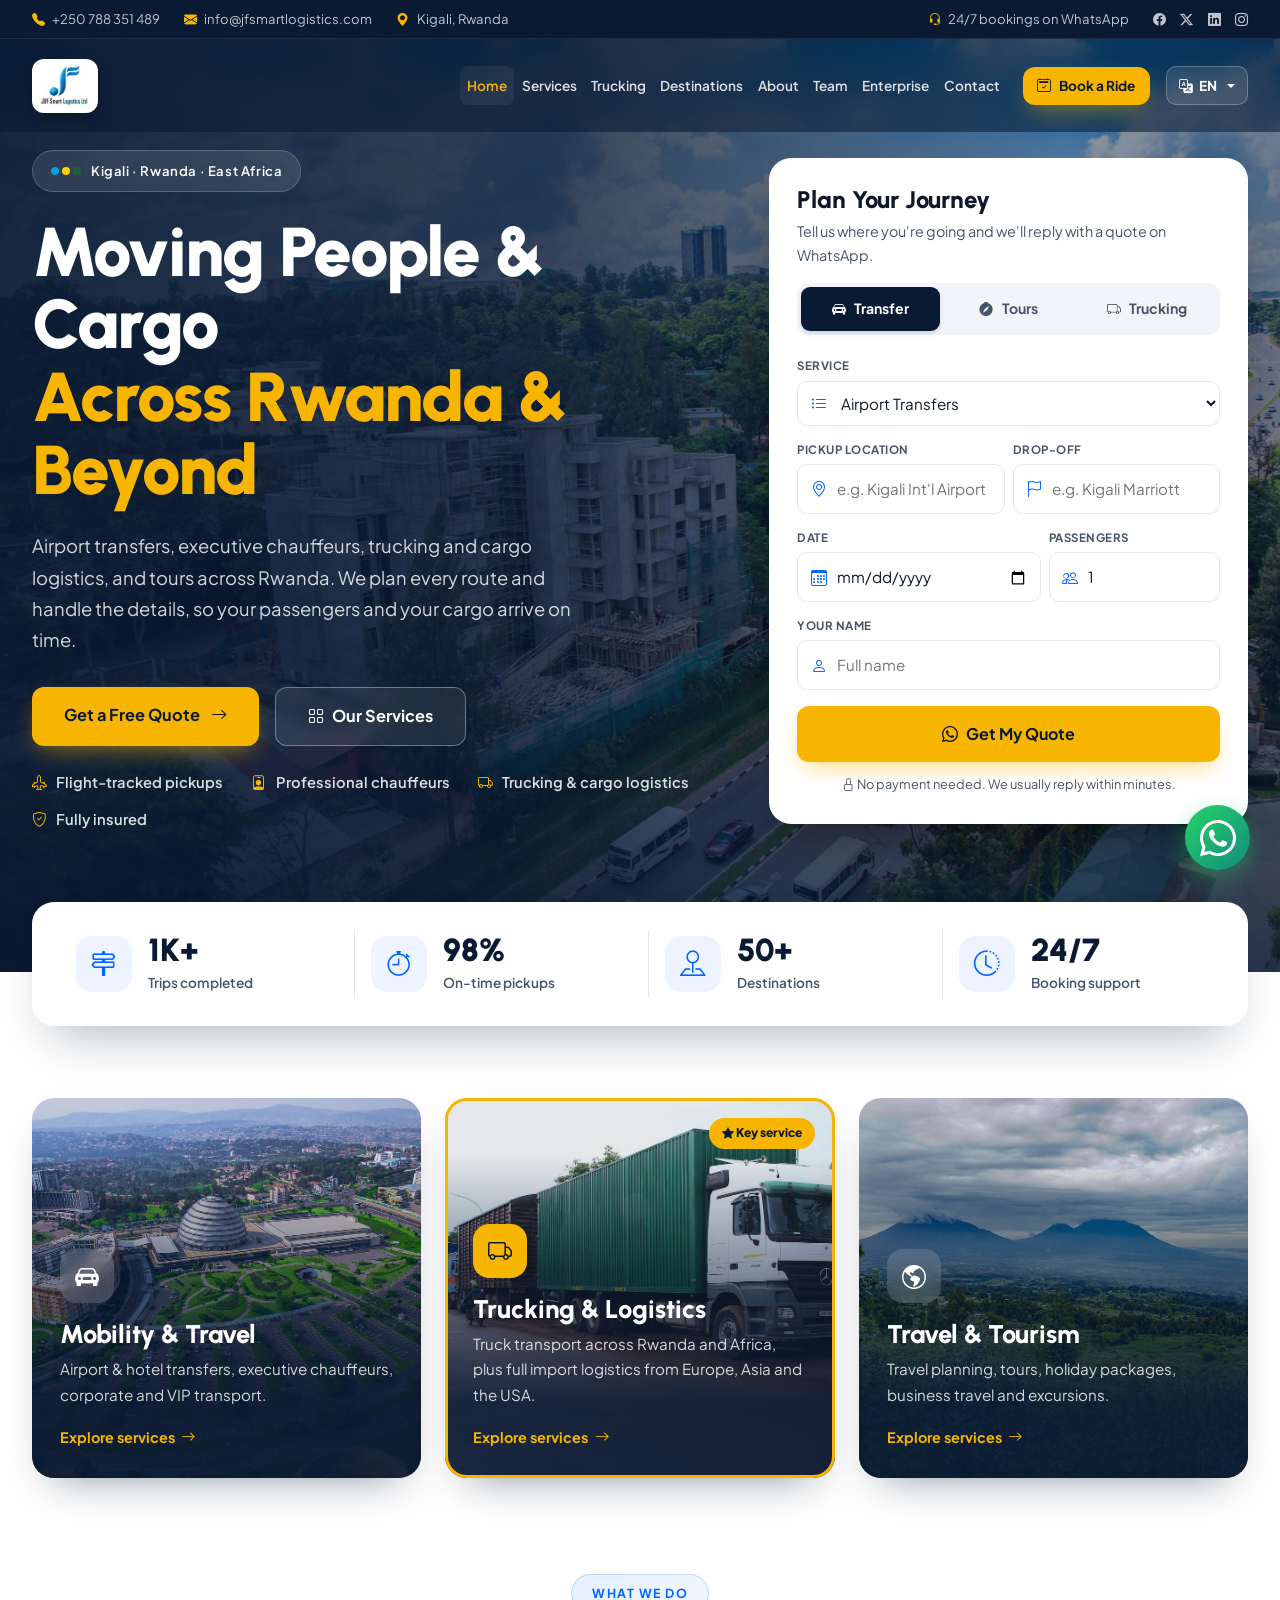
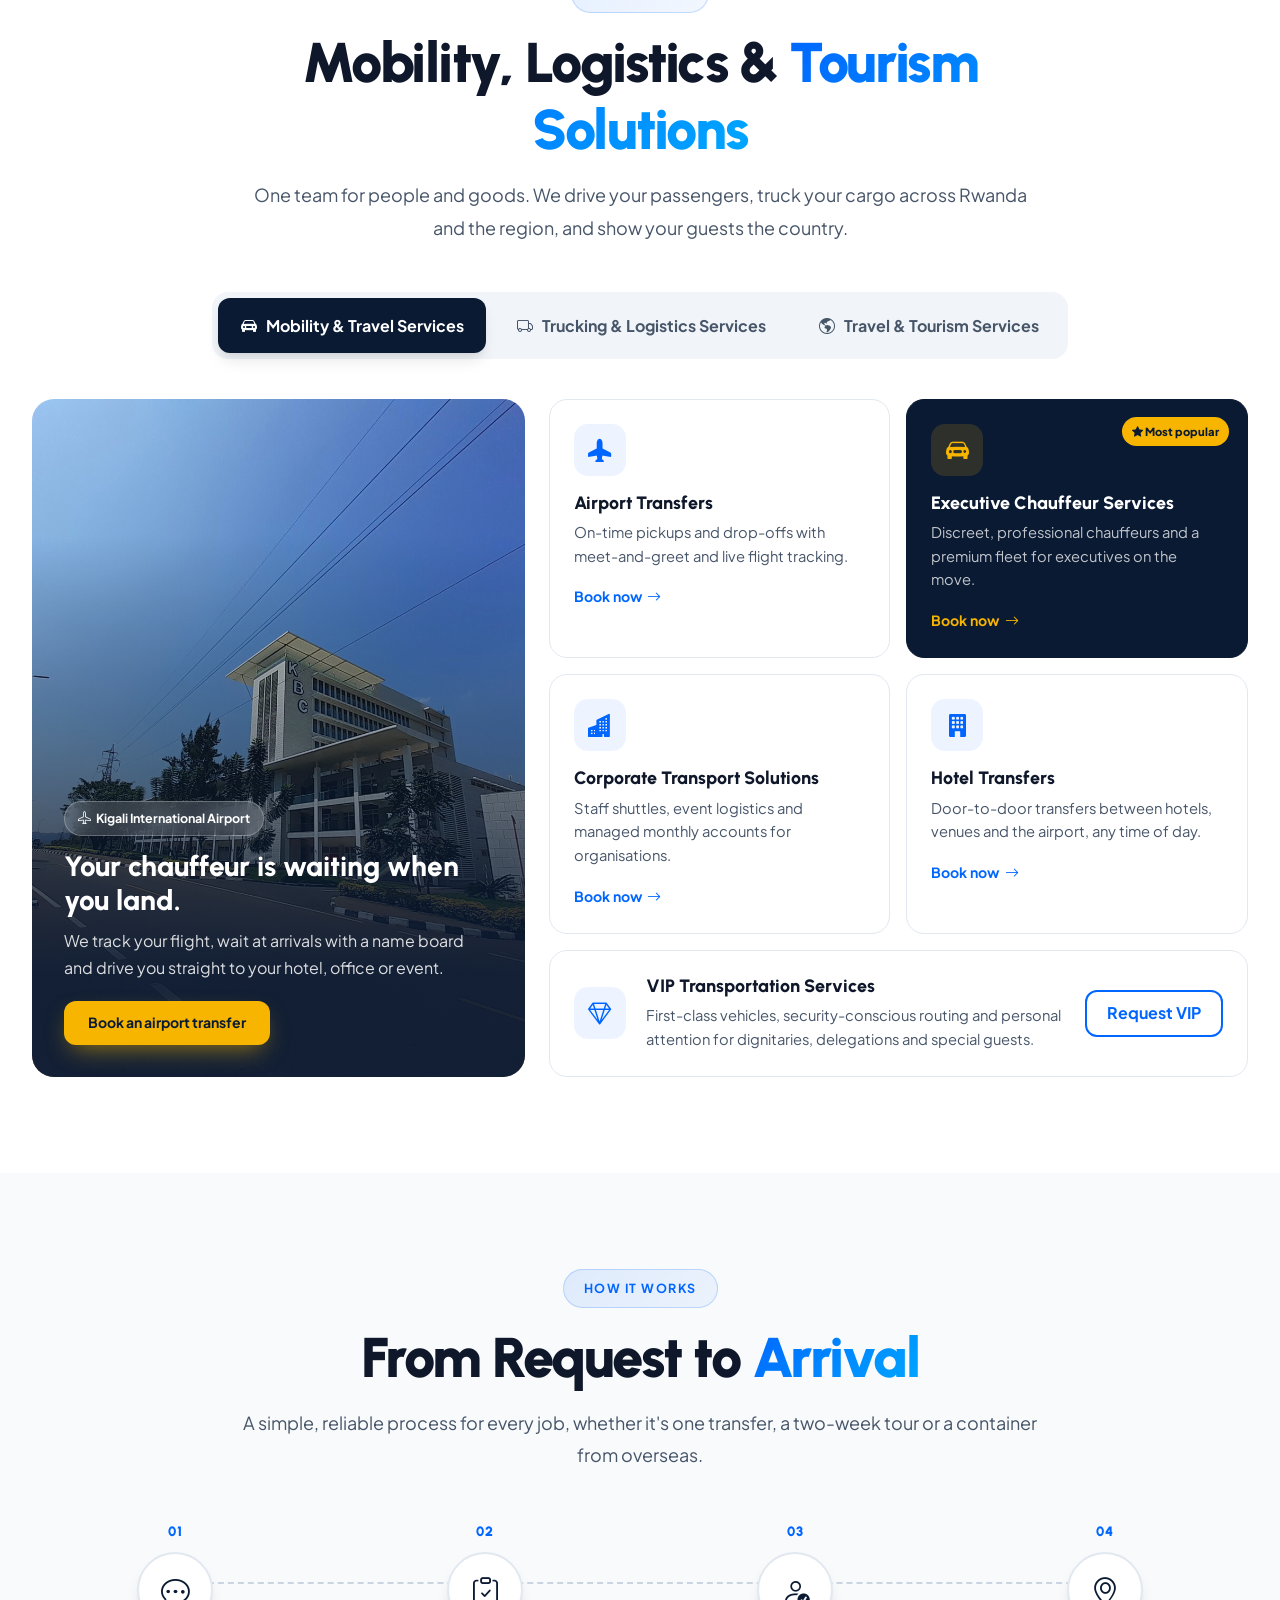
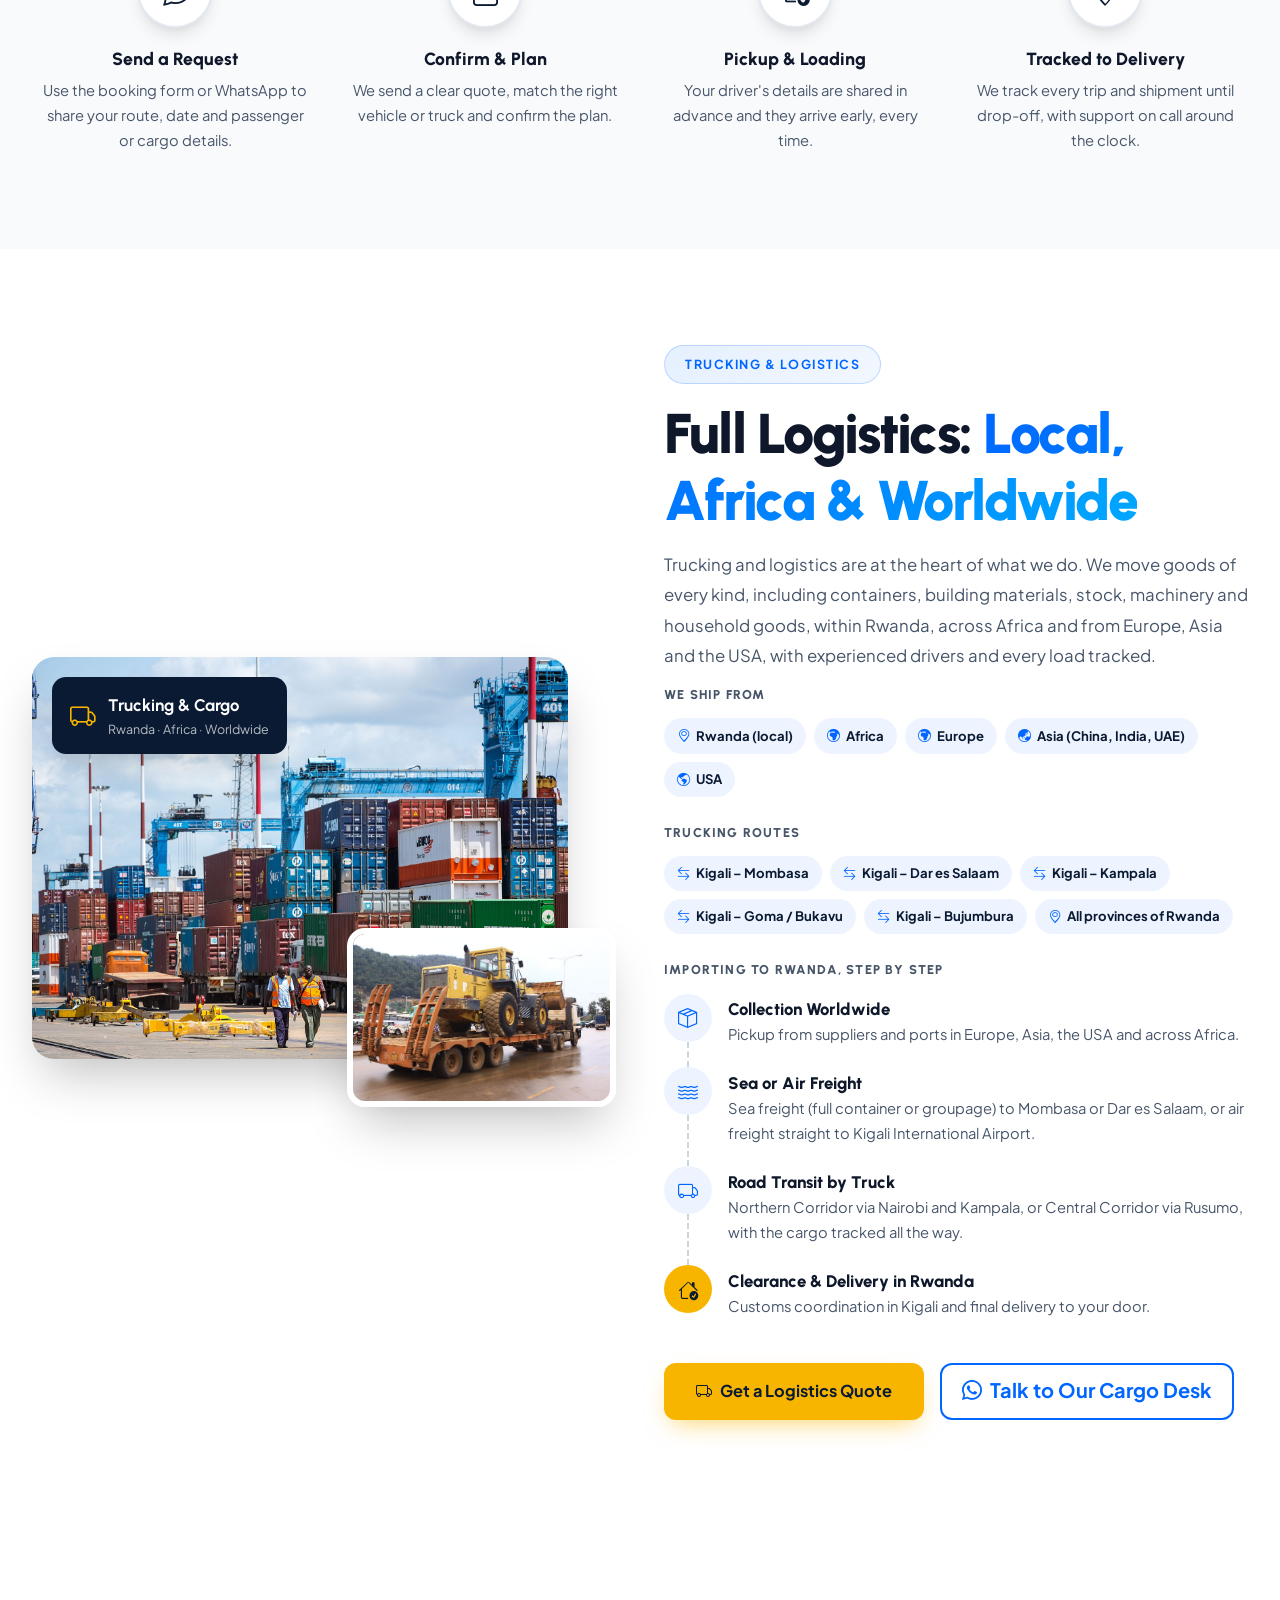
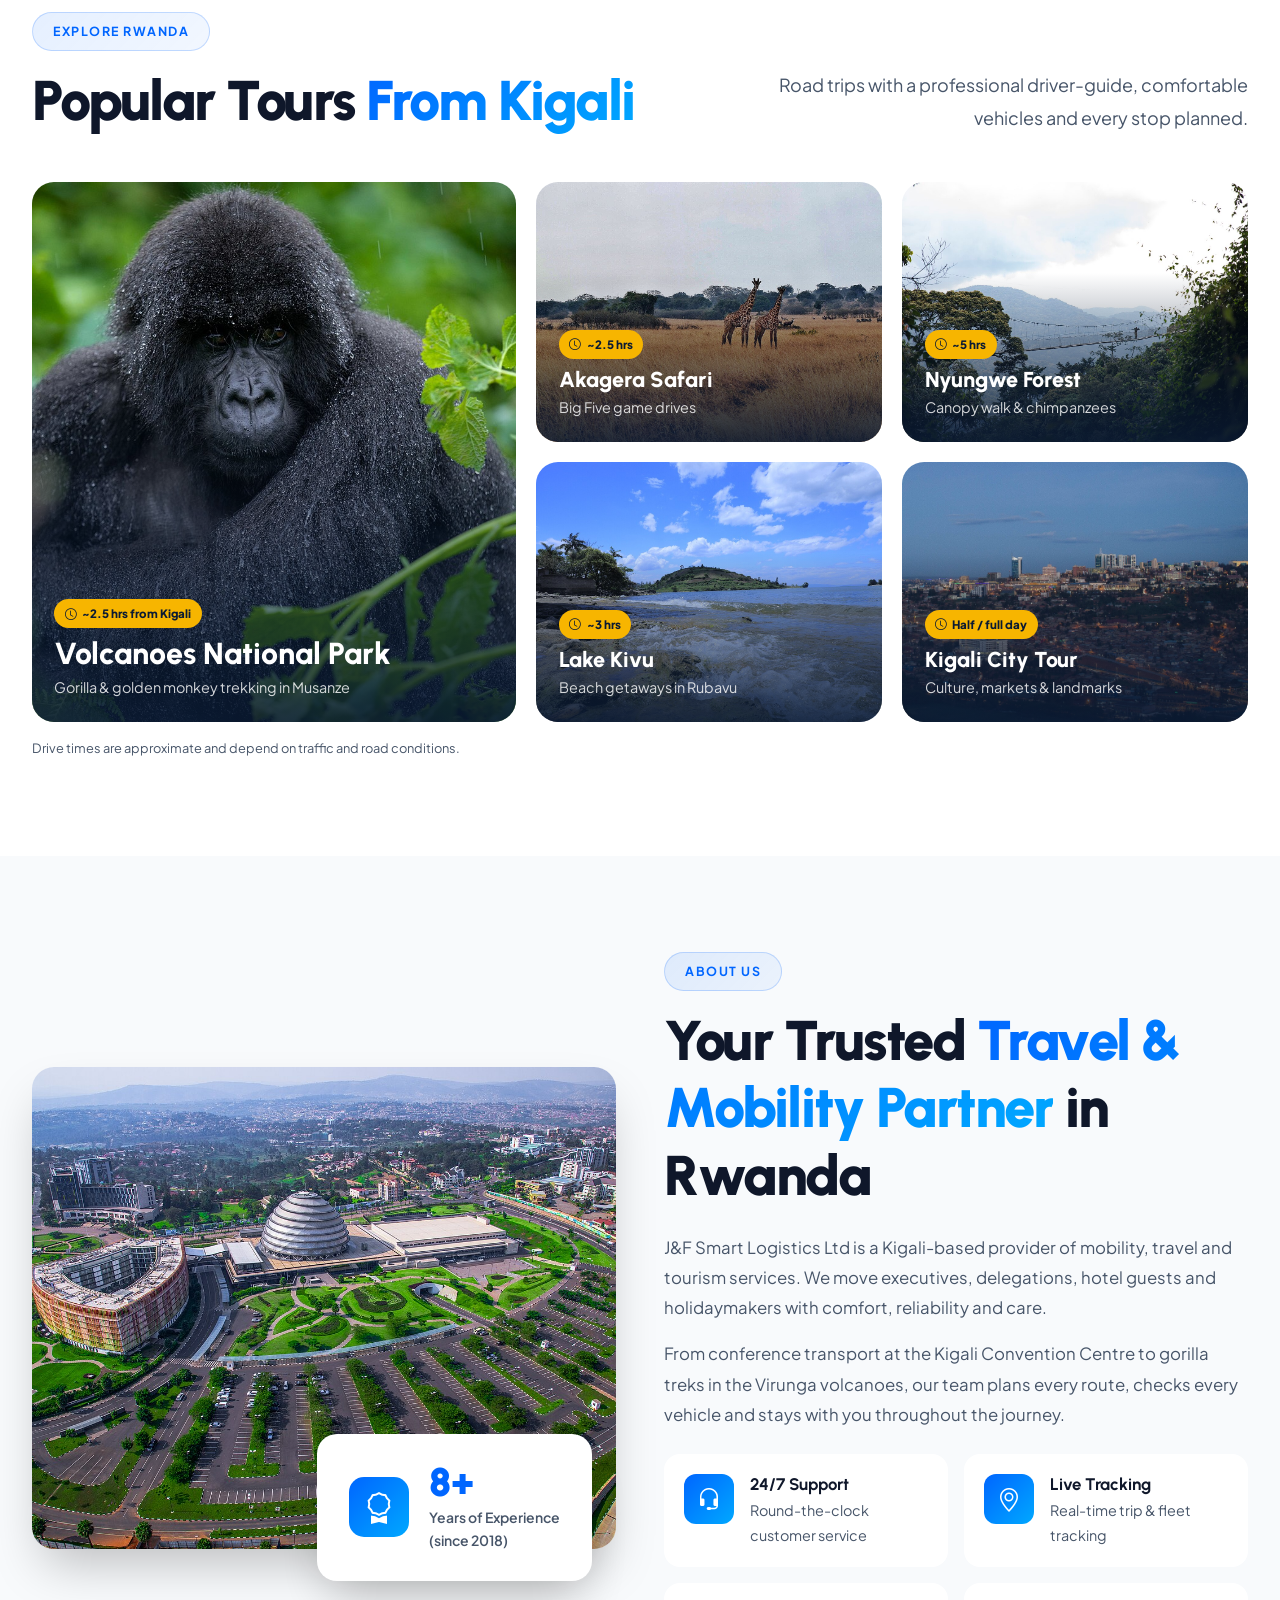
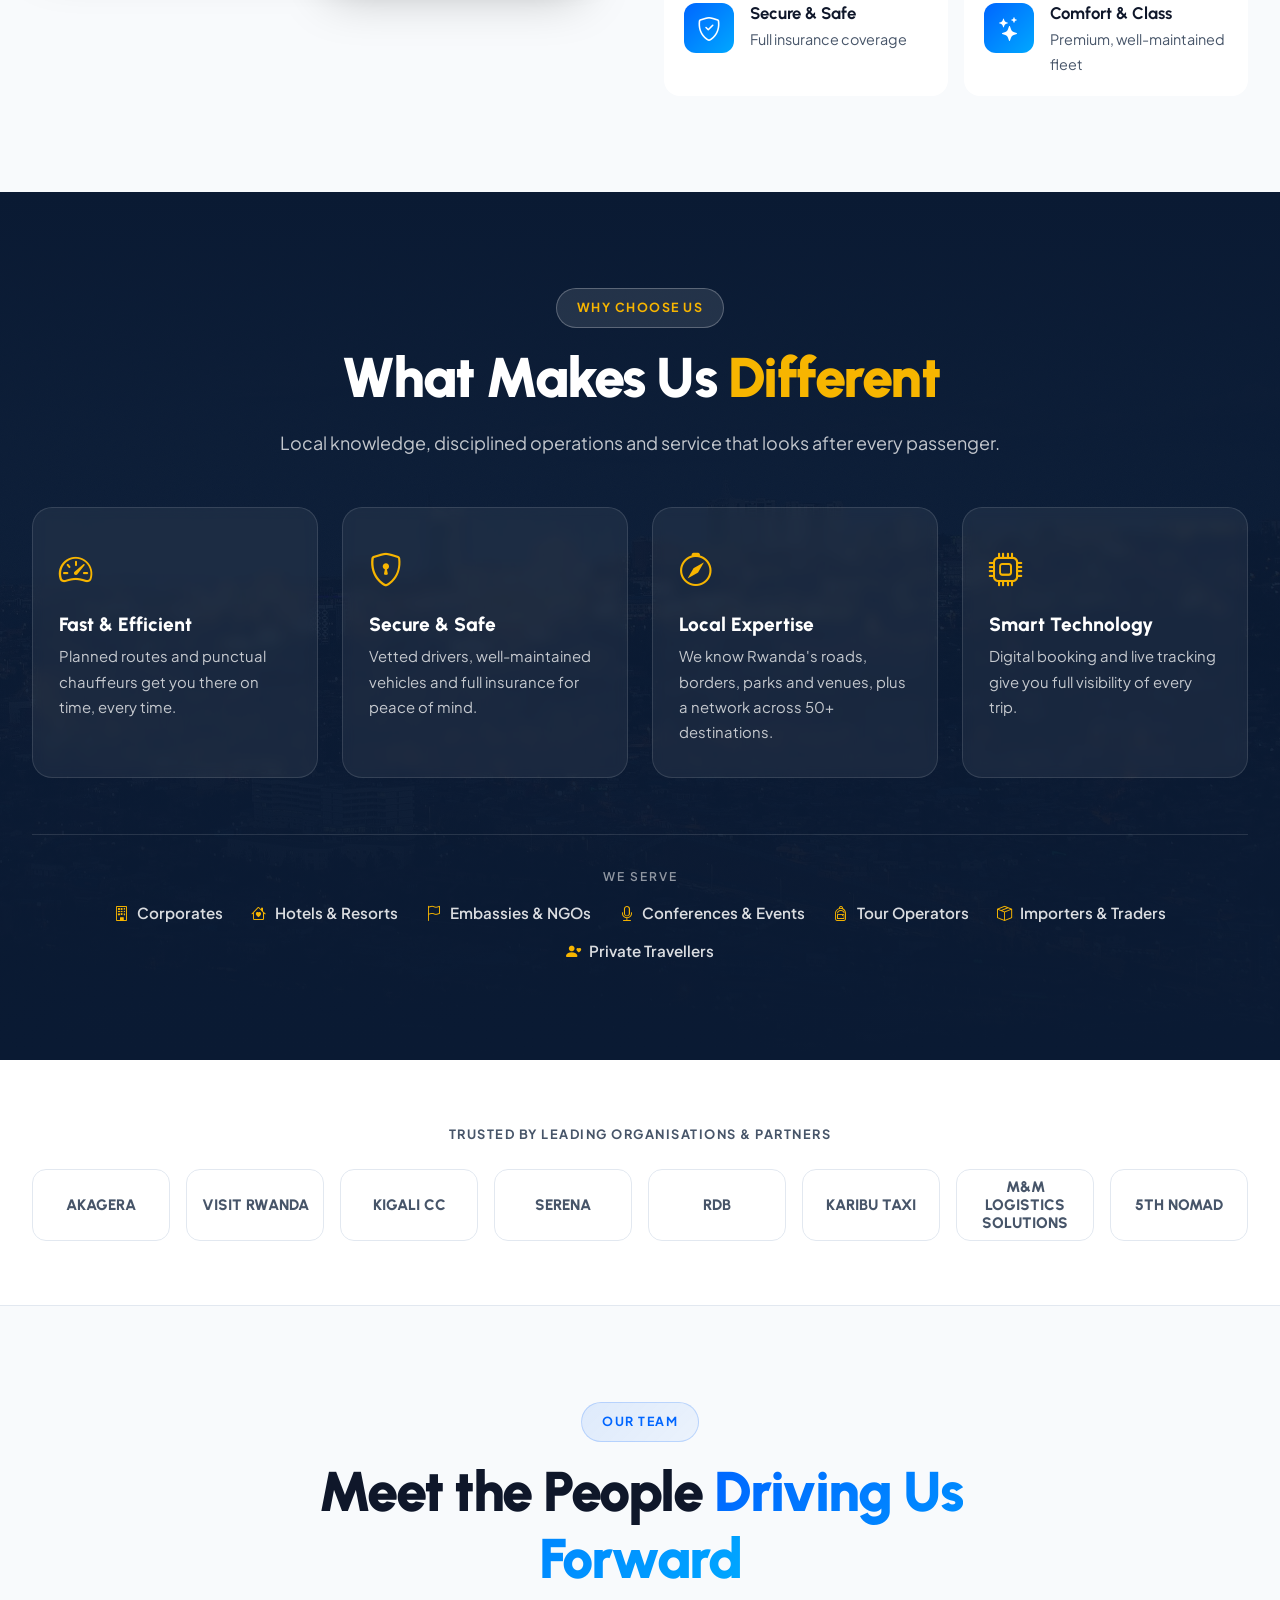
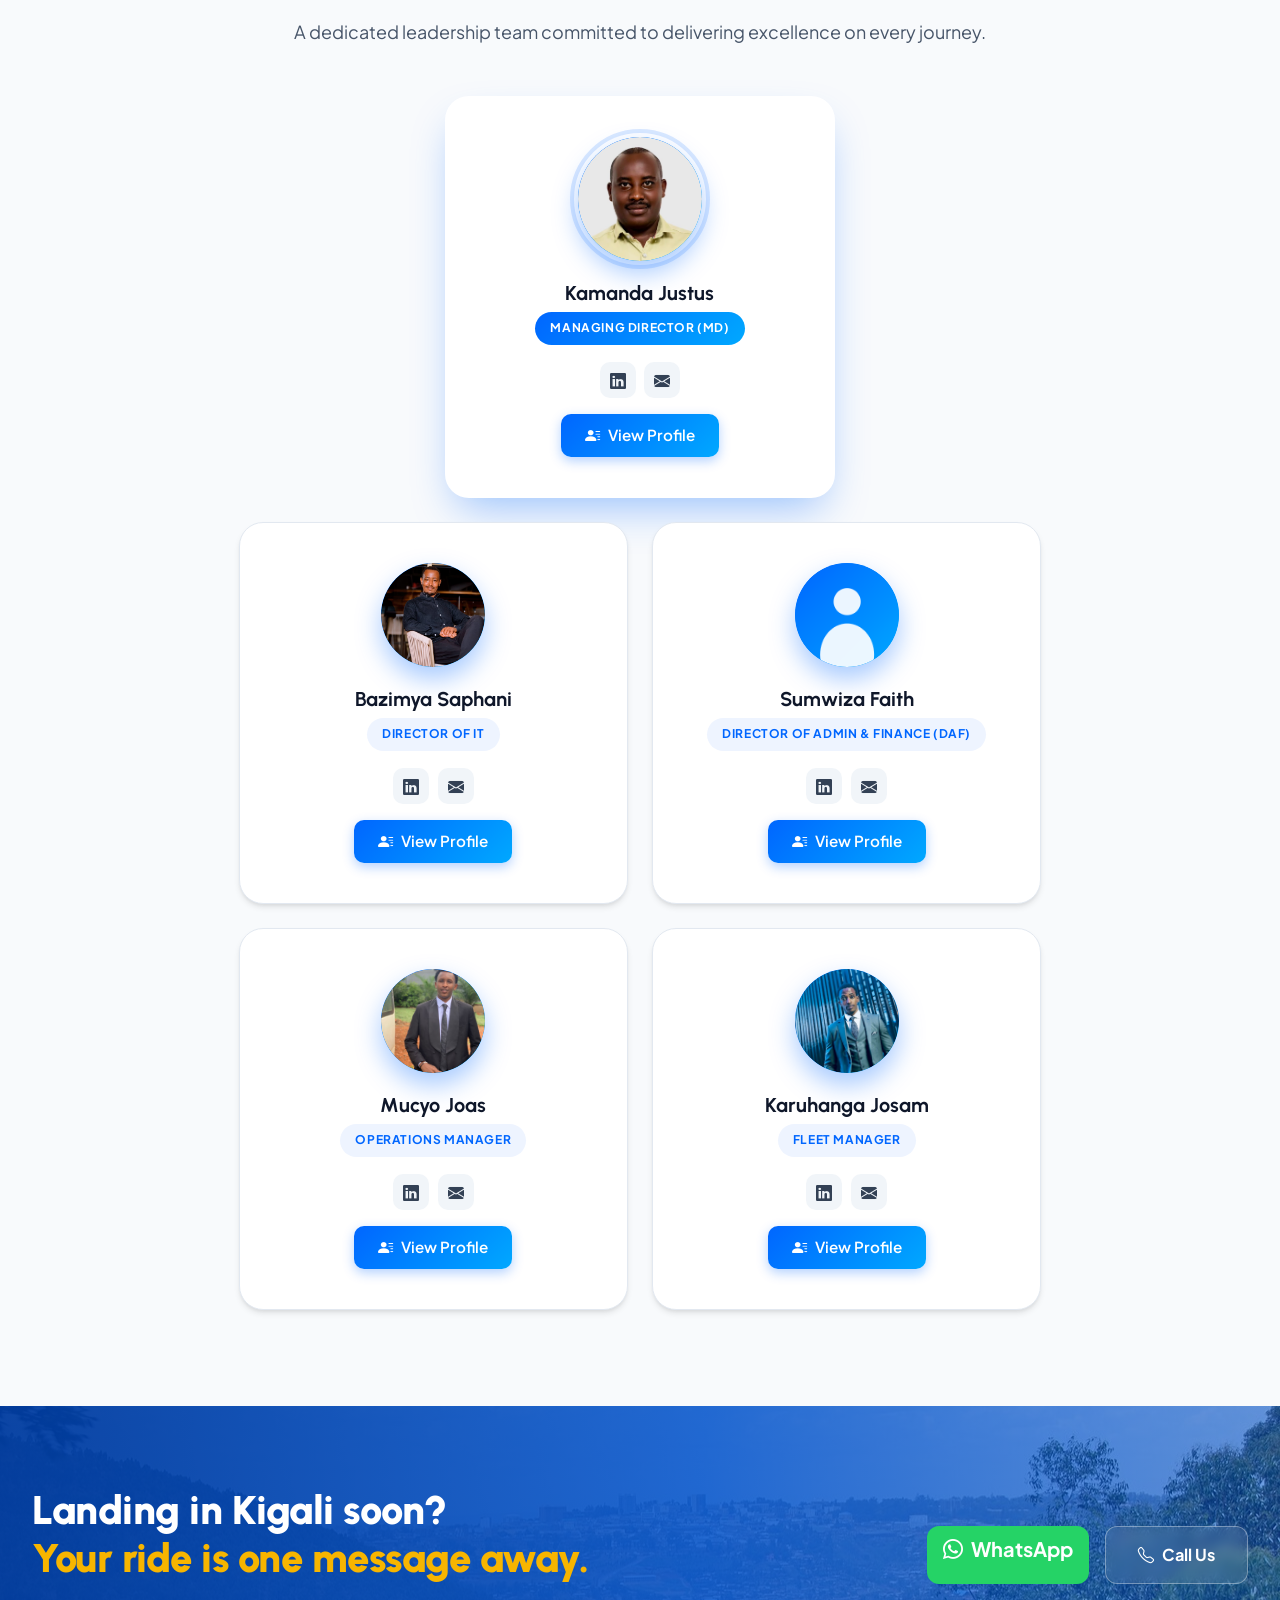
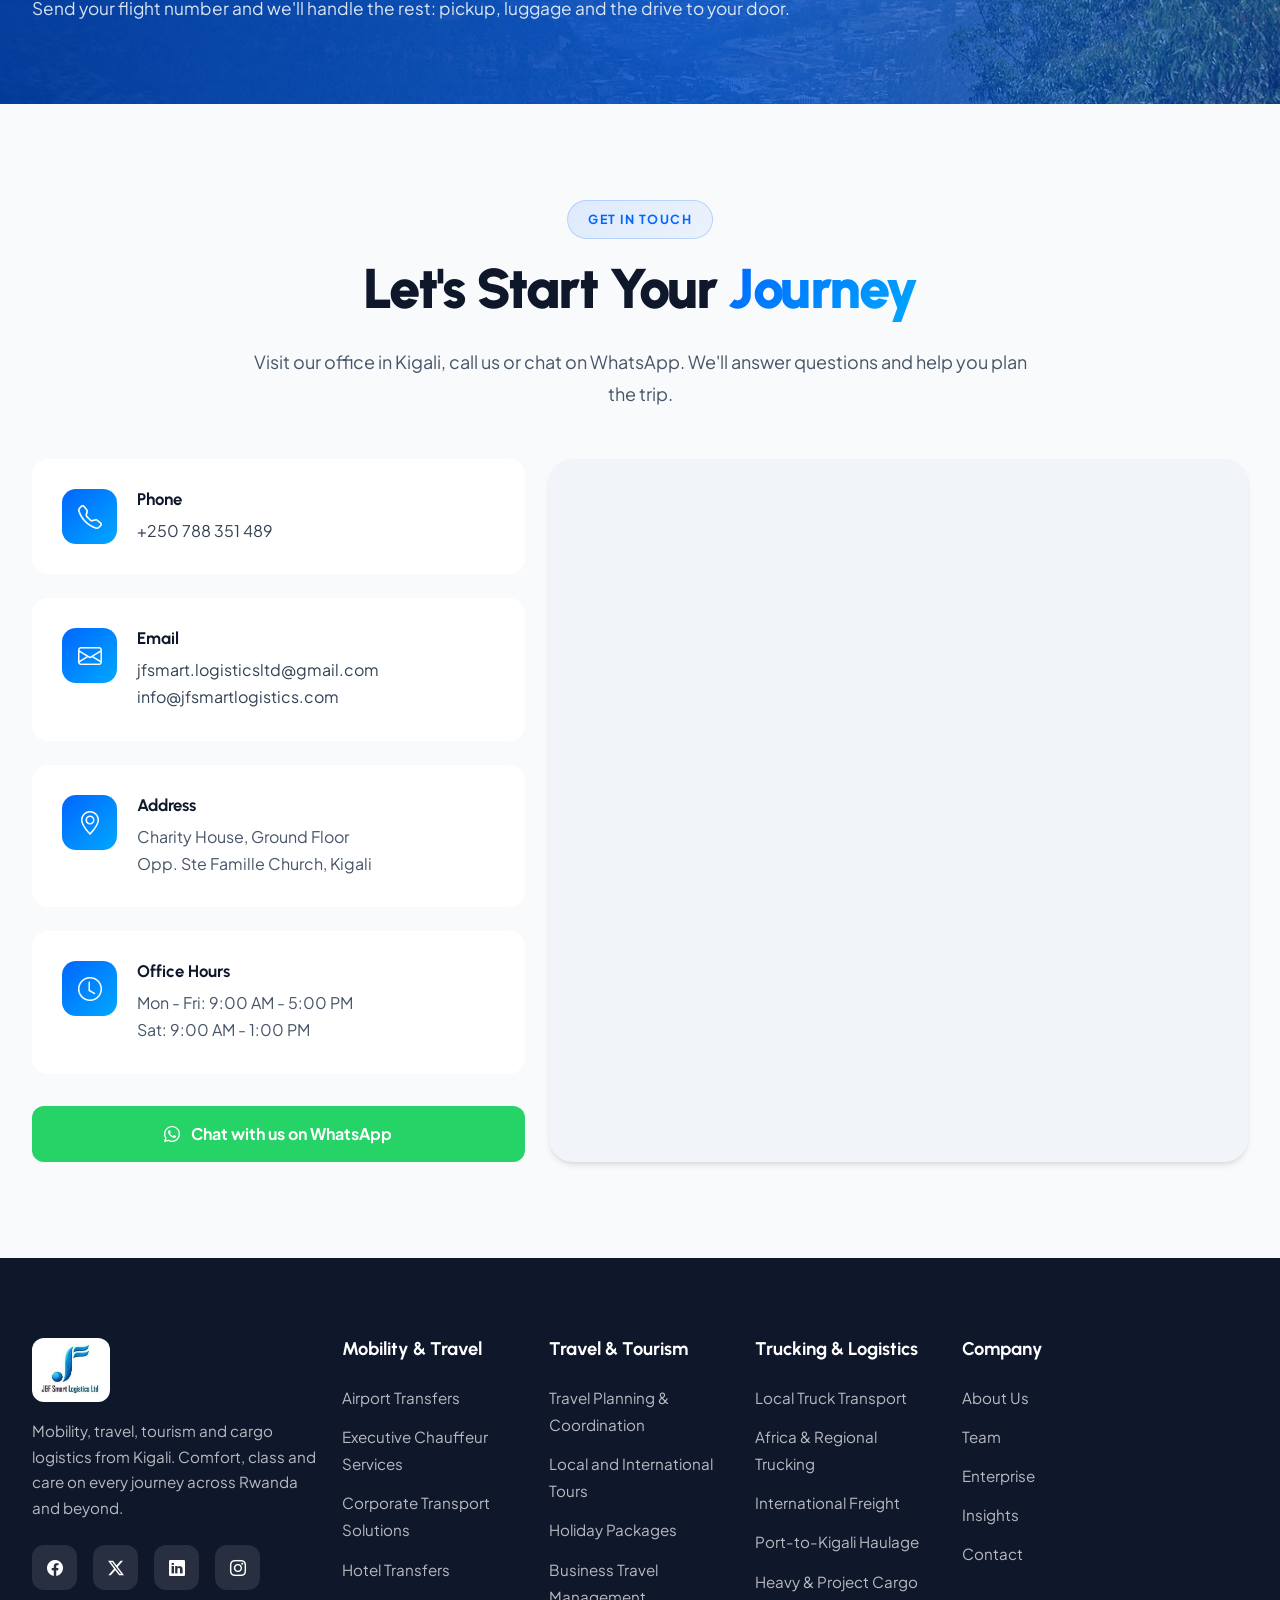
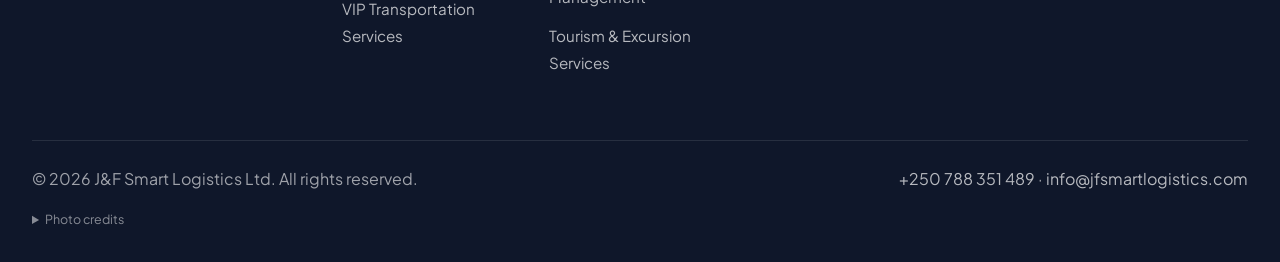
<file: index.html>
<!DOCTYPE html>
<html lang="en">
<head>
    <meta charset="UTF-8">
    <meta name="viewport" content="width=device-width, initial-scale=1.0">
    <meta name="description" content="J&F Smart Logistics Ltd - Mobility, travel & tourism services in Kigali, Rwanda. Airport transfers, executive chauffeur, corporate transport, VIP transport, tours, holiday packages and full trucking & cargo logistics: local, across Africa and from Europe, Asia and the USA.">
    <meta name="keywords" content="airport transfers Kigali, executive chauffeur Rwanda, corporate transport, hotel transfers, VIP transport, travel planning, Rwanda tours, gorilla trekking, holiday packages, business travel, excursions, trucking Rwanda, truck transport, cargo logistics, freight Europe to Rwanda, freight China to Rwanda, shipping USA to Rwanda, air freight Kigali, trucking East Africa, cargo, Mombasa, Dar es Salaam, Kigali, Rwanda">
    <title>J&F Smart Logistics Ltd - Mobility, Travel & Tourism in Rwanda</title>

    <!-- Bootstrap 5.3 CSS -->
    <link href="https://cdn.jsdelivr.net/npm/bootstrap@5.3.0/dist/css/bootstrap.min.css" rel="stylesheet">

    <!-- Bootstrap Icons -->
    <link rel="stylesheet" href="https://cdn.jsdelivr.net/npm/bootstrap-icons@1.11.0/font/bootstrap-icons.css">

    <!-- Google Fonts -->
    <link rel="preconnect" href="https://fonts.googleapis.com">
    <link rel="preconnect" href="https://fonts.gstatic.com" crossorigin>
    <link href="https://fonts.googleapis.com/css2?family=Plus+Jakarta+Sans:wght@300;400;500;600;700;800&family=Urbanist:wght@300;400;500;600;700;800;900&display=swap" rel="stylesheet">

    <!-- AOS Animation Library -->
    <link href="https://unpkg.com/aos@2.3.1/dist/aos.css" rel="stylesheet">

    <!-- Custom CSS -->
    <link rel="stylesheet" href="styles.css">
    <link rel="stylesheet" href="home.css">
</head>
<body class="home">

    <!-- Header: top bar + navigation -->
    <header class="site-header fixed-top" id="siteHeader">
        <div class="topbar d-none d-lg-block">
            <div class="container d-flex justify-content-between align-items-center">
                <div class="topbar-info">
                    <a href="tel:+250788351489"><i class="bi bi-telephone-fill"></i> +250 788 351 489</a>
                    <a href="mailto:info@jfsmartlogistics.com"><i class="bi bi-envelope-fill"></i> info@jfsmartlogistics.com</a>
                    <span data-i18n="siteHeader.01"><i class="bi bi-geo-alt-fill"></i> Kigali, Rwanda</span>
                </div>
                <div class="topbar-info">
                    <span data-i18n="siteHeader.02"><i class="bi bi-headset"></i> 24/7 bookings on WhatsApp</span>
                    <span class="topbar-social">
                        <a href="#" aria-label="Facebook"><i class="bi bi-facebook"></i></a>
                        <a href="#" aria-label="X"><i class="bi bi-twitter-x"></i></a>
                        <a href="#" aria-label="LinkedIn"><i class="bi bi-linkedin"></i></a>
                        <a href="#" aria-label="Instagram"><i class="bi bi-instagram"></i></a>
                    </span>
                </div>
            </div>
        </div>

        <nav class="navbar navbar-expand-lg navbar-dark" id="mainNav">
            <div class="container">
                <a class="navbar-brand d-flex align-items-center" href="#home">
                    <img src="images/logo.png" alt="J&F Smart Logistics Ltd" class="logo-img me-3" id="companyLogo">
                    <div class="brand-info d-none d-sm-flex">
                        <span data-i18n="siteHeader.03" class="brand-tagline">Bridging Global Markets with Confidence</span>
                    </div>
                </a>
                <div class="dropdown lang-switch ms-auto me-2 ms-lg-3 me-lg-0 order-lg-3">
                    <button class="lang-btn dropdown-toggle" type="button" data-bs-toggle="dropdown" aria-expanded="false" aria-label="Change language">
                        <i class="bi bi-translate"></i> <span class="lang-current">EN</span>
                    </button>
                    <ul class="dropdown-menu dropdown-menu-end">
                        <li><a class="dropdown-item" href="?lang=en" data-lang="en">English</a></li>
                        <li><a class="dropdown-item" href="?lang=fr" data-lang="fr">Français</a></li>
                        <li><a class="dropdown-item" href="?lang=es" data-lang="es">Español</a></li>
                        <li><a class="dropdown-item" href="?lang=zh" data-lang="zh">中文</a></li>
                    </ul>
                </div>
                <button class="navbar-toggler" type="button" data-bs-toggle="collapse" data-bs-target="#navbarNav" aria-label="Toggle navigation">
                    <span class="navbar-toggler-icon"></span>
                </button>
                <div class="collapse navbar-collapse order-lg-2" id="navbarNav">
                    <ul class="navbar-nav ms-auto align-items-lg-center">
                        <li class="nav-item"><a data-i18n="siteHeader.04" class="nav-link" href="#home">Home</a></li>
                        <li class="nav-item"><a data-i18n="siteHeader.05" class="nav-link" href="#services">Services</a></li>
                        <li class="nav-item"><a data-i18n="siteHeader.06" class="nav-link" href="#freight">Trucking</a></li>
                        <li class="nav-item"><a data-i18n="siteHeader.07" class="nav-link" href="#destinations">Destinations</a></li>
                        <li class="nav-item"><a data-i18n="siteHeader.08" class="nav-link" href="#about">About</a></li>
                        <li class="nav-item"><a data-i18n="siteHeader.09" class="nav-link" href="#team">Team</a></li>
                        <li class="nav-item"><a data-i18n="siteHeader.10" class="nav-link" href="corporate.html">Enterprise</a></li>
                        <li class="nav-item"><a data-i18n="siteHeader.11" class="nav-link" href="#contact">Contact</a></li>
                        <li class="nav-item ms-lg-3">
                            <a data-i18n="siteHeader.12" class="btn btn-accent" href="#book">
                                <i class="bi bi-calendar2-check me-2"></i>Book a Ride
                            </a>
                        </li>
                    </ul>
                </div>
            </div>
        </nav>
    </header>

    <!-- Hero -->
    <section id="home" class="hero-rw">
        <div class="hero-rw-bg" style="background-image:url('images/rw-hero-kigali.jpg')"></div>
        <div class="hero-rw-overlay"></div>
        <div class="container position-relative">
            <div class="row align-items-center g-5 hero-rw-row">
                <div class="col-lg-7" data-aos="fade-up">
                    <span data-i18n="home.01" class="hero-rw-badge">
                        <span class="flag-dots"><i></i><i></i><i></i></span>
                        Kigali &middot; Rwanda &middot; East Africa
                    </span>
                    <h1 data-i18n="home.02" class="hero-rw-title">
                        Moving People &amp; Cargo
                        <span class="text-accent">Across Rwanda &amp; Beyond</span>
                    </h1>
                    <p data-i18n="home.03" class="hero-rw-lead">
                        Airport transfers, executive chauffeurs, trucking and cargo logistics, and tours
                        across Rwanda. We plan every route and handle the details, so your
                        passengers and your cargo arrive on time.
                    </p>
                    <div class="d-flex gap-3 flex-wrap mb-4">
                        <a data-i18n="home.04" href="#book" class="btn btn-accent btn-lg">Get a Free Quote <i class="bi bi-arrow-right ms-2"></i></a>
                        <a data-i18n="home.05" href="#services" class="btn btn-ghost btn-lg"><i class="bi bi-grid me-2"></i>Our Services</a>
                    </div>
                    <ul class="hero-rw-points">
                        <li data-i18n="home.06"><i class="bi bi-airplane-engines"></i> Flight-tracked pickups</li>
                        <li data-i18n="home.07"><i class="bi bi-person-badge"></i> Professional chauffeurs</li>
                        <li data-i18n="home.08"><i class="bi bi-truck"></i> Trucking &amp; cargo logistics</li>
                        <li data-i18n="home.09"><i class="bi bi-shield-check"></i> Fully insured</li>
                    </ul>
                </div>

                <!-- Booking card -->
                <div class="col-lg-5" data-aos="fade-up" data-aos-delay="150">
                    <div class="booking-card" id="book">
                        <div class="booking-head">
                            <h2 data-i18n="home.10">Plan Your Journey</h2>
                            <p data-i18n="home.11">Tell us where you're going and we'll reply with a quote on WhatsApp.</p>
                        </div>
                        <div class="booking-tabs" role="tablist">
                            <button data-i18n="home.12" type="button" class="active" data-mode="mobility"><i class="bi bi-car-front-fill"></i> Transfer</button>
                            <button data-i18n="home.13" type="button" data-mode="tourism"><i class="bi bi-compass-fill"></i> Tours</button>
                            <button data-i18n="home.14" type="button" data-mode="freight"><i class="bi bi-truck"></i> Trucking</button>
                        </div>
                        <form id="bookingForm" novalidate>
                            <div class="row g-2">
                                <div class="col-12">
                                    <label data-i18n="home.15" class="bk-label" for="bkService">Service</label>
                                    <div class="bk-field"><i class="bi bi-list-ul"></i>
                                        <select id="bkService" required></select>
                                    </div>
                                </div>
                                <div class="col-sm-6">
                                    <label class="bk-label" for="bkFrom" id="bkFromLabel">Pickup location</label>
                                    <div class="bk-field"><i class="bi bi-geo-alt"></i>
                                        <input type="text" id="bkFrom" placeholder="e.g. Kigali Int'l Airport" required>
                                    </div>
                                </div>
                                <div class="col-sm-6">
                                    <label class="bk-label" for="bkTo" id="bkToLabel">Drop-off</label>
                                    <div class="bk-field"><i class="bi bi-flag"></i>
                                        <input type="text" id="bkTo" placeholder="e.g. Kigali Marriott" required>
                                    </div>
                                </div>
                                <div class="col-7">
                                    <label class="bk-label" for="bkDate">Date</label>
                                    <div class="bk-field"><i class="bi bi-calendar3"></i>
                                        <input type="date" id="bkDate" required>
                                    </div>
                                </div>
                                <div class="col-5">
                                    <label class="bk-label" for="bkPax" id="bkPaxLabel">Passengers</label>
                                    <div class="bk-field"><i class="bi bi-people"></i>
                                        <input type="number" id="bkPax" min="1" max="60" value="1" required>
                                    </div>
                                </div>
                                <div class="col-12">
                                    <label data-i18n="home.20" class="bk-label" for="bkName">Your name</label>
                                    <div class="bk-field"><i class="bi bi-person"></i>
                                        <input type="text" id="bkName" placeholder="Full name" required>
                                    </div>
                                </div>
                            </div>
                            <button data-i18n="home.21" type="submit" class="btn btn-accent w-100 mt-3 py-3">
                                <i class="bi bi-whatsapp me-2"></i>Get My Quote
                            </button>
                            <p data-i18n="home.22" class="booking-note"><i class="bi bi-lock"></i> No payment needed. We usually reply within minutes.</p>
                        </form>
                    </div>
                </div>
            </div>
        </div>
    </section>

    <!-- Stats strip -->
    <section class="stats-strip">
        <div class="container">
            <div class="stats-card" data-aos="fade-up">
                <div class="stat-item">
                    <i class="bi bi-signpost-2"></i>
                    <div><span class="stat-num" data-count="1000" data-suffix="+" data-compact="true">1K+</span><span data-i18n="stats-strip.01" class="stat-cap">Trips completed</span></div>
                </div>
                <div class="stat-item">
                    <i class="bi bi-stopwatch"></i>
                    <div><span class="stat-num" data-count="98" data-suffix="%">98%</span><span data-i18n="stats-strip.02" class="stat-cap">On-time pickups</span></div>
                </div>
                <div class="stat-item">
                    <i class="bi bi-pin-map"></i>
                    <div><span class="stat-num" data-count="50" data-suffix="+">50+</span><span data-i18n="stats-strip.03" class="stat-cap">Destinations</span></div>
                </div>
                <div class="stat-item">
                    <i class="bi bi-clock-history"></i>
                    <div><span class="stat-num">24/7</span><span data-i18n="stats-strip.04" class="stat-cap">Booking support</span></div>
                </div>
            </div>
        </div>
    </section>

    <!-- Core services overview -->
    <section class="core-rw">
        <div class="container">
            <div class="row g-4">
                <div class="col-lg-4" data-aos="fade-up">
                    <a href="#services" class="core-card" data-tab="#tab-mobility">
                        <img src="images/rw-convention.jpg" alt="Kigali Convention Centre and city roads" loading="lazy">
                        <div class="core-body">
                            <span class="core-icon"><i class="bi bi-car-front-fill"></i></span>
                            <h3 data-i18n="core.01">Mobility &amp; Travel</h3>
                            <p data-i18n="core.02">Airport &amp; hotel transfers, executive chauffeurs, corporate and VIP transport.</p>
                            <span data-i18n="core.03" class="core-more">Explore services <i class="bi bi-arrow-right"></i></span>
                        </div>
                    </a>
                </div>
                <div class="col-lg-4" data-aos="fade-up" data-aos-delay="100">
                    <a href="#services" class="core-card is-key" data-tab="#tab-freight">
                        <img src="images/rw-trucks.jpg" alt="Container trucks in Kigali" loading="lazy">
                        <span data-i18n="core.04" class="core-flag"><i class="bi bi-star-fill"></i> Key service</span>
                        <div class="core-body">
                            <span class="core-icon"><i class="bi bi-truck"></i></span>
                            <h3 data-i18n="core.05">Trucking &amp; Logistics</h3>
                            <p data-i18n="core.06">Truck transport across Rwanda and Africa, plus full import logistics from Europe, Asia and the USA.</p>
                            <span data-i18n="core.07" class="core-more">Explore services <i class="bi bi-arrow-right"></i></span>
                        </div>
                    </a>
                </div>
                <div class="col-lg-4" data-aos="fade-up" data-aos-delay="200">
                    <a href="#services" class="core-card" data-tab="#tab-tourism">
                        <img src="images/rw-volcanoes.jpg" alt="Virunga volcanoes, Rwanda" loading="lazy">
                        <div class="core-body">
                            <span class="core-icon"><i class="bi bi-globe-americas"></i></span>
                            <h3 data-i18n="core.08">Travel &amp; Tourism</h3>
                            <p data-i18n="core.09">Travel planning, tours, holiday packages, business travel and excursions.</p>
                            <span data-i18n="core.10" class="core-more">Explore services <i class="bi bi-arrow-right"></i></span>
                        </div>
                    </a>
                </div>
            </div>
        </div>
    </section>

    <!-- Services -->
    <section id="services" class="section-pad services-rw">
        <div class="container">
            <div class="row justify-content-center mb-5">
                <div class="col-lg-8 text-center" data-aos="fade-up">
                    <span data-i18n="services.01" class="section-badge">What We Do</span>
                    <h2 data-i18n="services.02" class="section-title mt-3 mb-3">Mobility, Logistics &amp; <span class="gradient-text">Tourism Solutions</span></h2>
                    <p data-i18n="services.03" class="section-description">
                        One team for people and goods. We drive your passengers, truck your cargo
                        across Rwanda and the region, and show your guests the country.
                    </p>
                </div>
            </div>

            <div class="service-switch" role="tablist" data-aos="fade-up">
                <button data-i18n="services.04" class="active" data-bs-toggle="pill" data-bs-target="#tab-mobility" type="button" role="tab">
                    <i class="bi bi-car-front-fill"></i> Mobility &amp; Travel Services
                </button>
                <button data-i18n="services.05" data-bs-toggle="pill" data-bs-target="#tab-freight" type="button" role="tab">
                    <i class="bi bi-truck"></i> Trucking &amp; Logistics Services
                </button>
                <button data-i18n="services.06" data-bs-toggle="pill" data-bs-target="#tab-tourism" type="button" role="tab">
                    <i class="bi bi-globe-americas"></i> Travel &amp; Tourism Services
                </button>
            </div>

            <div class="tab-content">
                <!-- Mobility & Travel -->
                <div class="tab-pane fade show active" id="tab-mobility" role="tabpanel">
                    <div class="row g-4 align-items-stretch">
                        <div class="col-lg-5">
                            <div class="service-feature" style="background-image:url('images/rw-kigali-business.jpg')">
                                <div class="service-feature-body">
                                    <span data-i18n="services.07" class="chip"><i class="bi bi-airplane"></i> Kigali International Airport</span>
                                    <h3 data-i18n="services.08">Your chauffeur is waiting when you land.</h3>
                                    <p data-i18n="services.09">We track your flight, wait at arrivals with a name board and drive you straight to your hotel, office or event.</p>
                                    <a data-i18n="services.10" href="#book" class="btn btn-accent btn-sm" data-book="Airport Transfers">Book an airport transfer</a>
                                </div>
                            </div>
                        </div>
                        <div class="col-lg-7">
                            <div class="row g-3">
                                <div class="col-md-6">
                                    <article class="svc-card">
                                        <div class="svc-icon"><i class="bi bi-airplane-fill"></i></div>
                                        <h4 data-i18n="services.11">Airport Transfers</h4>
                                        <p data-i18n="services.12">On-time pickups and drop-offs with meet-and-greet and live flight tracking.</p>
                                        <a data-i18n="services.13" href="#book" class="svc-link" data-book="Airport Transfers">Book now <i class="bi bi-arrow-right"></i></a>
                                    </article>
                                </div>
                                <div class="col-md-6">
                                    <article class="svc-card is-featured">
                                        <span data-i18n="services.14" class="svc-tag"><i class="bi bi-star-fill"></i> Most popular</span>
                                        <div class="svc-icon"><i class="bi bi-car-front-fill"></i></div>
                                        <h4 data-i18n="services.15">Executive Chauffeur Services</h4>
                                        <p data-i18n="services.16">Discreet, professional chauffeurs and a premium fleet for executives on the move.</p>
                                        <a data-i18n="services.17" href="#book" class="svc-link" data-book="Executive Chauffeur Services">Book now <i class="bi bi-arrow-right"></i></a>
                                    </article>
                                </div>
                                <div class="col-md-6">
                                    <article class="svc-card">
                                        <div class="svc-icon"><i class="bi bi-buildings-fill"></i></div>
                                        <h4 data-i18n="services.18">Corporate Transport Solutions</h4>
                                        <p data-i18n="services.19">Staff shuttles, event logistics and managed monthly accounts for organisations.</p>
                                        <a data-i18n="services.20" href="#book" class="svc-link" data-book="Corporate Transport Solutions">Book now <i class="bi bi-arrow-right"></i></a>
                                    </article>
                                </div>
                                <div class="col-md-6">
                                    <article class="svc-card">
                                        <div class="svc-icon"><i class="bi bi-building-fill"></i></div>
                                        <h4 data-i18n="services.21">Hotel Transfers</h4>
                                        <p data-i18n="services.22">Door-to-door transfers between hotels, venues and the airport, any time of day.</p>
                                        <a data-i18n="services.23" href="#book" class="svc-link" data-book="Hotel Transfers">Book now <i class="bi bi-arrow-right"></i></a>
                                    </article>
                                </div>
                                <div class="col-12">
                                    <article class="svc-card svc-wide">
                                        <div class="svc-icon"><i class="bi bi-gem"></i></div>
                                        <div>
                                            <h4 data-i18n="services.24">VIP Transportation Services</h4>
                                            <p data-i18n="services.25">First-class vehicles, security-conscious routing and personal attention for dignitaries, delegations and special guests.</p>
                                        </div>
                                        <a data-i18n="services.26" href="#book" class="btn btn-outline-brand" data-book="VIP Transportation Services">Request VIP</a>
                                    </article>
                                </div>
                            </div>
                        </div>
                    </div>
                </div>

                <!-- Travel & Tourism -->
                <div class="tab-pane fade" id="tab-tourism" role="tabpanel">
                    <div class="row g-4 align-items-stretch">
                        <div class="col-lg-5">
                            <div class="service-feature" style="background-image:url('images/rw-volcanoes.jpg')">
                                <div class="service-feature-body">
                                    <span data-i18n="services.27" class="chip"><i class="bi bi-tree"></i> Volcanoes National Park</span>
                                    <h3 data-i18n="services.28">See the land of a thousand hills.</h3>
                                    <p data-i18n="services.29">Gorilla trekking, safaris, lake getaways and city tours. We plan the itinerary, drive you and book the permits.</p>
                                    <a data-i18n="services.30" href="#book" class="btn btn-accent btn-sm" data-book="Local and International Tours">Plan a tour</a>
                                </div>
                            </div>
                        </div>
                        <div class="col-lg-7">
                            <div class="row g-3">
                                <div class="col-md-6">
                                    <article class="svc-card">
                                        <div class="svc-icon"><i class="bi bi-map-fill"></i></div>
                                        <h4 data-i18n="services.31">Travel Planning &amp; Coordination</h4>
                                        <p data-i18n="services.32">End-to-end itineraries covering flights, hotels, permits and transport, all in one plan.</p>
                                        <a data-i18n="services.33" href="#book" class="svc-link" data-book="Travel Planning & Coordination">Enquire <i class="bi bi-arrow-right"></i></a>
                                    </article>
                                </div>
                                <div class="col-md-6">
                                    <article class="svc-card is-featured">
                                        <span data-i18n="services.34" class="svc-tag"><i class="bi bi-star-fill"></i> Guest favourite</span>
                                        <div class="svc-icon"><i class="bi bi-signpost-split-fill"></i></div>
                                        <h4 data-i18n="services.35">Local and International Tours</h4>
                                        <p data-i18n="services.36">Guided tours across Rwanda and the region, from Kigali to Musanze, Akagera and beyond.</p>
                                        <a data-i18n="services.37" href="#book" class="svc-link" data-book="Local and International Tours">Enquire <i class="bi bi-arrow-right"></i></a>
                                    </article>
                                </div>
                                <div class="col-md-6">
                                    <article class="svc-card">
                                        <div class="svc-icon"><i class="bi bi-umbrella-fill"></i></div>
                                        <h4 data-i18n="services.38">Holiday Packages</h4>
                                        <p data-i18n="services.39">All-inclusive packages built around your budget, travel style and dream destination.</p>
                                        <a data-i18n="services.40" href="#book" class="svc-link" data-book="Holiday Packages">Enquire <i class="bi bi-arrow-right"></i></a>
                                    </article>
                                </div>
                                <div class="col-md-6">
                                    <article class="svc-card">
                                        <div class="svc-icon"><i class="bi bi-briefcase-fill"></i></div>
                                        <h4 data-i18n="services.41">Business Travel Management</h4>
                                        <p data-i18n="services.42">Corporate travel booking and management that keeps your teams moving and on budget.</p>
                                        <a data-i18n="services.43" href="#book" class="svc-link" data-book="Business Travel Management">Enquire <i class="bi bi-arrow-right"></i></a>
                                    </article>
                                </div>
                                <div class="col-12">
                                    <article class="svc-card svc-wide">
                                        <div class="svc-icon"><i class="bi bi-compass-fill"></i></div>
                                        <div>
                                            <h4 data-i18n="services.44">Tourism &amp; Excursion Services</h4>
                                            <p data-i18n="services.45">Day trips, cultural visits and excursions led by expert local guides, ideal for delegates with a free afternoon.</p>
                                        </div>
                                        <a data-i18n="services.46" href="#book" class="btn btn-outline-brand" data-book="Tourism & Excursion Services">Book excursion</a>
                                    </article>
                                </div>
                            </div>
                        </div>
                    </div>
                </div>

                <!-- Trucking & Logistics -->
                <div class="tab-pane fade" id="tab-freight" role="tabpanel">
                    <div class="row g-4 align-items-stretch">
                        <div class="col-lg-5">
                            <div class="service-feature" style="background-image:url('images/rw-trucks.jpg')">
                                <div class="service-feature-body">
                                    <span data-i18n="services.47" class="chip"><i class="bi bi-truck"></i> Rwanda &middot; Africa &middot; Worldwide</span>
                                    <h3 data-i18n="services.48">Trucks ready for every load.</h3>
                                    <p data-i18n="services.49">From deliveries around Kigali to cross-border runs across Africa and shipments from Europe, Asia and the USA, we handle the full logistics chain and move your goods safely and on schedule.</p>
                                    <a data-i18n="services.50" href="#book" class="btn btn-accent btn-sm" data-book="Local Truck Transport (Rwanda)">Request a trucking quote</a>
                                </div>
                            </div>
                        </div>
                        <div class="col-lg-7">
                            <div class="row g-3">
                                <div class="col-md-6">
                                    <article class="svc-card is-featured">
                                        <span data-i18n="services.51" class="svc-tag"><i class="bi bi-star-fill"></i> Key service</span>
                                        <div class="svc-icon"><i class="bi bi-truck"></i></div>
                                        <h4 data-i18n="services.52">Local Truck Transport</h4>
                                        <p data-i18n="services.53">Full and part truckloads within Rwanda: distribution, construction materials, relocations and deliveries between cities.</p>
                                        <a data-i18n="services.54" href="#book" class="svc-link" data-book="Local Truck Transport (Rwanda)">Get a quote <i class="bi bi-arrow-right"></i></a>
                                    </article>
                                </div>
                                <div class="col-md-6">
                                    <article class="svc-card">
                                        <div class="svc-icon"><i class="bi bi-sign-turn-right"></i></div>
                                        <h4 data-i18n="services.55">Africa &amp; Regional Trucking</h4>
                                        <p data-i18n="services.56">Cross-border transport to and from Uganda, Kenya, Tanzania, Burundi, the DRC and further across Africa.</p>
                                        <a data-i18n="services.57" href="#book" class="svc-link" data-book="Africa & Regional Trucking">Get a quote <i class="bi bi-arrow-right"></i></a>
                                    </article>
                                </div>
                                <div class="col-md-6">
                                    <article class="svc-card">
                                        <div class="svc-icon"><i class="bi bi-globe-europe-africa"></i></div>
                                        <h4 data-i18n="services.58">International Freight</h4>
                                        <p data-i18n="services.59">Sea and air freight from Europe, Asia, the USA and worldwide, delivered door to door in Rwanda.</p>
                                        <a data-i18n="services.60" href="#book" class="svc-link" data-book="International Freight (Europe, Asia, USA)">Get a quote <i class="bi bi-arrow-right"></i></a>
                                    </article>
                                </div>
                                <div class="col-md-6">
                                    <article class="svc-card">
                                        <div class="svc-icon"><i class="bi bi-signpost-split"></i></div>
                                        <h4 data-i18n="services.61">Port-to-Kigali Haulage</h4>
                                        <p data-i18n="services.62">Container haulage from Mombasa and Dar es Salaam along the Northern and Central Corridors.</p>
                                        <a data-i18n="services.63" href="#book" class="svc-link" data-book="Port-to-Kigali Haulage">Get a quote <i class="bi bi-arrow-right"></i></a>
                                    </article>
                                </div>
                                <div class="col-md-6">
                                    <article class="svc-card">
                                        <div class="svc-icon"><i class="bi bi-file-earmark-check"></i></div>
                                        <h4 data-i18n="services.64">Customs &amp; Documentation</h4>
                                        <p data-i18n="services.65">We coordinate paperwork, transit documents and clearance with licensed agents at every border.</p>
                                        <a data-i18n="services.66" href="#book" class="svc-link" data-book="Customs & Documentation Support">Get a quote <i class="bi bi-arrow-right"></i></a>
                                    </article>
                                </div>
                                <div class="col-md-6">
                                    <article class="svc-card">
                                        <div class="svc-icon"><i class="bi bi-box-seam"></i></div>
                                        <h4 data-i18n="services.67">Heavy, Project &amp; Vehicle Cargo</h4>
                                        <p data-i18n="services.68">Low-bed trucks for machinery, construction equipment and vehicles, with route planning.</p>
                                        <a data-i18n="services.69" href="#book" class="svc-link" data-book="Heavy, Project & Vehicle Cargo">Get a quote <i class="bi bi-arrow-right"></i></a>
                                    </article>
                                </div>
                            </div>
                        </div>
                    </div>
                </div>
            </div>
        </div>
    </section>

    <!-- How it works -->
    <section class="section-pad process-rw">
        <div class="container">
            <div class="row justify-content-center mb-5">
                <div class="col-lg-8 text-center" data-aos="fade-up">
                    <span data-i18n="section-pad.01" class="section-badge">How It Works</span>
                    <h2 data-i18n="section-pad.02" class="section-title mt-3 mb-3">From Request to <span class="gradient-text">Arrival</span></h2>
                    <p data-i18n="section-pad.03" class="section-description">A simple, reliable process for every job, whether it's one transfer, a two-week tour or a container from overseas.</p>
                </div>
            </div>
            <div class="process-track">
                <div class="process-step" data-aos="fade-up" data-aos-delay="0">
                    <div class="process-num">01</div>
                    <div class="process-icon"><i class="bi bi-chat-dots"></i></div>
                    <h5 data-i18n="section-pad.04">Send a Request</h5>
                    <p data-i18n="section-pad.05">Use the booking form or WhatsApp to share your route, date and passenger or cargo details.</p>
                </div>
                <div class="process-step" data-aos="fade-up" data-aos-delay="100">
                    <div class="process-num">02</div>
                    <div class="process-icon"><i class="bi bi-clipboard-check"></i></div>
                    <h5 data-i18n="section-pad.06">Confirm &amp; Plan</h5>
                    <p data-i18n="section-pad.07">We send a clear quote, match the right vehicle or truck and confirm the plan.</p>
                </div>
                <div class="process-step" data-aos="fade-up" data-aos-delay="200">
                    <div class="process-num">03</div>
                    <div class="process-icon"><i class="bi bi-person-check"></i></div>
                    <h5 data-i18n="section-pad.08">Pickup &amp; Loading</h5>
                    <p data-i18n="section-pad.09">Your driver's details are shared in advance and they arrive early, every time.</p>
                </div>
                <div class="process-step" data-aos="fade-up" data-aos-delay="300">
                    <div class="process-num">04</div>
                    <div class="process-icon"><i class="bi bi-geo-alt"></i></div>
                    <h5 data-i18n="section-pad.10">Tracked to Delivery</h5>
                    <p data-i18n="section-pad.11">We track every trip and shipment until drop-off, with support on call around the clock.</p>
                </div>
            </div>
        </div>
    </section>

    <!-- Trucking & Logistics -->
    <section id="freight" class="section-pad freight-rw">
        <div class="container">
            <div class="row g-5 align-items-center">
                <div class="col-lg-6" data-aos="fade-right">
                    <div class="freight-media">
                        <img src="images/rw-port.jpg" alt="Containers and trucks at the port of Mombasa" class="freight-img-main" loading="lazy">
                        <img src="images/rw-heavy-cargo.jpg" alt="Low-bed truck carrying heavy machinery in Kigali" class="freight-img-sub" loading="lazy">
                        <div class="freight-badge"><i class="bi bi-truck"></i><div><strong data-i18n="freight.01">Trucking &amp; Cargo</strong><span data-i18n="freight.02">Rwanda &middot; Africa &middot; Worldwide</span></div></div>
                    </div>
                </div>
                <div class="col-lg-6" data-aos="fade-left">
                    <span data-i18n="freight.03" class="section-badge">Trucking &amp; Logistics</span>
                    <h2 data-i18n="freight.04" class="section-title mt-3 mb-3">Full Logistics: <span class="gradient-text">Local, Africa &amp; Worldwide</span></h2>
                    <p data-i18n="freight.05" class="about-text mb-3">
                        Trucking and logistics are at the heart of what we do. We move goods of every kind,
                        including containers, building materials, stock, machinery and household goods, within
                        Rwanda, across Africa and from Europe, Asia and the USA, with experienced drivers and
                        every load tracked.
                    </p>
                    <h6 class="route-title" data-i18n="freight.30">We ship from</h6>
                    <div class="route-chips route-chips-world">
                        <span data-i18n="freight.31"><i class="bi bi-geo-alt"></i> Rwanda (local)</span>
                        <span data-i18n="freight.32"><i class="bi bi-globe-europe-africa"></i> Africa</span>
                        <span data-i18n="freight.33"><i class="bi bi-globe-europe-africa"></i> Europe</span>
                        <span data-i18n="freight.34"><i class="bi bi-globe-asia-australia"></i> Asia (China, India, UAE)</span>
                        <span data-i18n="freight.35"><i class="bi bi-globe-americas"></i> USA</span>
                    </div>
                    <h6 class="route-title" data-i18n="freight.36">Trucking routes</h6>
                    <div class="route-chips">
                        <span data-i18n="freight.06"><i class="bi bi-arrow-left-right"></i> Kigali &ndash; Mombasa</span>
                        <span data-i18n="freight.07"><i class="bi bi-arrow-left-right"></i> Kigali &ndash; Dar es Salaam</span>
                        <span data-i18n="freight.08"><i class="bi bi-arrow-left-right"></i> Kigali &ndash; Kampala</span>
                        <span data-i18n="freight.09"><i class="bi bi-arrow-left-right"></i> Kigali &ndash; Goma / Bukavu</span>
                        <span data-i18n="freight.10"><i class="bi bi-arrow-left-right"></i> Kigali &ndash; Bujumbura</span>
                        <span data-i18n="freight.11"><i class="bi bi-geo-alt"></i> All provinces of Rwanda</span>
                    </div>
                    <h6 data-i18n="freight.12" class="route-title">Importing to Rwanda, step by step</h6>
                    <ol class="route-steps">
                        <li>
                            <span class="route-dot"><i class="bi bi-box-seam"></i></span>
                            <div><h5 data-i18n="freight.13">Collection Worldwide</h5><p data-i18n="freight.14">Pickup from suppliers and ports in Europe, Asia, the USA and across Africa.</p></div>
                        </li>
                        <li>
                            <span class="route-dot"><i class="bi bi-water"></i></span>
                            <div><h5 data-i18n="freight.15">Sea or Air Freight</h5><p data-i18n="freight.16">Sea freight (full container or groupage) to Mombasa or Dar es Salaam, or air freight straight to Kigali International Airport.</p></div>
                        </li>
                        <li>
                            <span class="route-dot"><i class="bi bi-truck"></i></span>
                            <div><h5 data-i18n="freight.17">Road Transit by Truck</h5><p data-i18n="freight.18">Northern Corridor via Nairobi and Kampala, or Central Corridor via Rusumo, with the cargo tracked all the way.</p></div>
                        </li>
                        <li>
                            <span class="route-dot"><i class="bi bi-house-check"></i></span>
                            <div><h5 data-i18n="freight.19">Clearance &amp; Delivery in Rwanda</h5><p data-i18n="freight.20">Customs coordination in Kigali and final delivery to your door.</p></div>
                        </li>
                    </ol>
                    <div class="d-flex flex-wrap gap-3 mt-4">
                        <a data-i18n="freight.21" href="#book" class="btn btn-accent btn-lg" data-book="Local Truck Transport (Rwanda)"><i class="bi bi-truck me-2"></i>Get a Logistics Quote</a>
                        <a data-i18n="freight.22" href="https://wa.me/250788351489?text=Hello%2C%20I%20need%20a%20trucking%20quote." target="_blank" rel="noopener" class="btn btn-outline-brand btn-lg"><i class="bi bi-whatsapp me-2"></i>Talk to Our Cargo Desk</a>
                    </div>
                </div>
            </div>
        </div>
    </section>

    <!-- Destinations -->
    <section id="destinations" class="section-pad destinations-rw">
        <div class="container">
            <div class="row align-items-end mb-5 g-3">
                <div class="col-lg-7" data-aos="fade-up">
                    <span data-i18n="destinations.01" class="section-badge">Explore Rwanda</span>
                    <h2 data-i18n="destinations.02" class="section-title mt-3 mb-0">Popular Tours <span class="gradient-text">From Kigali</span></h2>
                </div>
                <div class="col-lg-5" data-aos="fade-up">
                    <p data-i18n="destinations.03" class="section-description text-lg-end mb-0 ms-lg-auto">
                        Road trips with a professional driver-guide, comfortable vehicles and every stop planned.
                    </p>
                </div>
            </div>

            <div class="dest-grid">
                <a href="#book" class="dest-card dest-lg" data-book="Local and International Tours" data-dest="Volcanoes National Park" data-aos="fade-up">
                    <img src="images/rw-gorilla.jpg" alt="Mountain gorilla in Volcanoes National Park, Rwanda" loading="lazy">
                    <div class="dest-body">
                        <span data-i18n="destinations.04" class="dest-tag"><i class="bi bi-clock"></i> ~2.5 hrs from Kigali</span>
                        <h3 data-i18n="destinations.05">Volcanoes National Park</h3>
                        <p data-i18n="destinations.06">Gorilla &amp; golden monkey trekking in Musanze</p>
                    </div>
                </a>
                <a href="#book" class="dest-card" data-book="Local and International Tours" data-dest="Akagera National Park" data-aos="fade-up" data-aos-delay="100">
                    <img src="images/rw-akagera.jpg" alt="Giraffes in Akagera National Park, Rwanda" loading="lazy">
                    <div class="dest-body">
                        <span data-i18n="destinations.07" class="dest-tag"><i class="bi bi-clock"></i> ~2.5 hrs</span>
                        <h3 data-i18n="destinations.08">Akagera Safari</h3>
                        <p data-i18n="destinations.09">Big Five game drives</p>
                    </div>
                </a>
                <a href="#book" class="dest-card" data-book="Local and International Tours" data-dest="Nyungwe Forest" data-aos="fade-up" data-aos-delay="150">
                    <img src="images/rw-nyungwe.jpg" alt="Canopy walkway in Nyungwe Forest, Rwanda" loading="lazy">
                    <div class="dest-body">
                        <span data-i18n="destinations.10" class="dest-tag"><i class="bi bi-clock"></i> ~5 hrs</span>
                        <h3 data-i18n="destinations.11">Nyungwe Forest</h3>
                        <p data-i18n="destinations.12">Canopy walk &amp; chimpanzees</p>
                    </div>
                </a>
                <a href="#book" class="dest-card" data-book="Holiday Packages" data-dest="Lake Kivu (Rubavu)" data-aos="fade-up" data-aos-delay="200">
                    <img src="images/rw-kivu.jpg" alt="Lake Kivu shoreline at Gisenyi, Rwanda" loading="lazy">
                    <div class="dest-body">
                        <span data-i18n="destinations.13" class="dest-tag"><i class="bi bi-clock"></i> ~3 hrs</span>
                        <h3 data-i18n="destinations.14">Lake Kivu</h3>
                        <p data-i18n="destinations.15">Beach getaways in Rubavu</p>
                    </div>
                </a>
                <a href="#book" class="dest-card" data-book="Tourism & Excursion Services" data-dest="Kigali City Tour" data-aos="fade-up" data-aos-delay="250">
                    <img src="images/rw-kigali-night.jpg" alt="Kigali city skyline at dusk" loading="lazy">
                    <div class="dest-body">
                        <span data-i18n="destinations.16" class="dest-tag"><i class="bi bi-clock"></i> Half / full day</span>
                        <h3 data-i18n="destinations.17">Kigali City Tour</h3>
                        <p data-i18n="destinations.18">Culture, markets &amp; landmarks</p>
                    </div>
                </a>
            </div>
            <p data-i18n="destinations.19" class="dest-footnote">Drive times are approximate and depend on traffic and road conditions.</p>
        </div>
    </section>

    <!-- About -->
    <section id="about" class="section-pad about-rw">
        <div class="container">
            <div class="row align-items-center g-5">
                <div class="col-lg-6" data-aos="fade-right">
                    <div class="about-rw-media">
                        <img src="images/rw-convention.jpg" alt="Aerial view of Kigali Convention Centre" class="about-rw-img" loading="lazy">
                        <div class="about-experience-badge">
                            <div class="badge-icon"><i class="bi bi-award"></i></div>
                            <div class="badge-content">
                                <h3>8+</h3>
                                <p data-i18n="about.01">Years of Experience<br>(since 2018)</p>
                            </div>
                        </div>
                    </div>
                </div>
                <div class="col-lg-6" data-aos="fade-left">
                    <span data-i18n="about.02" class="section-badge">About Us</span>
                    <h2 data-i18n="about.03" class="section-title mt-3 mb-4">Your Trusted <span class="gradient-text">Travel &amp; Mobility Partner</span> in Rwanda</h2>
                    <p data-i18n="about.04" class="about-text mb-3">
                        J&amp;F Smart Logistics Ltd is a Kigali-based provider of mobility, travel and tourism
                        services. We move executives, delegations, hotel guests and holidaymakers with
                        comfort, reliability and care.
                    </p>
                    <p data-i18n="about.05" class="about-text mb-4">
                        From conference transport at the Kigali Convention Centre to gorilla treks in the
                        Virunga volcanoes, our team plans every route, checks every vehicle and stays
                        with you throughout the journey.
                    </p>
                    <div class="row g-3">
                        <div class="col-sm-6">
                            <div class="about-feature">
                                <div class="feature-icon"><i class="bi bi-headset"></i></div>
                                <div class="feature-content"><h5 data-i18n="about.06">24/7 Support</h5><p data-i18n="about.07">Round-the-clock customer service</p></div>
                            </div>
                        </div>
                        <div class="col-sm-6">
                            <div class="about-feature">
                                <div class="feature-icon"><i class="bi bi-geo-alt"></i></div>
                                <div class="feature-content"><h5 data-i18n="about.08">Live Tracking</h5><p data-i18n="about.09">Real-time trip &amp; fleet tracking</p></div>
                            </div>
                        </div>
                        <div class="col-sm-6">
                            <div class="about-feature">
                                <div class="feature-icon"><i class="bi bi-shield-check"></i></div>
                                <div class="feature-content"><h5 data-i18n="about.10">Secure &amp; Safe</h5><p data-i18n="about.11">Full insurance coverage</p></div>
                            </div>
                        </div>
                        <div class="col-sm-6">
                            <div class="about-feature">
                                <div class="feature-icon"><i class="bi bi-stars"></i></div>
                                <div class="feature-content"><h5 data-i18n="about.12">Comfort &amp; Class</h5><p data-i18n="about.13">Premium, well-maintained fleet</p></div>
                            </div>
                        </div>
                    </div>
                </div>
            </div>
        </div>
    </section>

    <!-- Why us -->
    <section id="benefits" class="section-pad why-rw">
        <div class="why-rw-bg" style="background-image:url('images/rw-kigali-night.jpg')"></div>
        <div class="container position-relative">
            <div class="row justify-content-center mb-5">
                <div class="col-lg-8 text-center" data-aos="fade-up">
                    <span data-i18n="benefits.01" class="section-badge badge-light">Why Choose Us</span>
                    <h2 data-i18n="benefits.02" class="section-title mt-3 mb-3 text-white">What Makes Us <span class="text-accent">Different</span></h2>
                    <p data-i18n="benefits.03" class="section-description text-white-75">Local knowledge, disciplined operations and service that looks after every passenger.</p>
                </div>
            </div>
            <div class="row g-4">
                <div class="col-lg-3 col-sm-6" data-aos="fade-up" data-aos-delay="0">
                    <div class="why-card">
                        <i class="bi bi-speedometer2"></i>
                        <h4 data-i18n="benefits.04">Fast &amp; Efficient</h4>
                        <p data-i18n="benefits.05">Planned routes and punctual chauffeurs get you there on time, every time.</p>
                    </div>
                </div>
                <div class="col-lg-3 col-sm-6" data-aos="fade-up" data-aos-delay="100">
                    <div class="why-card">
                        <i class="bi bi-shield-lock"></i>
                        <h4 data-i18n="benefits.06">Secure &amp; Safe</h4>
                        <p data-i18n="benefits.07">Vetted drivers, well-maintained vehicles and full insurance for peace of mind.</p>
                    </div>
                </div>
                <div class="col-lg-3 col-sm-6" data-aos="fade-up" data-aos-delay="200">
                    <div class="why-card">
                        <i class="bi bi-compass"></i>
                        <h4 data-i18n="benefits.08">Local Expertise</h4>
                        <p data-i18n="benefits.09">We know Rwanda's roads, borders, parks and venues, plus a network across 50+ destinations.</p>
                    </div>
                </div>
                <div class="col-lg-3 col-sm-6" data-aos="fade-up" data-aos-delay="300">
                    <div class="why-card">
                        <i class="bi bi-cpu"></i>
                        <h4 data-i18n="benefits.10">Smart Technology</h4>
                        <p data-i18n="benefits.11">Digital booking and live tracking give you full visibility of every trip.</p>
                    </div>
                </div>
            </div>

            <div class="sectors" data-aos="fade-up">
                <span data-i18n="benefits.12" class="sectors-title">We serve</span>
                <span data-i18n="benefits.13"><i class="bi bi-building"></i> Corporates</span>
                <span data-i18n="benefits.14"><i class="bi bi-house-heart"></i> Hotels &amp; Resorts</span>
                <span data-i18n="benefits.15"><i class="bi bi-flag"></i> Embassies &amp; NGOs</span>
                <span data-i18n="benefits.16"><i class="bi bi-mic"></i> Conferences &amp; Events</span>
                <span data-i18n="benefits.17"><i class="bi bi-backpack"></i> Tour Operators</span>
                <span data-i18n="benefits.18"><i class="bi bi-box-seam"></i> Importers &amp; Traders</span>
                <span data-i18n="benefits.19"><i class="bi bi-person-heart"></i> Private Travellers</span>
            </div>
        </div>
    </section>

    <!-- Partners -->
    <section class="partners-rw">
        <div class="container">
            <p class="partners-title" data-i18n="partners.01">Trusted by leading organisations &amp; partners</p>
            <div class="partner-row">
                <div class="partner-tile" data-aos="zoom-in" data-aos-delay="0">AKAGERA</div>
                <div class="partner-tile" data-aos="zoom-in" data-aos-delay="50">VISIT RWANDA</div>
                <div class="partner-tile" data-aos="zoom-in" data-aos-delay="100">KIGALI CC</div>
                <div class="partner-tile" data-aos="zoom-in" data-aos-delay="150">SERENA</div>
                <div class="partner-tile" data-aos="zoom-in" data-aos-delay="200">RDB</div>
                <div class="partner-tile" data-aos="zoom-in" data-aos-delay="250">KARIBU TAXI</div>
                <div class="partner-tile" data-aos="zoom-in" data-aos-delay="300">M&amp;M LOGISTICS SOLUTIONS</div>
                <div class="partner-tile" data-aos="zoom-in" data-aos-delay="350">5TH NOMAD</div>
            </div>
        </div>
    </section>

    <!-- Team -->
    <section id="team" class="team-section section-pad">
        <div class="container">
            <div class="row justify-content-center mb-5">
                <div class="col-lg-8 text-center" data-aos="fade-up">
                    <span data-i18n="team.01" class="section-badge">Our Team</span>
                    <h2 data-i18n="team.02" class="section-title mt-3 mb-4">Meet the People <span class="gradient-text">Driving Us Forward</span></h2>
                    <p data-i18n="team.03" class="section-description">A dedicated leadership team committed to delivering excellence on every journey.</p>
                </div>
            </div>

            <!-- Level 1 · Managing Director -->
            <div class="row justify-content-center mb-4">
                <div class="col-lg-4 col-md-6" data-aos="fade-up">
                    <div class="team-card featured text-center h-100">
                        <div class="team-avatar"><img src="images/member-md.png" alt="Kamanda Justus"></div>
                        <h4 class="team-name">Kamanda Justus</h4>
                        <span data-i18n="team.04" class="team-role">Managing Director (MD)</span>
                        <div class="team-social">
                            <a href="#"><i class="bi bi-linkedin"></i></a>
                            <a href="mailto:info@jfsmartlogistics.com"><i class="bi bi-envelope-fill"></i></a>
                        </div>
                        <a data-i18n="team.05" href="team-member.html?id=md" class="btn btn-primary-custom btn-sm mt-3"><i class="bi bi-person-lines-fill me-2"></i>View Profile</a>
                    </div>
                </div>
            </div>

            <!-- Level 2 · Senior Leadership -->
            <div class="row g-4 justify-content-center mb-4">
                <div class="col-lg-4 col-md-6" data-aos="fade-up" data-aos-delay="100">
                    <div class="team-card text-center h-100">
                        <div class="team-avatar"><img src="images/member-cto.png" alt="Bazimya Saphani"></div>
                        <h4 class="team-name">Bazimya Saphani</h4>
                        <span data-i18n="team.06" class="team-role">Director OF IT</span>
                        <div class="team-social">
                            <a href="#"><i class="bi bi-linkedin"></i></a>
                            <a href="mailto:info@jfsmartlogistics.com"><i class="bi bi-envelope-fill"></i></a>
                        </div>
                        <a data-i18n="team.07" href="team-member.html?id=cto" class="btn btn-primary-custom btn-sm mt-3"><i class="bi bi-person-lines-fill me-2"></i>View Profile</a>
                    </div>
                </div>
                <div class="col-lg-4 col-md-6" data-aos="fade-up" data-aos-delay="200">
                    <div class="team-card text-center h-100">
                        <div class="team-avatar"><img src="images/member-daf.png" alt="Sumwiza Faith"></div>
                        <h4 class="team-name">Sumwiza Faith</h4>
                        <span data-i18n="team.08" class="team-role">Director of Admin &amp; Finance (DAF)</span>
                        <div class="team-social">
                            <a href="#"><i class="bi bi-linkedin"></i></a>
                            <a href="mailto:info@jfsmartlogistics.com"><i class="bi bi-envelope-fill"></i></a>
                        </div>
                        <a data-i18n="team.09" href="team-member.html?id=daf" class="btn btn-primary-custom btn-sm mt-3"><i class="bi bi-person-lines-fill me-2"></i>View Profile</a>
                    </div>
                </div>
            </div>

            <!-- Level 3 · Management -->
            <div class="row g-4 justify-content-center">
                <div class="col-lg-4 col-md-6" data-aos="fade-up" data-aos-delay="100">
                    <div class="team-card text-center h-100">
                        <div class="team-avatar"><img src="images/member-ops.png" alt="Mucyo Joas"></div>
                        <h4 class="team-name">Mucyo Joas</h4>
                        <span data-i18n="team.10" class="team-role">Operations Manager</span>
                        <div class="team-social">
                            <a href="#"><i class="bi bi-linkedin"></i></a>
                            <a href="mailto:info@jfsmartlogistics.com"><i class="bi bi-envelope-fill"></i></a>
                        </div>
                        <a data-i18n="team.11" href="team-member.html?id=ops" class="btn btn-primary-custom btn-sm mt-3"><i class="bi bi-person-lines-fill me-2"></i>View Profile</a>
                    </div>
                </div>
                <div class="col-lg-4 col-md-6" data-aos="fade-up" data-aos-delay="200">
                    <div class="team-card text-center h-100">
                        <div class="team-avatar"><img src="images/member-fleet.png" alt="Karuhanga Josam"></div>
                        <h4 class="team-name">Karuhanga Josam</h4>
                        <span data-i18n="team.12" class="team-role">Fleet Manager</span>
                        <div class="team-social">
                            <a href="#"><i class="bi bi-linkedin"></i></a>
                            <a href="mailto:info@jfsmartlogistics.com"><i class="bi bi-envelope-fill"></i></a>
                        </div>
                        <a data-i18n="team.13" href="team-member.html?id=fleet" class="btn btn-primary-custom btn-sm mt-3"><i class="bi bi-person-lines-fill me-2"></i>View Profile</a>
                    </div>
                </div>
            </div>
        </div>
    </section>

    <!-- CTA band -->
    <section class="cta-rw">
        <div class="cta-rw-bg" style="background-image:url('images/rw-road.jpg')"></div>
        <div class="container position-relative">
            <div class="row align-items-center g-4">
                <div class="col-lg-8" data-aos="fade-right">
                    <h2 data-i18n="cta.01">Landing in Kigali soon? <span class="text-accent">Your ride is one message away.</span></h2>
                    <p data-i18n="cta.02">Send your flight number and we'll handle the rest: pickup, luggage and the drive to your door.</p>
                </div>
                <div class="col-lg-4 d-flex flex-wrap gap-3 justify-content-lg-end" data-aos="fade-left">
                    <a data-i18n="cta.03" href="https://wa.me/250788351489" target="_blank" rel="noopener" class="btn btn-whatsapp btn-lg"><i class="bi bi-whatsapp me-2"></i>WhatsApp</a>
                    <a data-i18n="cta.04" href="tel:+250788351489" class="btn btn-ghost btn-lg"><i class="bi bi-telephone me-2"></i>Call Us</a>
                </div>
            </div>
        </div>
    </section>

    <!-- Contact -->
    <section id="contact" class="contact-section section-pad">
        <div class="container">
            <div class="row justify-content-center mb-5">
                <div class="col-lg-8 text-center" data-aos="fade-up">
                    <span data-i18n="contact.01" class="section-badge">Get In Touch</span>
                    <h2 data-i18n="contact.02" class="section-title mt-3 mb-4">Let's Start Your <span class="gradient-text">Journey</span></h2>
                    <p data-i18n="contact.03" class="section-description">
                        Visit our office in Kigali, call us or chat on WhatsApp. We'll answer
                        questions and help you plan the trip.
                    </p>
                </div>
            </div>

            <div class="row g-4 align-items-stretch">
                <div class="col-lg-5" data-aos="fade-right">
                    <div class="contact-info-wrapper h-100">
                        <div class="contact-item">
                            <div class="contact-item-icon"><i class="bi bi-telephone"></i></div>
                            <div class="contact-item-content">
                                <h5 data-i18n="contact.04">Phone</h5>
                                <p><a href="tel:+250788351489" id="phoneNumber">+250 788 351 489</a></p>
                            </div>
                        </div>
                        <div class="contact-item">
                            <div class="contact-item-icon"><i class="bi bi-envelope"></i></div>
                            <div class="contact-item-content">
                                <h5 data-i18n="contact.05">Email</h5>
                                <p><a href="mailto:jfsmart.logisticsltd@gmail.com">jfsmart.logisticsltd@gmail.com</a><br><a href="mailto:info@jfsmartlogistics.com">info@jfsmartlogistics.com</a></p>
                            </div>
                        </div>
                        <div class="contact-item">
                            <div class="contact-item-icon"><i class="bi bi-geo-alt"></i></div>
                            <div class="contact-item-content">
                                <h5 data-i18n="contact.06">Address</h5>
                                <p data-i18n="contact.07">Charity House, Ground Floor<br>Opp. Ste Famille Church, Kigali</p>
                            </div>
                        </div>
                        <div class="contact-item">
                            <div class="contact-item-icon"><i class="bi bi-clock"></i></div>
                            <div class="contact-item-content">
                                <h5 data-i18n="contact.08">Office Hours</h5>
                                <p data-i18n="contact.09">Mon - Fri: 9:00 AM - 5:00 PM<br>Sat: 9:00 AM - 1:00 PM</p>
                            </div>
                        </div>
                        <a data-i18n="contact.10" href="https://wa.me/250788351489" target="_blank" rel="noopener" class="btn btn-whatsapp w-100 mt-2 py-3">
                            <i class="bi bi-whatsapp me-2"></i> Chat with us on WhatsApp
                        </a>
                    </div>
                </div>

                <div class="col-lg-7" data-aos="fade-left">
                    <div class="contact-map-wrapper h-100">
                        <iframe src="https://maps.google.com/maps?q=Eglise%20Sainte%20Famille%20Kigali&z=15&output=embed"
                            style="border:0;width:100%;height:100%;min-height:430px;" allowfullscreen=""
                            loading="lazy" referrerpolicy="no-referrer-when-downgrade"
                            title="J&amp;F Smart Logistics location"></iframe>
                    </div>
                </div>
            </div>
        </div>
    </section>

    <!-- Footer -->
    <footer class="footer">
        <div class="container">
            <div class="row g-4 pb-5">
                <div class="col-lg-3 col-md-6">
                    <div class="footer-brand mb-4">
                        <img src="images/logo.png" alt="J&F Smart Logistics Ltd" class="footer-logo mb-3" id="footerLogo">
                        <p data-i18n="footer.01" class="footer-text">
                            Mobility, travel, tourism and cargo logistics from Kigali. Comfort, class
                            and care on every journey across Rwanda and beyond.
                        </p>
                    </div>
                    <div class="social-links">
                        <a href="#" class="social-link" aria-label="Facebook"><i class="bi bi-facebook"></i></a>
                        <a href="#" class="social-link" aria-label="X"><i class="bi bi-twitter-x"></i></a>
                        <a href="#" class="social-link" aria-label="LinkedIn"><i class="bi bi-linkedin"></i></a>
                        <a href="#" class="social-link" aria-label="Instagram"><i class="bi bi-instagram"></i></a>
                    </div>
                </div>
                <div class="col-lg-2 col-md-6">
                    <h5 data-i18n="footer.02" class="footer-title mb-4">Mobility &amp; Travel</h5>
                    <ul class="footer-links">
                        <li><a data-i18n="footer.03" href="#services">Airport Transfers</a></li>
                        <li><a data-i18n="footer.04" href="#services">Executive Chauffeur Services</a></li>
                        <li><a data-i18n="footer.05" href="#services">Corporate Transport Solutions</a></li>
                        <li><a data-i18n="footer.06" href="#services">Hotel Transfers</a></li>
                        <li><a data-i18n="footer.07" href="#services">VIP Transportation Services</a></li>
                    </ul>
                </div>
                <div class="col-lg-2 col-md-6">
                    <h5 data-i18n="footer.08" class="footer-title mb-4">Travel &amp; Tourism</h5>
                    <ul class="footer-links">
                        <li><a data-i18n="footer.09" href="#services">Travel Planning &amp; Coordination</a></li>
                        <li><a data-i18n="footer.10" href="#services">Local and International Tours</a></li>
                        <li><a data-i18n="footer.11" href="#services">Holiday Packages</a></li>
                        <li><a data-i18n="footer.12" href="#services">Business Travel Management</a></li>
                        <li><a data-i18n="footer.13" href="#services">Tourism &amp; Excursion Services</a></li>
                    </ul>
                </div>
                <div class="col-lg-2 col-md-6">
                    <h5 data-i18n="footer.14" class="footer-title mb-4">Trucking &amp; Logistics</h5>
                    <ul class="footer-links">
                        <li><a data-i18n="footer.15" href="#freight">Local Truck Transport</a></li>
                        <li><a data-i18n="footer.16" href="#freight">Africa &amp; Regional Trucking</a></li>
                        <li><a data-i18n="footer.17" href="#freight">International Freight</a></li>
                        <li><a data-i18n="footer.18" href="#freight">Port-to-Kigali Haulage</a></li>
                        <li><a data-i18n="footer.19" href="#freight">Heavy &amp; Project Cargo</a></li>
                    </ul>
                </div>
                <div class="col-lg-3 col-md-6">
                    <h5 data-i18n="footer.20" class="footer-title mb-4">Company</h5>
                    <ul class="footer-links">
                        <li><a data-i18n="footer.21" href="#about">About Us</a></li>
                        <li><a data-i18n="footer.22" href="#team">Team</a></li>
                        <li><a data-i18n="footer.23" href="corporate.html">Enterprise</a></li>
                        <li><a data-i18n="footer.24" href="insights.html">Insights</a></li>
                        <li><a data-i18n="footer.25" href="#contact">Contact</a></li>
                    </ul>
                </div>
            </div>
            <div class="footer-bottom pt-4">
                <div class="d-flex flex-column flex-md-row justify-content-between gap-2">
                    <p data-i18n="footer.26" class="mb-0">&copy; 2026 J&amp;F Smart Logistics Ltd. All rights reserved.</p>
                    <p class="mb-0"><a href="tel:+250788351489">+250 788 351 489</a> &middot; <a href="mailto:info@jfsmartlogistics.com">info@jfsmartlogistics.com</a></p>
                </div>
                <details class="photo-credits">
                    <summary>Photo credits</summary>
                    <p>
                        Photos via Wikimedia Commons:
                        Kigali street, Kigali Convention Centre &amp; mountain gorilla by Emmanuel Kwizera (CC BY-SA 4.0);
                        Ruhengeri&ndash;Kigali road by Dave Proffer (CC BY 2.0);
                        Kigali Business Centre by Nikiwatanze (CC BY-SA 4.0);
                        Kigali skyline by Adrien K (CC BY 2.0);
                        Volcanoes National Park by Nina R (CC BY 2.0);
                        Akagera giraffes by Alex Shema (CC BY-SA 4.0);
                        Nyungwe canopy walk by Alex Niragira (CC BY-SA 4.0);
                        Lake Kivu, Gisenyi by Davyimage (CC BY-SA 4.0);
                        trucks in Kigali &amp; heavy cargo transport by Mrbobax (CC BY-SA 4.0);
                        Port of Mombasa by the Kenyan Ministry of East African Affairs (public domain).
                    </p>
                </details>
            </div>
        </div>
    </footer>

    <!-- WhatsApp Float Button -->
    <a href="https://wa.me/250788351489" class="whatsapp-btn" target="_blank" rel="noopener" id="whatsappButton" aria-label="Chat on WhatsApp">
        <i class="bi bi-whatsapp"></i>
    </a>

    <!-- Bootstrap 5.3 JS Bundle -->
    <script src="https://cdn.jsdelivr.net/npm/bootstrap@5.3.0/dist/js/bootstrap.bundle.min.js"></script>

    <!-- AOS Animation Library -->
    <script src="https://unpkg.com/aos@2.3.1/dist/aos.js"></script>

    <!-- Translations + Custom JS -->
    <script src="i18n.js"></script>
    <script src="script.js"></script>
</body>
</html>
</file>
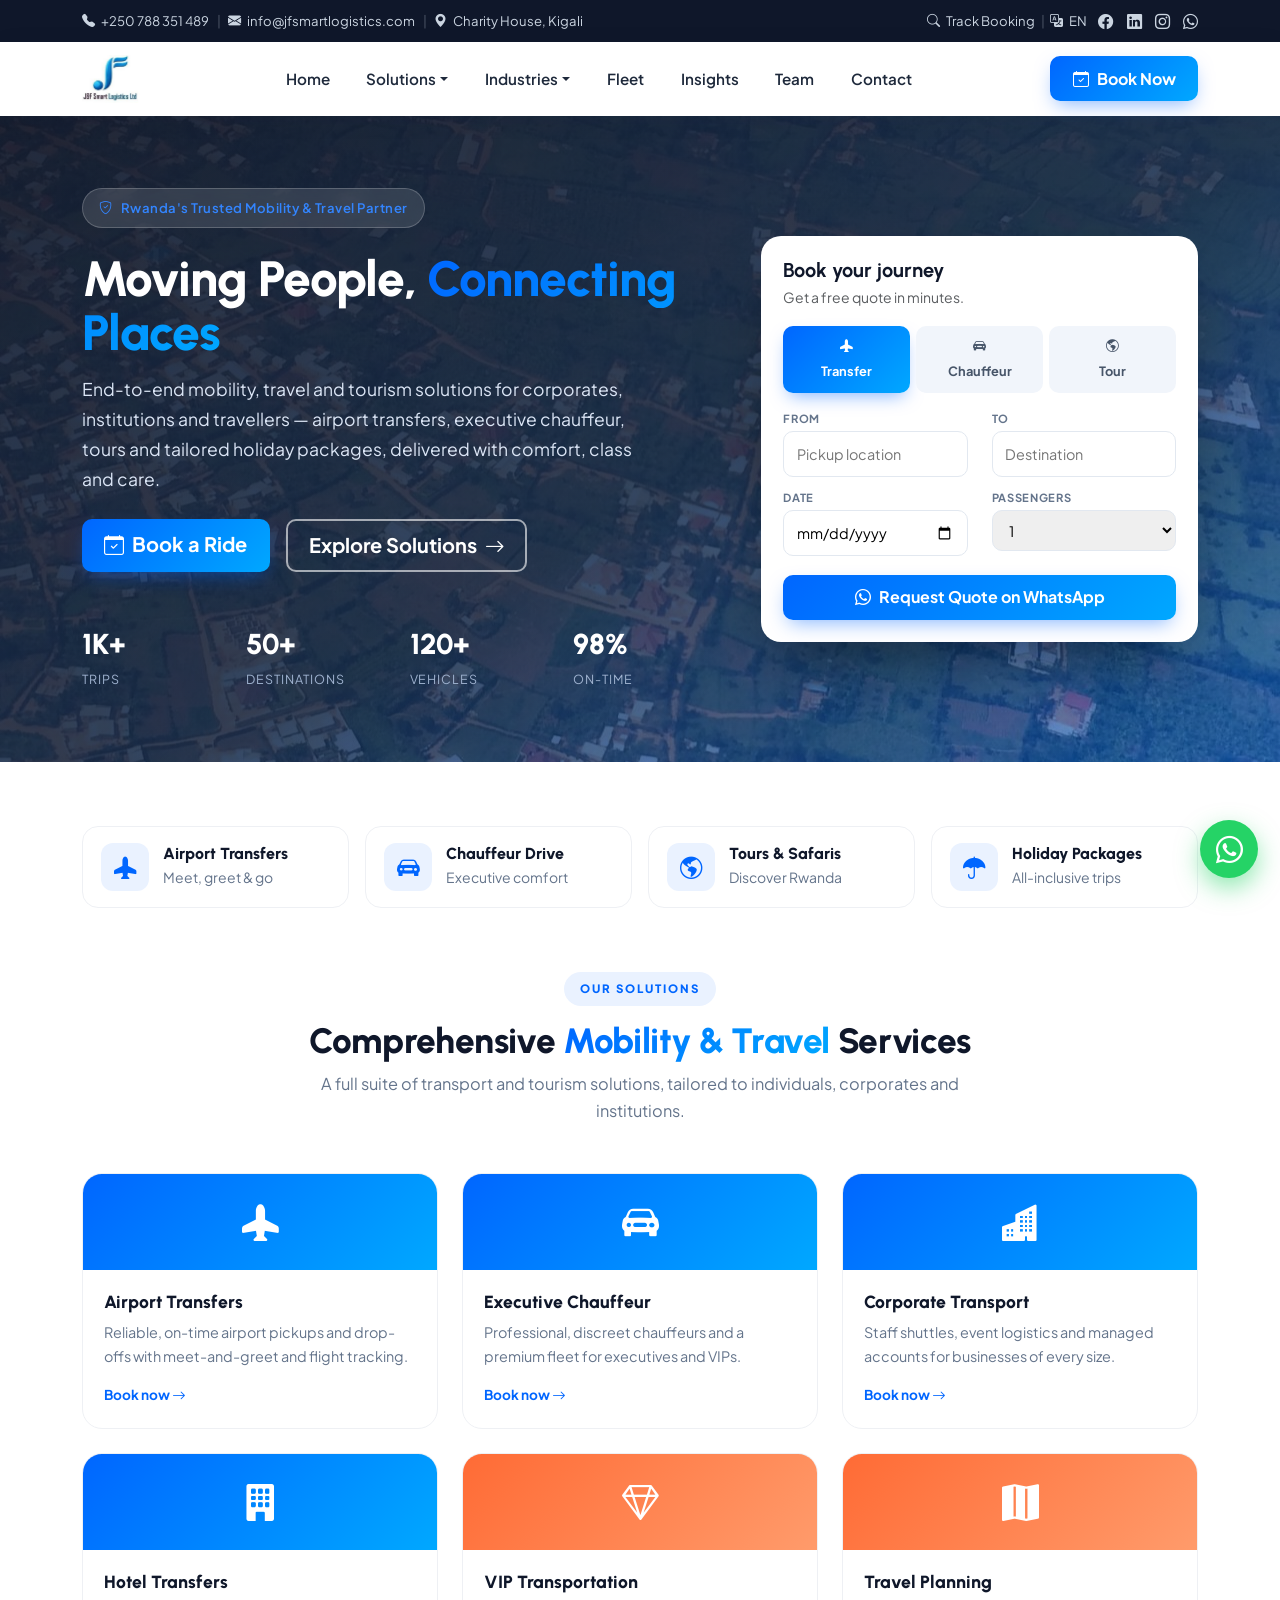
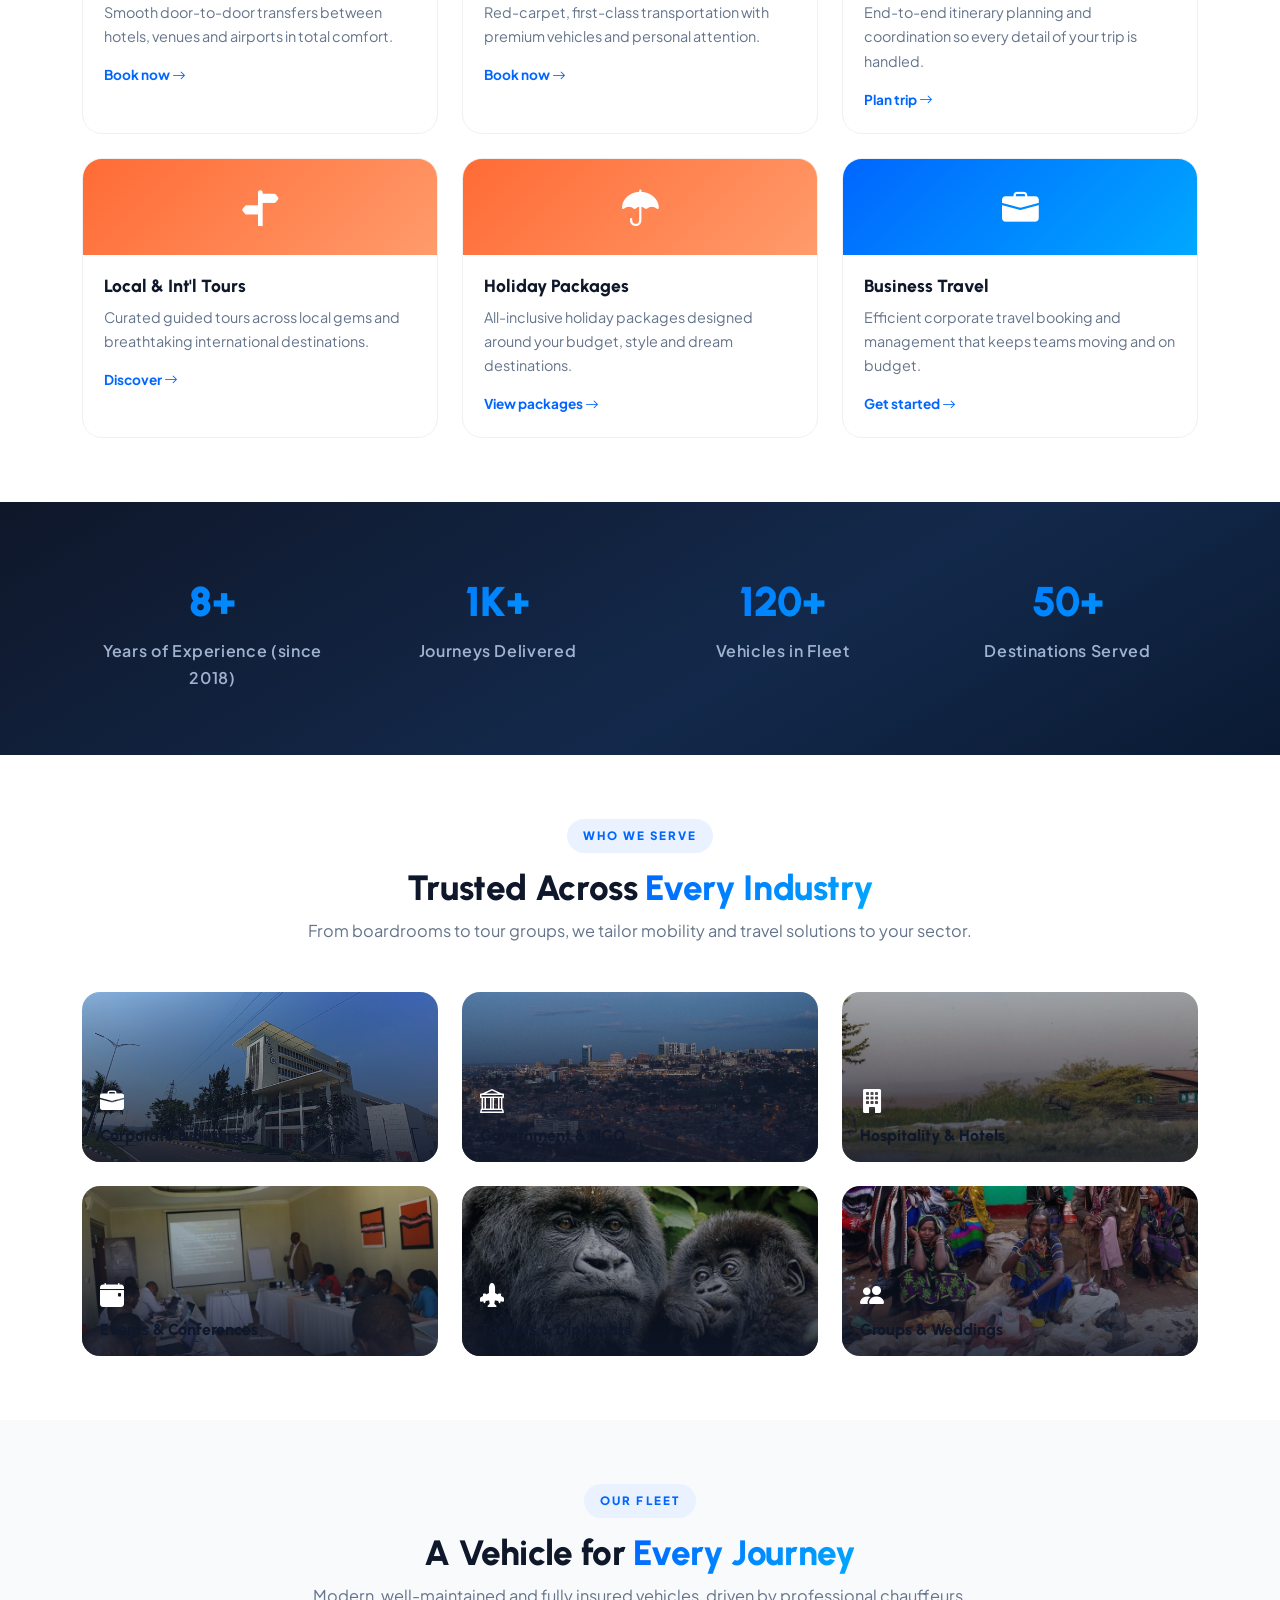
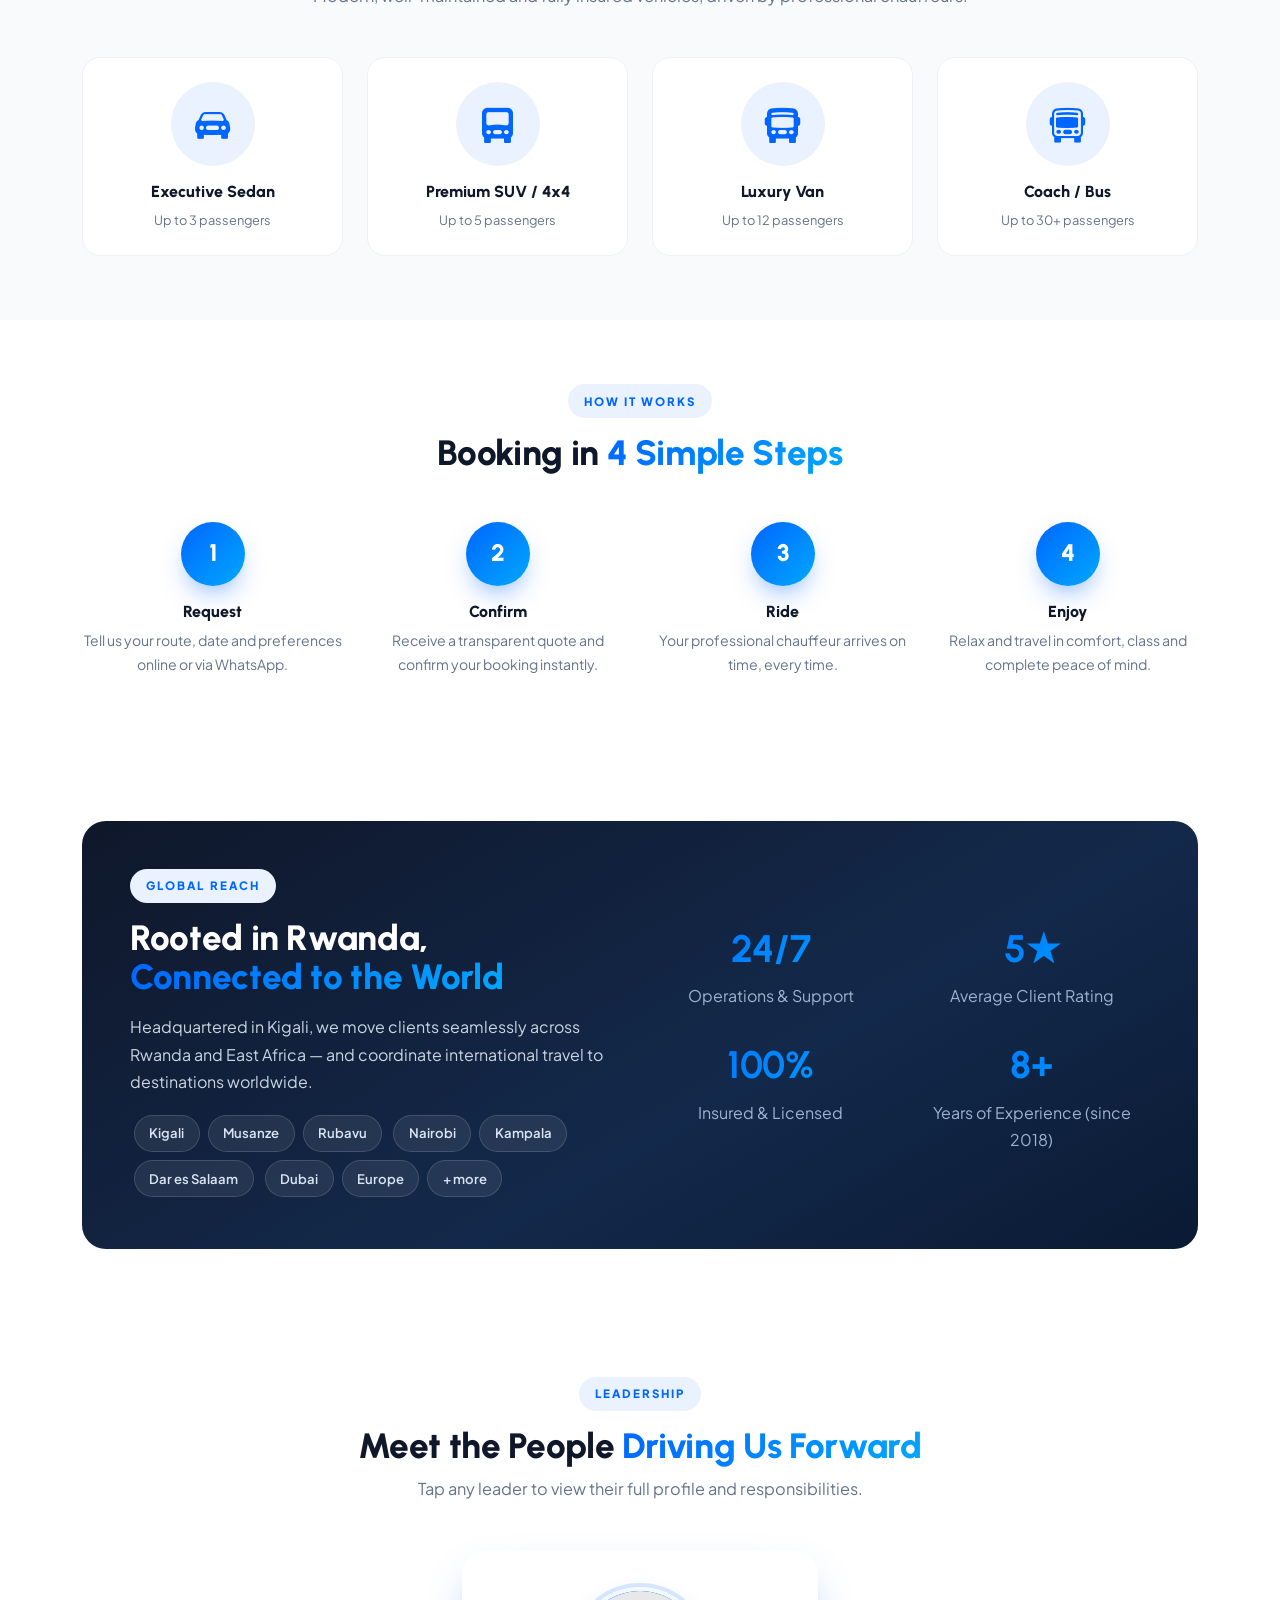
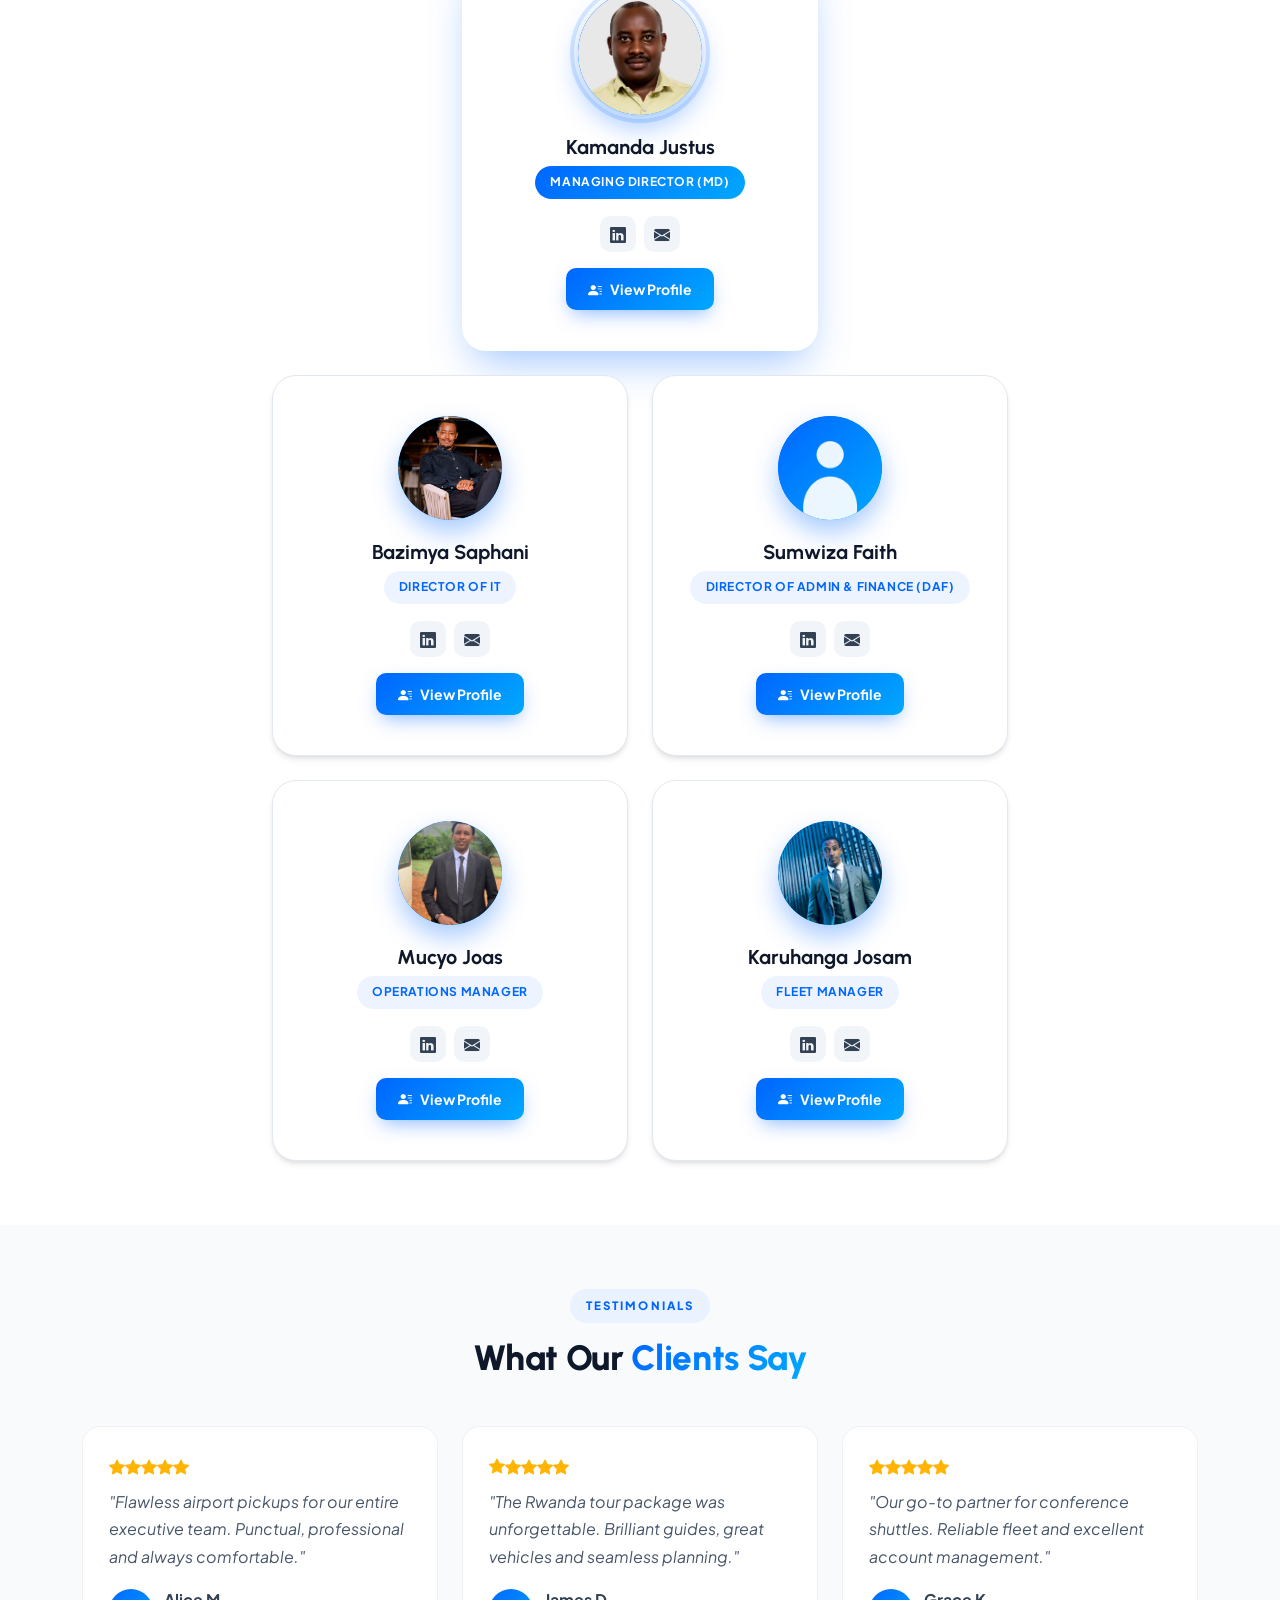
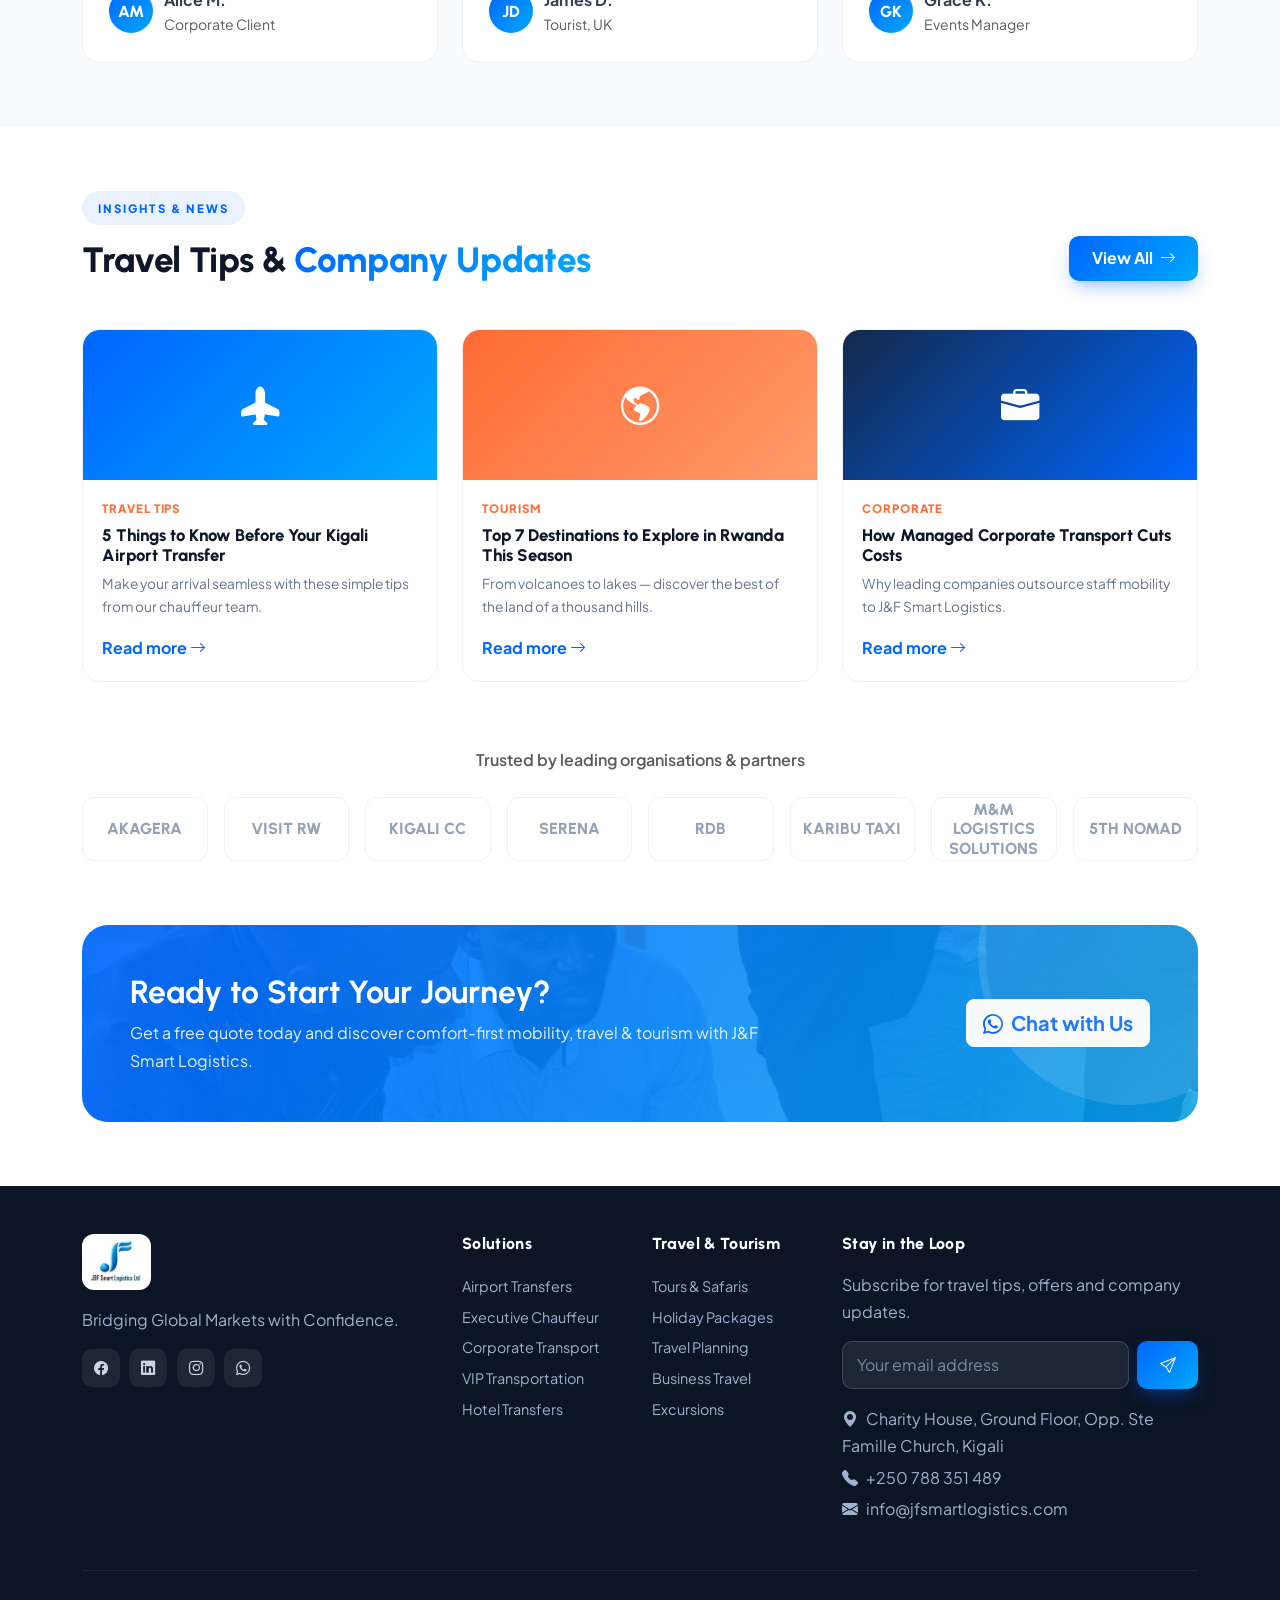
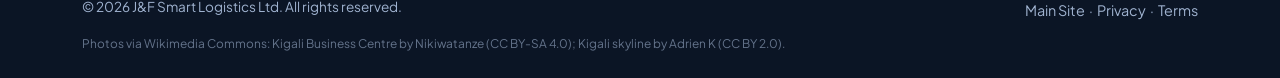
<file: corporate.html>
<!DOCTYPE html>
<html lang="en">
<head>
<meta charset="UTF-8">
<meta name="viewport" content="width=device-width, initial-scale=1.0">
<meta name="description" content="J&F Smart Logistics Ltd — enterprise mobility, travel & tourism solutions. Airport transfers, executive chauffeur, corporate transport, tours and holiday packages across Rwanda & East Africa.">
<title>J&F Smart Logistics — Enterprise Mobility, Travel & Tourism</title>

<link href="https://cdn.jsdelivr.net/npm/bootstrap@5.3.0/dist/css/bootstrap.min.css" rel="stylesheet">
<link rel="stylesheet" href="https://cdn.jsdelivr.net/npm/bootstrap-icons@1.11.0/font/bootstrap-icons.css">
<link rel="preconnect" href="https://fonts.googleapis.com">
<link rel="preconnect" href="https://fonts.gstatic.com" crossorigin>
<link href="https://fonts.googleapis.com/css2?family=Plus+Jakarta+Sans:wght@300;400;500;600;700;800&family=Urbanist:wght@400;500;600;700;800;900&display=swap" rel="stylesheet">
<link href="https://unpkg.com/aos@2.3.1/dist/aos.css" rel="stylesheet">
<!-- Shared brand styles -->
<link rel="stylesheet" href="styles.css">

<style>
:root{
  --primary:#0066FF; --primary-2:#00A8FF; --secondary:#FF6B35;
  --dark:#0F172A; --dark-2:#13294B; --gray:#64748B; --light:#F8FAFC;
  --grad-primary:linear-gradient(135deg,#0066FF 0%,#00A8FF 100%);
  --grad-dark:linear-gradient(150deg,#0F172A 0%,#13294B 60%,#0A1A33 100%);
  --ff:'Plus Jakarta Sans',sans-serif; --fd:'Urbanist',sans-serif;
}
body{font-family:var(--ff);color:#334155;background:#fff;}
.fd{font-family:var(--fd);}
.text-grad{background:var(--grad-primary);-webkit-background-clip:text;background-clip:text;-webkit-text-fill-color:transparent;}
a{text-decoration:none;}
.sec{padding:4rem 0;}
.eyebrow{display:inline-block;font-size:.72rem;font-weight:800;letter-spacing:.18em;text-transform:uppercase;color:var(--primary);background:#eaf2ff;padding:.45rem 1rem;border-radius:30px;}
.h-sec{font-family:var(--fd);font-weight:800;font-size:2.2rem;line-height:1.12;color:var(--dark);letter-spacing:-.01em;}
.lead-sec{color:var(--gray);font-size:1.02rem;max-width:680px;}

/* ===== Top utility bar ===== */
.topbar{background:var(--dark);color:#cbd5e1;font-size:.82rem;}
.topbar a{color:#cbd5e1;transition:.2s;}
.topbar a:hover{color:#fff;}
.topbar .sep{opacity:.3;margin:0 .35rem;}
.topbar .tb-social a{margin-left:.7rem;font-size:.95rem;}

/* ===== Header ===== */
.corp-header{position:sticky;top:0;z-index:1030;background:#fff;box-shadow:0 4px 24px rgba(15,23,42,.07);}
.corp-header .navbar-brand img{height:48px;width:auto;}
.corp-nav .nav-link{font-weight:600;color:#1e293b !important;padding:.5rem .9rem !important;font-size:.95rem;border-radius:8px;}
.corp-nav .nav-link:hover{color:var(--primary) !important;background:#f1f5fb;}
.btn-grad{background:var(--grad-primary);color:#fff !important;font-weight:700;border:none;padding:.65rem 1.4rem;border-radius:10px;box-shadow:0 8px 20px -6px rgba(0,102,255,.5);transition:.2s;}
.btn-grad:hover{transform:translateY(-2px);box-shadow:0 12px 26px -6px rgba(0,102,255,.6);color:#fff;}
.btn-ghost{border:2px solid rgba(255,255,255,.6);color:#fff !important;font-weight:700;padding:.6rem 1.3rem;border-radius:10px;transition:.2s;}
.btn-ghost:hover{background:#fff;color:var(--primary) !important;}
.dropdown-menu{border:none;box-shadow:0 18px 50px -12px rgba(15,23,42,.25);border-radius:14px;padding:.6rem;}
.dropdown-item{border-radius:8px;font-weight:600;font-size:.9rem;padding:.55rem .8rem;color:#334155;}
.dropdown-item:hover{background:#f1f5fb;color:var(--primary);}
.dropdown-item i{color:var(--primary);width:20px;}

/* ===== Hero ===== */
.hero{position:relative;color:#fff;overflow:hidden;
  background:linear-gradient(150deg,rgba(15,23,42,.92) 0%,rgba(19,41,75,.86) 55%,rgba(0,102,255,.55) 100%),
             url('images/demo-hero.jpg') center/cover no-repeat;}
.hero-section-bg{}
.hero-badge{display:inline-flex;align-items:center;gap:.5rem;background:rgba(255,255,255,.12);border:1px solid rgba(255,255,255,.2);padding:.5rem 1rem;border-radius:30px;font-size:.82rem;font-weight:600;}
.hero h1{font-family:var(--fd);font-weight:800;font-size:3.1rem;line-height:1.08;letter-spacing:-.02em;color:#fff;}
.hero p.sub{color:#dbe5f5;font-size:1.1rem;max-width:560px;}
.hero-stats .num{font-family:var(--fd);font-weight:800;font-size:1.8rem;color:#fff;}
.hero-stats .lbl{font-size:.78rem;color:#9fb2cf;text-transform:uppercase;letter-spacing:.08em;}

/* Booking widget */
.booking{background:#fff;border-radius:20px;box-shadow:0 30px 60px -20px rgba(0,0,0,.5);padding:1.4rem;color:#334155;}
.booking .tabs{display:flex;gap:.4rem;margin-bottom:1rem;flex-wrap:wrap;}
.booking .tab{flex:1;min-width:90px;text-align:center;font-size:.8rem;font-weight:700;padding:.6rem .4rem;border-radius:10px;background:#f1f5fb;color:#475569;cursor:pointer;transition:.2s;}
.booking .tab.active{background:var(--grad-primary);color:#fff;box-shadow:0 8px 18px -6px rgba(0,102,255,.5);}
.booking .fld{margin-bottom:.7rem;}
.booking label{font-size:.7rem;font-weight:700;text-transform:uppercase;letter-spacing:.06em;color:var(--gray);margin-bottom:.2rem;display:block;}
.booking .ip{width:100%;border:1.5px solid #e2e8f0;border-radius:10px;padding:.6rem .8rem;font-size:.9rem;font-family:var(--ff);}
.booking .ip:focus{outline:none;border-color:var(--primary);box-shadow:0 0 0 3px rgba(0,102,255,.12);}

/* ===== Service quick tiles ===== */
.qtile{display:flex;align-items:center;gap:.9rem;background:#fff;border:1px solid #eef0f4;border-radius:16px;padding:1rem 1.1rem;height:100%;transition:.25s;}
.qtile:hover{transform:translateY(-5px);box-shadow:0 18px 36px -14px rgba(15,23,42,.25);border-color:transparent;}
.qtile .ic{width:48px;height:48px;border-radius:12px;background:#eaf2ff;color:var(--primary);display:flex;align-items:center;justify-content:center;font-size:1.4rem;flex-shrink:0;}
.qtile h6{margin:0;font-weight:800;font-family:var(--fd);color:var(--dark);font-size:1rem;}
.qtile small{color:var(--gray);}

/* ===== Stats band ===== */
.stats-band{background:var(--grad-dark);color:#fff;}
.stat-c .num{font-family:var(--fd);font-weight:900;font-size:2.6rem;background:var(--grad-primary);-webkit-background-clip:text;background-clip:text;-webkit-text-fill-color:transparent;}
.stat-c .lbl{color:#9fb2cf;font-weight:600;letter-spacing:.04em;}

/* ===== Solution cards ===== */
.sol-card{background:#fff;border:1px solid #eef0f4;border-radius:20px;overflow:hidden;height:100%;transition:.25s;}
.sol-card:hover{transform:translateY(-6px);box-shadow:0 24px 50px -18px rgba(15,23,42,.28);border-color:transparent;}
.sol-card .top{height:96px;background:var(--grad-primary);position:relative;display:flex;align-items:center;justify-content:center;}
.sol-card .top.alt{background:linear-gradient(135deg,#FF6B35,#FF9B6B);}
.sol-card .top i{font-size:2.3rem;color:#fff;}
.sol-card .bd{padding:1.3rem;}
.sol-card h5{font-family:var(--fd);font-weight:800;color:var(--dark);font-size:1.1rem;}
.sol-card p{color:var(--gray);font-size:.9rem;margin-bottom:.7rem;}
.sol-card .lnk{font-weight:700;color:var(--primary);font-size:.85rem;}

/* ===== Industries ===== */
.ind{position:relative;border-radius:18px;overflow:hidden;height:170px;display:flex;align-items:flex-end;color:#fff;}
.ind .ov{position:absolute;inset:0;background:linear-gradient(180deg,rgba(15,23,42,.1),rgba(15,23,42,.85));}
.ind .ct{position:relative;padding:1.1rem;z-index:2;}
.ind .ct i{font-size:1.5rem;}
.ind .ct h6{font-family:var(--fd);font-weight:800;margin:.3rem 0 0;}

/* ===== Fleet ===== */
.fleet-card{background:#fff;border:1px solid #eef0f4;border-radius:18px;padding:1.5rem;text-align:center;height:100%;transition:.25s;}
.fleet-card:hover{transform:translateY(-6px);box-shadow:0 22px 44px -18px rgba(15,23,42,.25);border-color:transparent;}
.fleet-card .ic{width:84px;height:84px;border-radius:50%;margin:0 auto 1rem;background:#eaf2ff;color:var(--primary);display:flex;align-items:center;justify-content:center;font-size:2.2rem;}
.fleet-card h6{font-family:var(--fd);font-weight:800;color:var(--dark);}
.fleet-card .cap{font-size:.8rem;color:var(--gray);}

/* ===== Process ===== */
.step{text-align:center;position:relative;}
.step .n{width:64px;height:64px;border-radius:50%;margin:0 auto 1rem;background:var(--grad-primary);color:#fff;font-family:var(--fd);font-weight:800;font-size:1.5rem;display:flex;align-items:center;justify-content:center;box-shadow:0 12px 26px -8px rgba(0,102,255,.5);}
.step h6{font-family:var(--fd);font-weight:800;color:var(--dark);}
.step p{font-size:.88rem;color:var(--gray);}

/* ===== Presence ===== */
.presence{background:var(--grad-dark);color:#fff;border-radius:24px;overflow:hidden;}
.dest-chip{display:inline-block;background:rgba(255,255,255,.08);border:1px solid rgba(255,255,255,.14);color:#dbe5f5;padding:.4rem .9rem;border-radius:20px;font-size:.82rem;font-weight:600;margin:.25rem;}

/* ===== Insights ===== */
.post{background:#fff;border:1px solid #eef0f4;border-radius:18px;overflow:hidden;height:100%;transition:.25s;}
.post:hover{transform:translateY(-6px);box-shadow:0 22px 44px -18px rgba(15,23,42,.25);border-color:transparent;}
.post .ph{height:150px;display:flex;align-items:center;justify-content:center;color:#fff;font-size:2.4rem;}
.post .bd{padding:1.2rem;}
.post .tag{font-size:.72rem;font-weight:800;text-transform:uppercase;letter-spacing:.08em;color:var(--secondary);}
.post h6{font-family:var(--fd);font-weight:800;color:var(--dark);font-size:1.05rem;margin:.4rem 0;}
.post p{font-size:.86rem;color:var(--gray);}

/* ===== Testimonials ===== */
.quote{background:#fff;border:1px solid #eef0f4;border-radius:18px;padding:1.6rem;height:100%;}
.quote .stars{color:#FFB400;}
.quote p{color:#475569;font-style:italic;}
.quote .who{display:flex;align-items:center;gap:.7rem;margin-top:1rem;}
.quote .av{width:44px;height:44px;border-radius:50%;background:var(--grad-primary);color:#fff;display:flex;align-items:center;justify-content:center;font-weight:800;font-family:var(--fd);}

/* ===== Partners ===== */
.partner{height:64px;border:1px solid #eef0f4;border-radius:12px;display:flex;align-items:center;justify-content:center;color:#94a3b8;font-weight:800;font-family:var(--fd);font-size:1rem;text-align:center;line-height:1.2;padding:0 .6rem;}

/* ===== CTA ===== */
.cta{background:linear-gradient(120deg,rgba(0,102,255,.93),rgba(0,168,255,.82)),url('images/demo-cta.jpg') center/cover;color:#fff;border-radius:26px;overflow:hidden;position:relative;}
.cta h2{color:#fff;}
.cta::before{content:"";position:absolute;width:300px;height:300px;border-radius:50%;right:-80px;top:-120px;background:rgba(255,255,255,.12);}

/* ===== Footer ===== */
.mega-foot{background:#0B1525;color:#9fb2cf;}
.mega-foot h6{color:#fff;font-family:var(--fd);font-weight:800;letter-spacing:.02em;margin-bottom:1.1rem;}
.mega-foot a{color:#9fb2cf;font-size:.9rem;display:inline-block;padding:.2rem 0;transition:.2s;}
.mega-foot a:hover{color:#fff;}
.mega-foot .flogo{height:56px;background:#fff;border-radius:12px;padding:6px 8px;}
.foot-soc a{width:38px;height:38px;border-radius:10px;background:rgba(255,255,255,.08);display:inline-flex;align-items:center;justify-content:center;margin-right:.4rem;color:#cbd5e1;}
.foot-soc a:hover{background:var(--grad-primary);color:#fff;}
.news-ip{background:rgba(255,255,255,.08);border:1px solid rgba(255,255,255,.15);color:#fff;border-radius:10px;padding:.6rem .9rem;width:100%;}
.news-ip::placeholder{color:#7c8aa3;}
.foot-bottom{border-top:1px solid rgba(255,255,255,.08);font-size:.85rem;}

@media (max-width:991px){ .hero h1{font-size:2.3rem;} .h-sec{font-size:1.8rem;} .sec{padding:3rem 0;} }
</style>
</head>
<body>

<!-- ===== Top utility bar ===== -->
<div class="topbar d-none d-lg-block">
  <div class="container d-flex justify-content-between align-items-center py-2">
    <div>
      <a href="tel:+250788351489"><i class="bi bi-telephone-fill me-1"></i> +250 788 351 489</a>
      <span class="sep">|</span>
      <a href="mailto:info@jfsmartlogistics.com"><i class="bi bi-envelope-fill me-1"></i> info@jfsmartlogistics.com</a>
      <span class="sep">|</span>
      <a href="#"><i class="bi bi-geo-alt-fill me-1"></i> Charity House, Kigali</a>
    </div>
    <div class="d-flex align-items-center">
      <a href="#contact"><i class="bi bi-search me-1"></i> Track Booking</a>
      <span class="sep">|</span>
      <a href="#"><i class="bi bi-translate me-1"></i> EN</a>
      <span class="tb-social">
        <a href="#"><i class="bi bi-facebook"></i></a>
        <a href="#"><i class="bi bi-linkedin"></i></a>
        <a href="#"><i class="bi bi-instagram"></i></a>
        <a href="https://wa.me/250788351489"><i class="bi bi-whatsapp"></i></a>
      </span>
    </div>
  </div>
</div>

<!-- ===== Header ===== -->
<header class="corp-header">
  <nav class="navbar navbar-expand-lg corp-nav">
    <div class="container">
      <a class="navbar-brand" href="index.html"><img src="images/logo.png" alt="J&F Smart Logistics Ltd"></a>
      <button class="navbar-toggler" type="button" data-bs-toggle="collapse" data-bs-target="#cnav"><span class="navbar-toggler-icon"></span></button>
      <div class="collapse navbar-collapse" id="cnav">
        <ul class="navbar-nav mx-auto">
          <li class="nav-item"><a class="nav-link" href="index.html">Home</a></li>
          <li class="nav-item dropdown">
            <a class="nav-link dropdown-toggle" href="#solutions" data-bs-toggle="dropdown">Solutions</a>
            <ul class="dropdown-menu">
              <li><a class="dropdown-item" href="#solutions"><i class="bi bi-airplane-fill"></i> Airport Transfers</a></li>
              <li><a class="dropdown-item" href="#solutions"><i class="bi bi-car-front-fill"></i> Executive Chauffeur</a></li>
              <li><a class="dropdown-item" href="#solutions"><i class="bi bi-buildings-fill"></i> Corporate Transport</a></li>
              <li><a class="dropdown-item" href="#solutions"><i class="bi bi-gem"></i> VIP Transportation</a></li>
              <li><a class="dropdown-item" href="#solutions"><i class="bi bi-globe-americas"></i> Tours & Tourism</a></li>
              <li><a class="dropdown-item" href="#solutions"><i class="bi bi-umbrella-fill"></i> Holiday Packages</a></li>
            </ul>
          </li>
          <li class="nav-item dropdown">
            <a class="nav-link dropdown-toggle" href="#industries" data-bs-toggle="dropdown">Industries</a>
            <ul class="dropdown-menu">
              <li><a class="dropdown-item" href="#industries"><i class="bi bi-briefcase-fill"></i> Corporate & Business</a></li>
              <li><a class="dropdown-item" href="#industries"><i class="bi bi-bank"></i> Government & NGO</a></li>
              <li><a class="dropdown-item" href="#industries"><i class="bi bi-building-fill"></i> Hospitality & Hotels</a></li>
              <li><a class="dropdown-item" href="#industries"><i class="bi bi-calendar-event-fill"></i> Events & Conferences</a></li>
              <li><a class="dropdown-item" href="#industries"><i class="bi bi-airplane-engines-fill"></i> Tourists & Diplomats</a></li>
            </ul>
          </li>
          <li class="nav-item"><a class="nav-link" href="#fleet">Fleet</a></li>
          <li class="nav-item"><a class="nav-link" href="#insights">Insights</a></li>
          <li class="nav-item"><a class="nav-link" href="#team">Team</a></li>
          <li class="nav-item"><a class="nav-link" href="#contact">Contact</a></li>
        </ul>
        <a href="#book" class="btn btn-grad ms-lg-2"><i class="bi bi-calendar-check me-2"></i>Book Now</a>
      </div>
    </div>
  </nav>
</header>

<!-- ===== Hero ===== -->
<section class="hero" id="home">
  <div class="container py-5">
    <div class="row align-items-center g-5 py-4">
      <div class="col-lg-7" data-aos="fade-right">
        <span class="hero-badge"><i class="bi bi-shield-check"></i> Rwanda's Trusted Mobility & Travel Partner</span>
        <h1 class="mt-4 mb-3">Moving People, <span class="text-grad">Connecting Places</span></h1>
        <p class="sub mb-4">End-to-end mobility, travel and tourism solutions for corporates, institutions and travellers — airport transfers, executive chauffeur, tours and tailored holiday packages, delivered with comfort, class and care.</p>
        <div class="d-flex gap-3 flex-wrap mb-5">
          <a href="#book" class="btn btn-grad btn-lg"><i class="bi bi-calendar-check me-2"></i>Book a Ride</a>
          <a href="#solutions" class="btn btn-ghost btn-lg">Explore Solutions <i class="bi bi-arrow-right ms-1"></i></a>
        </div>
        <div class="row hero-stats g-4">
          <div class="col-3"><div class="num">1K+</div><div class="lbl">Trips</div></div>
          <div class="col-3"><div class="num">50+</div><div class="lbl">Destinations</div></div>
          <div class="col-3"><div class="num">120+</div><div class="lbl">Vehicles</div></div>
          <div class="col-3"><div class="num">98%</div><div class="lbl">On-Time</div></div>
        </div>
      </div>
      <div class="col-lg-5" id="book" data-aos="fade-left">
        <div class="booking">
          <h5 class="fd fw-bold mb-1" style="color:var(--dark)">Book your journey</h5>
          <p class="small text-muted mb-3">Get a free quote in minutes.</p>
          <div class="tabs">
            <div class="tab active" data-tab="transfer"><i class="bi bi-airplane-fill d-block mb-1"></i>Transfer</div>
            <div class="tab" data-tab="chauffeur"><i class="bi bi-car-front-fill d-block mb-1"></i>Chauffeur</div>
            <div class="tab" data-tab="tour"><i class="bi bi-globe-americas d-block mb-1"></i>Tour</div>
          </div>
          <div class="row">
            <div class="col-6 fld"><label>From</label><input class="ip" id="bkFrom" placeholder="Pickup location"></div>
            <div class="col-6 fld"><label>To</label><input class="ip" id="bkTo" placeholder="Destination"></div>
            <div class="col-6 fld"><label>Date</label><input class="ip" id="bkDate" type="date"></div>
            <div class="col-6 fld"><label>Passengers</label>
              <select class="ip" id="bkPax"><option>1</option><option>2</option><option>3</option><option>4+</option></select>
            </div>
          </div>
          <button type="button" id="bookBtn" class="btn btn-grad w-100 mt-2"><i class="bi bi-whatsapp me-2"></i>Request Quote on WhatsApp</button>
        </div>
      </div>
    </div>
  </div>
</section>

<!-- ===== Quick service tiles ===== -->
<section class="sec pb-0">
  <div class="container">
    <div class="row g-3">
      <div class="col-lg-3 col-md-6" data-aos="fade-up"><a class="qtile" href="#solutions"><div class="ic"><i class="bi bi-airplane-fill"></i></div><div><h6>Airport Transfers</h6><small>Meet, greet & go</small></div></a></div>
      <div class="col-lg-3 col-md-6" data-aos="fade-up" data-aos-delay="100"><a class="qtile" href="#solutions"><div class="ic"><i class="bi bi-car-front-fill"></i></div><div><h6>Chauffeur Drive</h6><small>Executive comfort</small></div></a></div>
      <div class="col-lg-3 col-md-6" data-aos="fade-up" data-aos-delay="200"><a class="qtile" href="#solutions"><div class="ic"><i class="bi bi-globe-americas"></i></div><div><h6>Tours & Safaris</h6><small>Discover Rwanda</small></div></a></div>
      <div class="col-lg-3 col-md-6" data-aos="fade-up" data-aos-delay="300"><a class="qtile" href="#solutions"><div class="ic"><i class="bi bi-umbrella-fill"></i></div><div><h6>Holiday Packages</h6><small>All-inclusive trips</small></div></a></div>
    </div>
  </div>
</section>

<!-- ===== Solutions ===== -->
<section class="sec" id="solutions">
  <div class="container">
    <div class="text-center mb-5" data-aos="fade-up">
      <span class="eyebrow">Our Solutions</span>
      <h2 class="h-sec mt-3">Comprehensive <span class="text-grad">Mobility & Travel</span> Services</h2>
      <p class="lead-sec mx-auto">A full suite of transport and tourism solutions, tailored to individuals, corporates and institutions.</p>
    </div>
    <div class="row g-4">
      <div class="col-lg-4 col-md-6" data-aos="fade-up"><div class="sol-card"><div class="top"><i class="bi bi-airplane-fill"></i></div><div class="bd"><h5>Airport Transfers</h5><p>Reliable, on-time airport pickups and drop-offs with meet-and-greet and flight tracking.</p><a class="lnk" href="#book">Book now <i class="bi bi-arrow-right"></i></a></div></div></div>
      <div class="col-lg-4 col-md-6" data-aos="fade-up" data-aos-delay="100"><div class="sol-card"><div class="top"><i class="bi bi-car-front-fill"></i></div><div class="bd"><h5>Executive Chauffeur</h5><p>Professional, discreet chauffeurs and a premium fleet for executives and VIPs.</p><a class="lnk" href="#book">Book now <i class="bi bi-arrow-right"></i></a></div></div></div>
      <div class="col-lg-4 col-md-6" data-aos="fade-up" data-aos-delay="200"><div class="sol-card"><div class="top"><i class="bi bi-buildings-fill"></i></div><div class="bd"><h5>Corporate Transport</h5><p>Staff shuttles, event logistics and managed accounts for businesses of every size.</p><a class="lnk" href="#book">Book now <i class="bi bi-arrow-right"></i></a></div></div></div>
      <div class="col-lg-4 col-md-6" data-aos="fade-up"><div class="sol-card"><div class="top"><i class="bi bi-building-fill"></i></div><div class="bd"><h5>Hotel Transfers</h5><p>Smooth door-to-door transfers between hotels, venues and airports in total comfort.</p><a class="lnk" href="#book">Book now <i class="bi bi-arrow-right"></i></a></div></div></div>
      <div class="col-lg-4 col-md-6" data-aos="fade-up" data-aos-delay="100"><div class="sol-card"><div class="top alt"><i class="bi bi-gem"></i></div><div class="bd"><h5>VIP Transportation</h5><p>Red-carpet, first-class transportation with premium vehicles and personal attention.</p><a class="lnk" href="#book">Book now <i class="bi bi-arrow-right"></i></a></div></div></div>
      <div class="col-lg-4 col-md-6" data-aos="fade-up" data-aos-delay="200"><div class="sol-card"><div class="top alt"><i class="bi bi-map-fill"></i></div><div class="bd"><h5>Travel Planning</h5><p>End-to-end itinerary planning and coordination so every detail of your trip is handled.</p><a class="lnk" href="#book">Plan trip <i class="bi bi-arrow-right"></i></a></div></div></div>
      <div class="col-lg-4 col-md-6" data-aos="fade-up"><div class="sol-card"><div class="top alt"><i class="bi bi-signpost-split-fill"></i></div><div class="bd"><h5>Local & Int'l Tours</h5><p>Curated guided tours across local gems and breathtaking international destinations.</p><a class="lnk" href="#book">Discover <i class="bi bi-arrow-right"></i></a></div></div></div>
      <div class="col-lg-4 col-md-6" data-aos="fade-up" data-aos-delay="100"><div class="sol-card"><div class="top alt"><i class="bi bi-umbrella-fill"></i></div><div class="bd"><h5>Holiday Packages</h5><p>All-inclusive holiday packages designed around your budget, style and dream destinations.</p><a class="lnk" href="#book">View packages <i class="bi bi-arrow-right"></i></a></div></div></div>
      <div class="col-lg-4 col-md-6" data-aos="fade-up" data-aos-delay="200"><div class="sol-card"><div class="top"><i class="bi bi-briefcase-fill"></i></div><div class="bd"><h5>Business Travel</h5><p>Efficient corporate travel booking and management that keeps teams moving and on budget.</p><a class="lnk" href="#book">Get started <i class="bi bi-arrow-right"></i></a></div></div></div>
    </div>
  </div>
</section>

<!-- ===== Stats band ===== -->
<section class="stats-band sec">
  <div class="container">
    <div class="row text-center g-4">
      <div class="col-6 col-lg-3 stat-c" data-aos="zoom-in"><div class="num">8+</div><div class="lbl">Years of Experience (since 2018)</div></div>
      <div class="col-6 col-lg-3 stat-c" data-aos="zoom-in" data-aos-delay="100"><div class="num">1K+</div><div class="lbl">Journeys Delivered</div></div>
      <div class="col-6 col-lg-3 stat-c" data-aos="zoom-in" data-aos-delay="200"><div class="num">120+</div><div class="lbl">Vehicles in Fleet</div></div>
      <div class="col-6 col-lg-3 stat-c" data-aos="zoom-in" data-aos-delay="300"><div class="num">50+</div><div class="lbl">Destinations Served</div></div>
    </div>
  </div>
</section>

<!-- ===== Industries ===== -->
<section class="sec" id="industries">
  <div class="container">
    <div class="text-center mb-5" data-aos="fade-up">
      <span class="eyebrow">Who We Serve</span>
      <h2 class="h-sec mt-3">Trusted Across <span class="text-grad">Every Industry</span></h2>
      <p class="lead-sec mx-auto">From boardrooms to tour groups, we tailor mobility and travel solutions to your sector.</p>
    </div>
    <div class="row g-4">
      <div class="col-lg-4 col-md-6" data-aos="fade-up"><div class="ind" style="background:url('images/rw-kigali-business.jpg') center/cover"><div class="ov"></div><div class="ct"><i class="bi bi-briefcase-fill"></i><h6>Corporate & Business</h6></div></div></div>
      <div class="col-lg-4 col-md-6" data-aos="fade-up" data-aos-delay="100"><div class="ind" style="background:url('images/rw-kigali-night.jpg') center/cover"><div class="ov"></div><div class="ct"><i class="bi bi-bank"></i><h6>Government & NGO</h6></div></div></div>
      <div class="col-lg-4 col-md-6" data-aos="fade-up" data-aos-delay="200"><div class="ind" style="background:url('images/demo-hotel.jpg') center/cover"><div class="ov"></div><div class="ct"><i class="bi bi-building-fill"></i><h6>Hospitality & Hotels</h6></div></div></div>
      <div class="col-lg-4 col-md-6" data-aos="fade-up"><div class="ind" style="background:url('images/demo-events.jpg') center/cover"><div class="ov"></div><div class="ct"><i class="bi bi-calendar-event-fill"></i><h6>Events & Conferences</h6></div></div></div>
      <div class="col-lg-4 col-md-6" data-aos="fade-up" data-aos-delay="100"><div class="ind" style="background:url('images/demo-tourist.jpg') center/cover"><div class="ov"></div><div class="ct"><i class="bi bi-airplane-engines-fill"></i><h6>Tourists & Diplomats</h6></div></div></div>
      <div class="col-lg-4 col-md-6" data-aos="fade-up" data-aos-delay="200"><div class="ind" style="background:url('images/demo-group.jpg') center/cover"><div class="ov"></div><div class="ct"><i class="bi bi-people-fill"></i><h6>Groups & Weddings</h6></div></div></div>
    </div>
  </div>
</section>

<!-- ===== Fleet ===== -->
<section class="sec" id="fleet" style="background:var(--light)">
  <div class="container">
    <div class="text-center mb-5" data-aos="fade-up">
      <span class="eyebrow">Our Fleet</span>
      <h2 class="h-sec mt-3">A Vehicle for <span class="text-grad">Every Journey</span></h2>
      <p class="lead-sec mx-auto">Modern, well-maintained and fully insured vehicles, driven by professional chauffeurs.</p>
    </div>
    <div class="row g-4">
      <div class="col-lg-3 col-md-6" data-aos="fade-up"><div class="fleet-card"><div class="ic"><i class="bi bi-car-front-fill"></i></div><h6>Executive Sedan</h6><div class="cap">Up to 3 passengers</div></div></div>
      <div class="col-lg-3 col-md-6" data-aos="fade-up" data-aos-delay="100"><div class="fleet-card"><div class="ic"><i class="bi bi-truck-front-fill"></i></div><h6>Premium SUV / 4x4</h6><div class="cap">Up to 5 passengers</div></div></div>
      <div class="col-lg-3 col-md-6" data-aos="fade-up" data-aos-delay="200"><div class="fleet-card"><div class="ic"><i class="bi bi-bus-front-fill"></i></div><h6>Luxury Van</h6><div class="cap">Up to 12 passengers</div></div></div>
      <div class="col-lg-3 col-md-6" data-aos="fade-up" data-aos-delay="300"><div class="fleet-card"><div class="ic"><i class="bi bi-bus-front"></i></div><h6>Coach / Bus</h6><div class="cap">Up to 30+ passengers</div></div></div>
    </div>
  </div>
</section>

<!-- ===== Process ===== -->
<section class="sec">
  <div class="container">
    <div class="text-center mb-5" data-aos="fade-up">
      <span class="eyebrow">How It Works</span>
      <h2 class="h-sec mt-3">Booking in <span class="text-grad">4 Simple Steps</span></h2>
    </div>
    <div class="row g-4">
      <div class="col-lg-3 col-md-6 step" data-aos="fade-up"><div class="n">1</div><h6>Request</h6><p>Tell us your route, date and preferences online or via WhatsApp.</p></div>
      <div class="col-lg-3 col-md-6 step" data-aos="fade-up" data-aos-delay="100"><div class="n">2</div><h6>Confirm</h6><p>Receive a transparent quote and confirm your booking instantly.</p></div>
      <div class="col-lg-3 col-md-6 step" data-aos="fade-up" data-aos-delay="200"><div class="n">3</div><h6>Ride</h6><p>Your professional chauffeur arrives on time, every time.</p></div>
      <div class="col-lg-3 col-md-6 step" data-aos="fade-up" data-aos-delay="300"><div class="n">4</div><h6>Enjoy</h6><p>Relax and travel in comfort, class and complete peace of mind.</p></div>
    </div>
  </div>
</section>

<!-- ===== Presence ===== -->
<section class="sec">
  <div class="container">
    <div class="presence p-4 p-lg-5">
      <div class="row align-items-center g-4">
        <div class="col-lg-6" data-aos="fade-right">
          <span class="eyebrow">Global Reach</span>
          <h2 class="h-sec text-white mt-3 mb-3">Rooted in Rwanda,<br><span class="text-grad">Connected to the World</span></h2>
          <p style="color:#cbd5e1">Headquartered in Kigali, we move clients seamlessly across Rwanda and East Africa — and coordinate international travel to destinations worldwide.</p>
          <div class="mt-3">
            <span class="dest-chip">Kigali</span><span class="dest-chip">Musanze</span><span class="dest-chip">Rubavu</span>
            <span class="dest-chip">Nairobi</span><span class="dest-chip">Kampala</span><span class="dest-chip">Dar es Salaam</span>
            <span class="dest-chip">Dubai</span><span class="dest-chip">Europe</span><span class="dest-chip">+ more</span>
          </div>
        </div>
        <div class="col-lg-6" data-aos="fade-left">
          <div class="row text-center g-4">
            <div class="col-6"><div class="num fd fw-bold text-grad" style="font-size:2.4rem">24/7</div><div style="color:#9fb2cf">Operations & Support</div></div>
            <div class="col-6"><div class="num fd fw-bold text-grad" style="font-size:2.4rem">5★</div><div style="color:#9fb2cf">Average Client Rating</div></div>
            <div class="col-6"><div class="num fd fw-bold text-grad" style="font-size:2.4rem">100%</div><div style="color:#9fb2cf">Insured & Licensed</div></div>
            <div class="col-6"><div class="num fd fw-bold text-grad" style="font-size:2.4rem">8+</div><div style="color:#9fb2cf">Years of Experience (since 2018)</div></div>
          </div>
        </div>
      </div>
    </div>
  </div>
</section>

<!-- ===== Team ===== -->
<section class="sec" id="team">
  <div class="container">
    <div class="text-center mb-5" data-aos="fade-up">
      <span class="eyebrow">Leadership</span>
      <h2 class="h-sec mt-3">Meet the People <span class="text-grad">Driving Us Forward</span></h2>
      <p class="lead-sec mx-auto">Tap any leader to view their full profile and responsibilities.</p>
    </div>

    <!-- Level 1 · Managing Director -->
    <div class="row justify-content-center mb-4">
      <div class="col-lg-4 col-md-6" data-aos="fade-up">
        <div class="team-card featured text-center h-100">
          <div class="team-avatar"><img src="images/member-md.png" alt="Kamanda Justus"></div>
          <h4 class="team-name">Kamanda Justus</h4>
          <span class="team-role">Managing Director (MD)</span>
          <div class="team-social">
            <a href="#"><i class="bi bi-linkedin"></i></a>
            <a href="mailto:info@jfsmartlogistics.com"><i class="bi bi-envelope-fill"></i></a>
          </div>
          <a href="team-member.html?id=md" class="btn btn-grad btn-sm mt-3"><i class="bi bi-person-lines-fill me-2"></i>View Profile</a>
        </div>
      </div>
    </div>

    <!-- Level 2 · Senior Leadership -->
    <div class="row g-4 justify-content-center mb-4">
      <div class="col-lg-4 col-md-6" data-aos="fade-up" data-aos-delay="100">
        <div class="team-card text-center h-100">
          <div class="team-avatar"><img src="images/member-cto.png" alt="Bazimya Saphani"></div>
          <h4 class="team-name">Bazimya Saphani</h4>
          <span class="team-role">Director of IT</span>
          <div class="team-social">
            <a href="#"><i class="bi bi-linkedin"></i></a>
            <a href="mailto:info@jfsmartlogistics.com"><i class="bi bi-envelope-fill"></i></a>
          </div>
          <a href="team-member.html?id=cto" class="btn btn-grad btn-sm mt-3"><i class="bi bi-person-lines-fill me-2"></i>View Profile</a>
        </div>
      </div>
      <div class="col-lg-4 col-md-6" data-aos="fade-up" data-aos-delay="200">
        <div class="team-card text-center h-100">
          <div class="team-avatar"><img src="images/member-daf.png" alt="Sumwiza Faith"></div>
          <h4 class="team-name">Sumwiza Faith</h4>
          <span class="team-role">Director of Admin &amp; Finance (DAF)</span>
          <div class="team-social">
            <a href="#"><i class="bi bi-linkedin"></i></a>
            <a href="mailto:info@jfsmartlogistics.com"><i class="bi bi-envelope-fill"></i></a>
          </div>
          <a href="team-member.html?id=daf" class="btn btn-grad btn-sm mt-3"><i class="bi bi-person-lines-fill me-2"></i>View Profile</a>
        </div>
      </div>
    </div>

    <!-- Level 3 · Management -->
    <div class="row g-4 justify-content-center">
      <div class="col-lg-4 col-md-6" data-aos="fade-up" data-aos-delay="100">
        <div class="team-card text-center h-100">
          <div class="team-avatar"><img src="images/member-ops.png" alt="Mucyo Joas"></div>
          <h4 class="team-name">Mucyo Joas</h4>
          <span class="team-role">Operations Manager</span>
          <div class="team-social">
            <a href="#"><i class="bi bi-linkedin"></i></a>
            <a href="mailto:info@jfsmartlogistics.com"><i class="bi bi-envelope-fill"></i></a>
          </div>
          <a href="team-member.html?id=ops" class="btn btn-grad btn-sm mt-3"><i class="bi bi-person-lines-fill me-2"></i>View Profile</a>
        </div>
      </div>
      <div class="col-lg-4 col-md-6" data-aos="fade-up" data-aos-delay="200">
        <div class="team-card text-center h-100">
          <div class="team-avatar"><img src="images/member-fleet.png" alt="Karuhanga Josam"></div>
          <h4 class="team-name">Karuhanga Josam</h4>
          <span class="team-role">Fleet Manager</span>
          <div class="team-social">
            <a href="#"><i class="bi bi-linkedin"></i></a>
            <a href="mailto:info@jfsmartlogistics.com"><i class="bi bi-envelope-fill"></i></a>
          </div>
          <a href="team-member.html?id=fleet" class="btn btn-grad btn-sm mt-3"><i class="bi bi-person-lines-fill me-2"></i>View Profile</a>
        </div>
      </div>
    </div>
  </div>
</section>

<!-- ===== Testimonials ===== -->
<section class="sec" style="background:var(--light)">
  <div class="container">
    <div class="text-center mb-5" data-aos="fade-up">
      <span class="eyebrow">Testimonials</span>
      <h2 class="h-sec mt-3">What Our <span class="text-grad">Clients Say</span></h2>
    </div>
    <div class="row g-4">
      <div class="col-lg-4" data-aos="fade-up"><div class="quote"><div class="stars mb-2"><i class="bi bi-star-fill"></i><i class="bi bi-star-fill"></i><i class="bi bi-star-fill"></i><i class="bi bi-star-fill"></i><i class="bi bi-star-fill"></i></div><p>"Flawless airport pickups for our entire executive team. Punctual, professional and always comfortable."</p><div class="who"><div class="av">AM</div><div><strong>Alice M.</strong><div class="small text-muted">Corporate Client</div></div></div></div></div>
      <div class="col-lg-4" data-aos="fade-up" data-aos-delay="100"><div class="quote"><div class="stars mb-2"><i class="bi bi-star-fill"></i><i class="bi bi-star-fill"></i><i class="bi bi-star-fill"></i><i class="bi bi-star-fill"></i><i class="bi bi-star-fill"></i></div><p>"The Rwanda tour package was unforgettable. Brilliant guides, great vehicles and seamless planning."</p><div class="who"><div class="av">JD</div><div><strong>James D.</strong><div class="small text-muted">Tourist, UK</div></div></div></div></div>
      <div class="col-lg-4" data-aos="fade-up" data-aos-delay="200"><div class="quote"><div class="stars mb-2"><i class="bi bi-star-fill"></i><i class="bi bi-star-fill"></i><i class="bi bi-star-fill"></i><i class="bi bi-star-fill"></i><i class="bi bi-star-fill"></i></div><p>"Our go-to partner for conference shuttles. Reliable fleet and excellent account management."</p><div class="who"><div class="av">GK</div><div><strong>Grace K.</strong><div class="small text-muted">Events Manager</div></div></div></div></div>
    </div>
  </div>
</section>

<!-- ===== Insights ===== -->
<section class="sec" id="insights">
  <div class="container">
    <div class="d-flex justify-content-between align-items-end flex-wrap mb-5" data-aos="fade-up">
      <div>
        <span class="eyebrow">Insights & News</span>
        <h2 class="h-sec mt-3 mb-0">Travel Tips & <span class="text-grad">Company Updates</span></h2>
      </div>
      <a href="insights.html" class="btn btn-grad mt-3 mt-lg-0">View All <i class="bi bi-arrow-right ms-1"></i></a>
    </div>
    <div class="row g-4">
      <div class="col-lg-4 col-md-6" data-aos="fade-up"><div class="post"><div class="ph" style="background:linear-gradient(135deg,#0066FF,#00A8FF)"><i class="bi bi-airplane-fill"></i></div><div class="bd"><div class="tag">Travel Tips</div><h6>5 Things to Know Before Your Kigali Airport Transfer</h6><p>Make your arrival seamless with these simple tips from our chauffeur team.</p><a class="lnk fw-bold" style="color:var(--primary)" href="insights.html#post-airport">Read more <i class="bi bi-arrow-right"></i></a></div></div></div>
      <div class="col-lg-4 col-md-6" data-aos="fade-up" data-aos-delay="100"><div class="post"><div class="ph" style="background:linear-gradient(135deg,#FF6B35,#FF9B6B)"><i class="bi bi-globe-americas"></i></div><div class="bd"><div class="tag">Tourism</div><h6>Top 7 Destinations to Explore in Rwanda This Season</h6><p>From volcanoes to lakes — discover the best of the land of a thousand hills.</p><a class="lnk fw-bold" style="color:var(--primary)" href="insights.html#post-destinations">Read more <i class="bi bi-arrow-right"></i></a></div></div></div>
      <div class="col-lg-4 col-md-6" data-aos="fade-up" data-aos-delay="200"><div class="post"><div class="ph" style="background:linear-gradient(135deg,#13294B,#0066FF)"><i class="bi bi-briefcase-fill"></i></div><div class="bd"><div class="tag">Corporate</div><h6>How Managed Corporate Transport Cuts Costs</h6><p>Why leading companies outsource staff mobility to J&F Smart Logistics.</p><a class="lnk fw-bold" style="color:var(--primary)" href="insights.html#post-corporate">Read more <i class="bi bi-arrow-right"></i></a></div></div></div>
    </div>
  </div>
</section>

<!-- ===== Partners ===== -->
<section class="sec pt-0">
  <div class="container">
    <p class="text-center text-muted fw-semibold mb-4">Trusted by leading organisations & partners</p>
    <div class="row g-3 align-items-center justify-content-center">
      <div class="col-6 col-md-3 col-lg" data-aos="zoom-in"><div class="partner">AKAGERA</div></div>
      <div class="col-6 col-md-3 col-lg" data-aos="zoom-in" data-aos-delay="50"><div class="partner">VISIT RW</div></div>
      <div class="col-6 col-md-3 col-lg" data-aos="zoom-in" data-aos-delay="100"><div class="partner">KIGALI CC</div></div>
      <div class="col-6 col-md-3 col-lg" data-aos="zoom-in" data-aos-delay="150"><div class="partner">SERENA</div></div>
      <div class="col-6 col-md-3 col-lg" data-aos="zoom-in" data-aos-delay="200"><div class="partner">RDB</div></div>
      <div class="col-6 col-md-3 col-lg" data-aos="zoom-in" data-aos-delay="250"><div class="partner">KARIBU TAXI</div></div>
      <div class="col-6 col-md-3 col-lg" data-aos="zoom-in" data-aos-delay="300"><div class="partner">M&amp;M LOGISTICS SOLUTIONS</div></div>
      <div class="col-6 col-md-3 col-lg" data-aos="zoom-in" data-aos-delay="350"><div class="partner">5TH NOMAD</div></div>
    </div>
  </div>
</section>

<!-- ===== CTA ===== -->
<section class="sec pt-0" id="contact">
  <div class="container">
    <div class="cta p-4 p-lg-5 text-center text-lg-start" data-aos="zoom-in">
      <div class="row align-items-center">
        <div class="col-lg-8">
          <h2 class="fd fw-bold mb-2" style="font-size:2rem">Ready to Start Your Journey?</h2>
          <p class="mb-0" style="color:#eaf2ff">Get a free quote today and discover comfort-first mobility, travel & tourism with J&F Smart Logistics.</p>
        </div>
        <div class="col-lg-4 text-lg-end mt-4 mt-lg-0">
          <a href="https://wa.me/250788351489" target="_blank" class="btn btn-light btn-lg fw-bold" style="color:var(--primary)"><i class="bi bi-whatsapp me-2"></i>Chat with Us</a>
        </div>
      </div>
    </div>
  </div>
</section>

<!-- ===== Footer ===== -->
<footer class="mega-foot pt-5">
  <div class="container">
    <div class="row g-4 pb-5">
      <div class="col-lg-4 col-md-6">
        <img src="images/logo.png" alt="J&F Smart Logistics Ltd" class="flogo mb-3">
        <p>Bridging Global Markets with Confidence.</p>
        <div class="foot-soc mt-3">
          <a href="#"><i class="bi bi-facebook"></i></a>
          <a href="#"><i class="bi bi-linkedin"></i></a>
          <a href="#"><i class="bi bi-instagram"></i></a>
          <a href="https://wa.me/250788351489"><i class="bi bi-whatsapp"></i></a>
        </div>
      </div>
      <div class="col-lg-2 col-md-6">
        <h6>Solutions</h6>
        <a href="#solutions">Airport Transfers</a><br>
        <a href="#solutions">Executive Chauffeur</a><br>
        <a href="#solutions">Corporate Transport</a><br>
        <a href="#solutions">VIP Transportation</a><br>
        <a href="#solutions">Hotel Transfers</a>
      </div>
      <div class="col-lg-2 col-md-6">
        <h6>Travel & Tourism</h6>
        <a href="#solutions">Tours & Safaris</a><br>
        <a href="#solutions">Holiday Packages</a><br>
        <a href="#solutions">Travel Planning</a><br>
        <a href="#solutions">Business Travel</a><br>
        <a href="#solutions">Excursions</a>
      </div>
      <div class="col-lg-4 col-md-6">
        <h6>Stay in the Loop</h6>
        <p>Subscribe for travel tips, offers and company updates.</p>
        <div class="d-flex gap-2 mb-3">
          <input class="news-ip" type="email" id="newsEmail" placeholder="Your email address">
          <button type="button" id="newsBtn" class="btn btn-grad flex-shrink-0"><i class="bi bi-send"></i></button>
        </div>
        <p class="mb-1"><i class="bi bi-geo-alt-fill me-2"></i>Charity House, Ground Floor, Opp. Ste Famille Church, Kigali</p>
        <p class="mb-1"><i class="bi bi-telephone-fill me-2"></i>+250 788 351 489</p>
        <p class="mb-0"><i class="bi bi-envelope-fill me-2"></i>info@jfsmartlogistics.com</p>
      </div>
    </div>
    <div class="foot-bottom d-flex justify-content-between flex-wrap py-4">
      <span>&copy; 2026 J&F Smart Logistics Ltd. All rights reserved.</span>
      <span><a href="index.html">Main Site</a> &nbsp;·&nbsp; <a href="#">Privacy</a> &nbsp;·&nbsp; <a href="#">Terms</a></span>
      <small class="w-100 mt-2" style="opacity:.6">Photos via Wikimedia Commons: Kigali Business Centre by Nikiwatanze (CC BY-SA 4.0); Kigali skyline by Adrien K (CC BY 2.0).</small>
    </div>
  </div>
</footer>

<a href="https://wa.me/250788351489" target="_blank" class="position-fixed" style="right:22px;bottom:22px;width:58px;height:58px;border-radius:50%;background:#25D366;color:#fff;display:flex;align-items:center;justify-content:center;font-size:1.7rem;box-shadow:0 10px 24px rgba(37,211,102,.5);z-index:1040"><i class="bi bi-whatsapp"></i></a>

<script src="https://cdn.jsdelivr.net/npm/bootstrap@5.3.0/dist/js/bootstrap.bundle.min.js"></script>
<script src="https://unpkg.com/aos@2.3.1/dist/aos.js"></script>
<script>
  AOS.init({duration:800,easing:'ease-out-cubic',once:true,offset:80,disable:'mobile'});
  // booking tabs
  document.querySelectorAll('.booking .tab').forEach(t=>{
    t.addEventListener('click',function(){
      document.querySelectorAll('.booking .tab').forEach(x=>x.classList.remove('active'));
      this.classList.add('active');
    });
  });

  var WA='250788351489';
  // Booking form -> WhatsApp
  var bookBtn=document.getElementById('bookBtn');
  if(bookBtn) bookBtn.addEventListener('click',function(){
    var active=document.querySelector('.booking .tab.active');
    var type=active?active.getAttribute('data-tab'):'transfer';
    var labels={transfer:'Airport Transfer',chauffeur:'Chauffeur Service',tour:'Tour'};
    var v=function(id){var e=document.getElementById(id);return e?e.value.trim():'';};
    var text='New Booking Request - J&F Smart Logistics\n'
      +'Service: '+(labels[type]||type)+'\n'
      +'From: '+(v('bkFrom')||'-')+'\n'
      +'To: '+(v('bkTo')||'-')+'\n'
      +'Date: '+(v('bkDate')||'-')+'\n'
      +'Passengers: '+(v('bkPax')||'-');
    window.open('https://wa.me/'+WA+'?text='+encodeURIComponent(text),'_blank');
  });
  // Newsletter -> WhatsApp
  var newsBtn=document.getElementById('newsBtn');
  if(newsBtn) newsBtn.addEventListener('click',function(){
    var e=document.getElementById('newsEmail');
    var email=e?e.value.trim():'';
    if(!email){ if(e) e.focus(); return; }
    window.open('https://wa.me/'+WA+'?text='+encodeURIComponent('Hello J&F, please subscribe me to your newsletter: '+email),'_blank');
  });
</script>
</body>
</html>
</file>
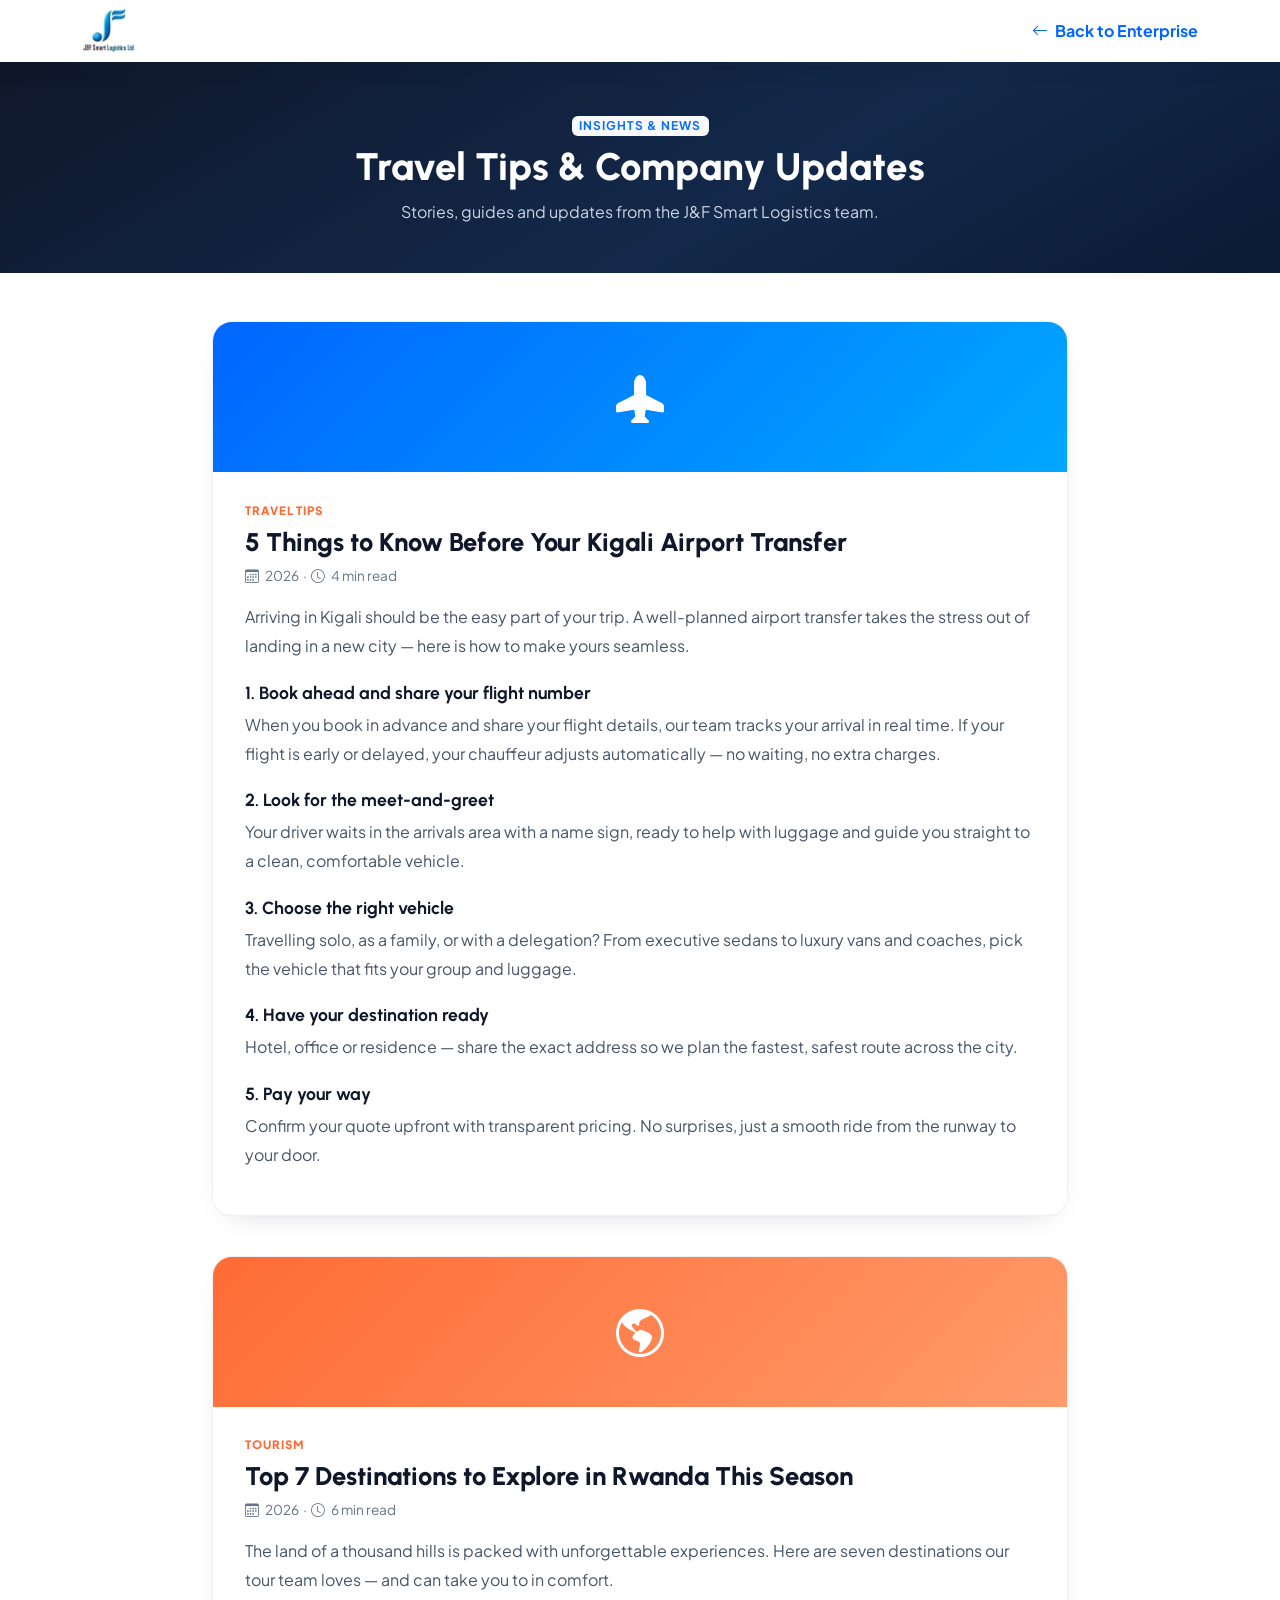
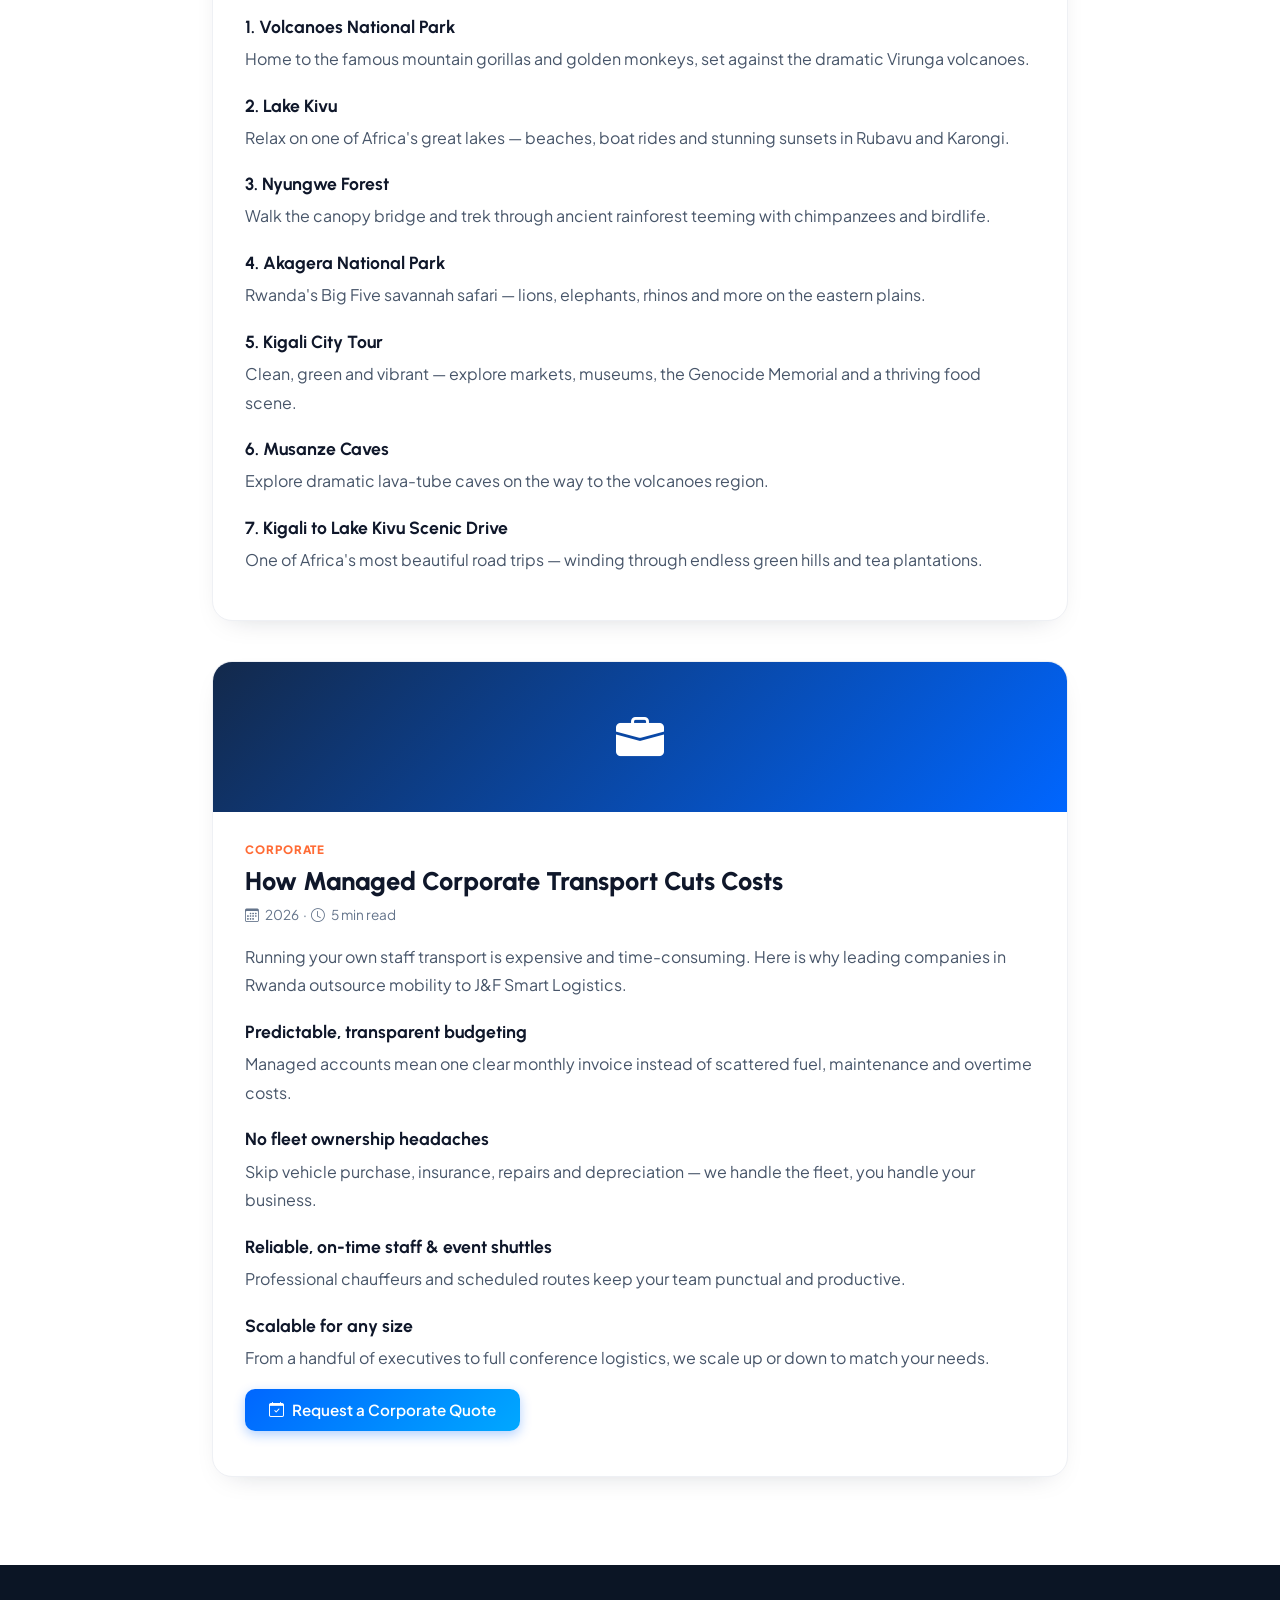
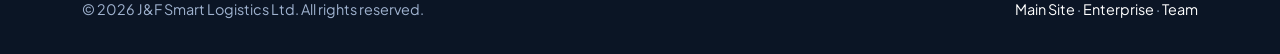
<file: insights.html>
<!DOCTYPE html>
<html lang="en">
<head>
<meta charset="UTF-8">
<meta name="viewport" content="width=device-width, initial-scale=1.0">
<title>Insights & News — J&F Smart Logistics</title>
<link href="https://cdn.jsdelivr.net/npm/bootstrap@5.3.0/dist/css/bootstrap.min.css" rel="stylesheet">
<link rel="stylesheet" href="https://cdn.jsdelivr.net/npm/bootstrap-icons@1.11.0/font/bootstrap-icons.css">
<link rel="preconnect" href="https://fonts.googleapis.com">
<link rel="preconnect" href="https://fonts.gstatic.com" crossorigin>
<link href="https://fonts.googleapis.com/css2?family=Plus+Jakarta+Sans:wght@300;400;500;600;700;800&family=Urbanist:wght@400;500;600;700;800;900&display=swap" rel="stylesheet">
<link rel="stylesheet" href="styles.css">
<style>
:root{--primary:#0066FF;--primary-2:#00A8FF;--secondary:#FF6B35;--dark:#0F172A;--gray:#64748B;
  --grad-primary:linear-gradient(135deg,#0066FF 0%,#00A8FF 100%);--grad-dark:linear-gradient(150deg,#0F172A 0%,#13294B 60%,#0A1A33 100%);
  --ff:'Plus Jakarta Sans',sans-serif;--fd:'Urbanist',sans-serif;}
body{font-family:var(--ff);color:#334155;background:#fff;}
.ins-header{position:sticky;top:0;z-index:1030;background:#fff;box-shadow:0 4px 24px rgba(15,23,42,.07);}
.ins-header img{height:46px;}
.ins-header a.back{font-weight:700;color:var(--primary);}
.ins-hero{background:var(--grad-dark);color:#fff;padding:3rem 0;text-align:center;}
.ins-hero h1{font-family:var(--fd);font-weight:800;font-size:2.4rem;color:#fff;}
.article{background:#fff;border:1px solid #eef0f4;border-radius:20px;overflow:hidden;margin-bottom:2.5rem;box-shadow:0 10px 30px -18px rgba(15,23,42,.25);scroll-margin-top:90px;}
.article .band{height:150px;display:flex;align-items:center;justify-content:center;color:#fff;font-size:3rem;}
.article .bd{padding:1.8rem 2rem;}
.article .tag{font-size:.72rem;font-weight:800;text-transform:uppercase;letter-spacing:.08em;color:var(--secondary);}
.article h2{font-family:var(--fd);font-weight:800;color:var(--dark);font-size:1.6rem;margin:.4rem 0;}
.article .meta{font-size:.85rem;color:var(--gray);margin-bottom:1rem;}
.article p{color:#475569;line-height:1.8;}
.article h5{font-family:var(--fd);font-weight:700;color:var(--dark);margin-top:1.3rem;font-size:1.1rem;}
.ins-foot{background:#0B1525;color:#9fb2cf;padding:2rem 0;font-size:.9rem;}
.ins-foot a{color:#fff;}
</style>
</head>
<body>

<header class="ins-header">
  <div class="container d-flex justify-content-between align-items-center py-2">
    <a href="index.html"><img src="images/logo.png" alt="J&F Smart Logistics Ltd"></a>
    <a class="back" href="corporate.html"><i class="bi bi-arrow-left me-1"></i> Back to Enterprise</a>
  </div>
</header>

<section class="ins-hero">
  <div class="container">
    <span class="badge bg-light text-primary mb-2" style="font-weight:700;letter-spacing:.08em">INSIGHTS &amp; NEWS</span>
    <h1>Travel Tips &amp; Company Updates</h1>
    <p class="mb-0" style="color:#cbd5e1">Stories, guides and updates from the J&amp;F Smart Logistics team.</p>
  </div>
</section>

<section class="py-5">
  <div class="container" style="max-width:880px">

    <article class="article" id="post-airport">
      <div class="band" style="background:linear-gradient(135deg,#0066FF,#00A8FF)"><i class="bi bi-airplane-fill"></i></div>
      <div class="bd">
        <div class="tag">Travel Tips</div>
        <h2>5 Things to Know Before Your Kigali Airport Transfer</h2>
        <div class="meta"><i class="bi bi-calendar3 me-1"></i> 2026 &nbsp;·&nbsp; <i class="bi bi-clock me-1"></i> 4 min read</div>
        <p>Arriving in Kigali should be the easy part of your trip. A well-planned airport transfer takes the stress out of landing in a new city — here is how to make yours seamless.</p>
        <h5>1. Book ahead and share your flight number</h5>
        <p>When you book in advance and share your flight details, our team tracks your arrival in real time. If your flight is early or delayed, your chauffeur adjusts automatically — no waiting, no extra charges.</p>
        <h5>2. Look for the meet-and-greet</h5>
        <p>Your driver waits in the arrivals area with a name sign, ready to help with luggage and guide you straight to a clean, comfortable vehicle.</p>
        <h5>3. Choose the right vehicle</h5>
        <p>Travelling solo, as a family, or with a delegation? From executive sedans to luxury vans and coaches, pick the vehicle that fits your group and luggage.</p>
        <h5>4. Have your destination ready</h5>
        <p>Hotel, office or residence — share the exact address so we plan the fastest, safest route across the city.</p>
        <h5>5. Pay your way</h5>
        <p>Confirm your quote upfront with transparent pricing. No surprises, just a smooth ride from the runway to your door.</p>
      </div>
    </article>

    <article class="article" id="post-destinations">
      <div class="band" style="background:linear-gradient(135deg,#FF6B35,#FF9B6B)"><i class="bi bi-globe-americas"></i></div>
      <div class="bd">
        <div class="tag">Tourism</div>
        <h2>Top 7 Destinations to Explore in Rwanda This Season</h2>
        <div class="meta"><i class="bi bi-calendar3 me-1"></i> 2026 &nbsp;·&nbsp; <i class="bi bi-clock me-1"></i> 6 min read</div>
        <p>The land of a thousand hills is packed with unforgettable experiences. Here are seven destinations our tour team loves — and can take you to in comfort.</p>
        <h5>1. Volcanoes National Park</h5>
        <p>Home to the famous mountain gorillas and golden monkeys, set against the dramatic Virunga volcanoes.</p>
        <h5>2. Lake Kivu</h5>
        <p>Relax on one of Africa's great lakes — beaches, boat rides and stunning sunsets in Rubavu and Karongi.</p>
        <h5>3. Nyungwe Forest</h5>
        <p>Walk the canopy bridge and trek through ancient rainforest teeming with chimpanzees and birdlife.</p>
        <h5>4. Akagera National Park</h5>
        <p>Rwanda's Big Five savannah safari — lions, elephants, rhinos and more on the eastern plains.</p>
        <h5>5. Kigali City Tour</h5>
        <p>Clean, green and vibrant — explore markets, museums, the Genocide Memorial and a thriving food scene.</p>
        <h5>6. Musanze Caves</h5>
        <p>Explore dramatic lava-tube caves on the way to the volcanoes region.</p>
        <h5>7. Kigali to Lake Kivu Scenic Drive</h5>
        <p>One of Africa's most beautiful road trips — winding through endless green hills and tea plantations.</p>
      </div>
    </article>

    <article class="article" id="post-corporate">
      <div class="band" style="background:linear-gradient(135deg,#13294B,#0066FF)"><i class="bi bi-briefcase-fill"></i></div>
      <div class="bd">
        <div class="tag">Corporate</div>
        <h2>How Managed Corporate Transport Cuts Costs</h2>
        <div class="meta"><i class="bi bi-calendar3 me-1"></i> 2026 &nbsp;·&nbsp; <i class="bi bi-clock me-1"></i> 5 min read</div>
        <p>Running your own staff transport is expensive and time-consuming. Here is why leading companies in Rwanda outsource mobility to J&amp;F Smart Logistics.</p>
        <h5>Predictable, transparent budgeting</h5>
        <p>Managed accounts mean one clear monthly invoice instead of scattered fuel, maintenance and overtime costs.</p>
        <h5>No fleet ownership headaches</h5>
        <p>Skip vehicle purchase, insurance, repairs and depreciation — we handle the fleet, you handle your business.</p>
        <h5>Reliable, on-time staff &amp; event shuttles</h5>
        <p>Professional chauffeurs and scheduled routes keep your team punctual and productive.</p>
        <h5>Scalable for any size</h5>
        <p>From a handful of executives to full conference logistics, we scale up or down to match your needs.</p>
        <p class="mt-3"><a class="btn btn-primary-custom" href="corporate.html#book"><i class="bi bi-calendar-check me-2"></i>Request a Corporate Quote</a></p>
      </div>
    </article>

  </div>
</section>

<footer class="ins-foot">
  <div class="container d-flex justify-content-between flex-wrap">
    <span>&copy; 2026 J&F Smart Logistics Ltd. All rights reserved.</span>
    <span><a href="index.html">Main Site</a> · <a href="corporate.html">Enterprise</a> · <a href="index.html#team">Team</a></span>
  </div>
</footer>
<script src="https://cdn.jsdelivr.net/npm/bootstrap@5.3.0/dist/js/bootstrap.bundle.min.js"></script>
</body>
</html>
</file>
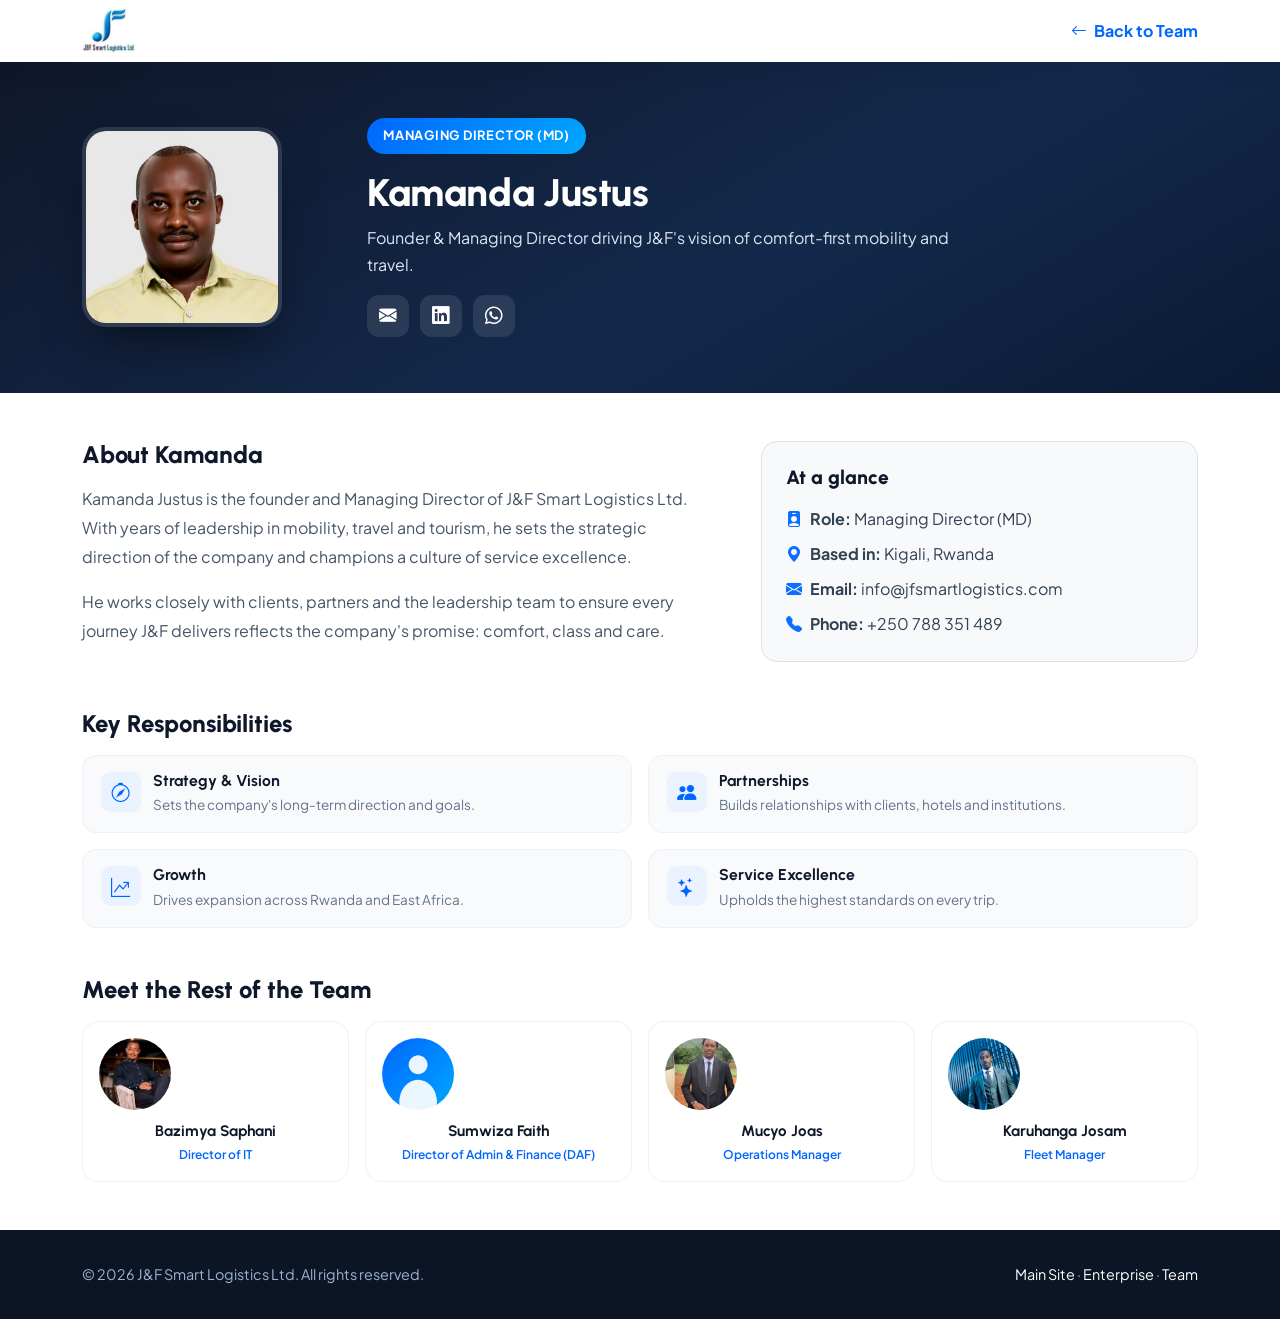
<file: team-member.html>
<!DOCTYPE html>
<html lang="en">
<head>
<meta charset="UTF-8">
<meta name="viewport" content="width=device-width, initial-scale=1.0">
<title>Team Member — J&F Smart Logistics</title>
<link href="https://cdn.jsdelivr.net/npm/bootstrap@5.3.0/dist/css/bootstrap.min.css" rel="stylesheet">
<link rel="stylesheet" href="https://cdn.jsdelivr.net/npm/bootstrap-icons@1.11.0/font/bootstrap-icons.css">
<link rel="preconnect" href="https://fonts.googleapis.com">
<link rel="preconnect" href="https://fonts.gstatic.com" crossorigin>
<link href="https://fonts.googleapis.com/css2?family=Plus+Jakarta+Sans:wght@300;400;500;600;700;800&family=Urbanist:wght@400;500;600;700;800;900&display=swap" rel="stylesheet">
<link rel="stylesheet" href="styles.css">
<style>
:root{--primary:#0066FF;--primary-2:#00A8FF;--secondary:#FF6B35;--dark:#0F172A;--gray:#64748B;
  --grad-primary:linear-gradient(135deg,#0066FF 0%,#00A8FF 100%);--grad-dark:linear-gradient(150deg,#0F172A 0%,#13294B 60%,#0A1A33 100%);
  --ff:'Plus Jakarta Sans',sans-serif;--fd:'Urbanist',sans-serif;}
body{font-family:var(--ff);color:#334155;background:#fff;}
.tm-header{position:sticky;top:0;z-index:1030;background:#fff;box-shadow:0 4px 24px rgba(15,23,42,.07);}
.tm-header img{height:46px;}
.tm-header a.back{font-weight:700;color:var(--primary);}
.tm-hero{background:var(--grad-dark);color:#fff;padding:3.5rem 0;}
.tm-photo{width:200px;height:200px;border-radius:24px;object-fit:cover;box-shadow:0 24px 50px -16px rgba(0,0,0,.6);border:4px solid rgba(255,255,255,.12);}
.tm-name{font-family:var(--fd);font-weight:800;font-size:2.4rem;letter-spacing:-.01em;color:#fff;}
.tm-role{display:inline-block;background:var(--grad-primary);color:#fff;font-weight:700;font-size:.8rem;letter-spacing:.06em;text-transform:uppercase;padding:.45rem 1rem;border-radius:30px;}
.tm-soc a{width:42px;height:42px;border-radius:12px;background:rgba(255,255,255,.1);color:#fff;display:inline-flex;align-items:center;justify-content:center;margin-right:.5rem;font-size:1.1rem;transition:.2s;}
.tm-soc a:hover{background:var(--grad-primary);transform:translateY(-3px);}
.sec-t{font-family:var(--fd);font-weight:800;color:var(--dark);font-size:1.5rem;}
.resp{display:flex;gap:.8rem;align-items:flex-start;background:#f8fafc;border:1px solid #eef0f4;border-radius:14px;padding:1rem 1.1rem;height:100%;}
.resp .ic{width:40px;height:40px;border-radius:10px;background:#eaf2ff;color:var(--primary);display:flex;align-items:center;justify-content:center;font-size:1.2rem;flex-shrink:0;}
.resp h6{font-family:var(--fd);font-weight:700;color:var(--dark);margin:0 0 .15rem;font-size:.98rem;}
.resp p{margin:0;font-size:.85rem;color:var(--gray);}
.mate{display:block;background:#fff;border:1px solid #eef0f4;border-radius:16px;padding:1rem;text-align:center;transition:.2s;height:100%;}
.mate:hover{transform:translateY(-5px);box-shadow:0 18px 36px -16px rgba(15,23,42,.25);border-color:transparent;}
.mate img{width:72px;height:72px;border-radius:50%;object-fit:cover;margin-bottom:.6rem;}
.mate .nm{font-family:var(--fd);font-weight:700;color:var(--dark);font-size:.95rem;}
.mate .rl{font-size:.75rem;color:var(--primary);font-weight:600;}
.tm-foot{background:#0B1525;color:#9fb2cf;padding:2rem 0;font-size:.9rem;}
.tm-foot a{color:#fff;}
</style>
</head>
<body>

<header class="tm-header">
  <div class="container d-flex justify-content-between align-items-center py-2">
    <a href="index.html"><img src="images/logo.png" alt="J&F Smart Logistics Ltd"></a>
    <a class="back" href="index.html#team"><i class="bi bi-arrow-left me-1"></i> Back to Team</a>
  </div>
</header>

<section class="tm-hero">
  <div class="container">
    <div class="row align-items-center g-4">
      <div class="col-lg-3 col-md-4 text-center text-md-start">
        <img id="mPhoto" class="tm-photo" src="images/member-md.png" alt="">
      </div>
      <div class="col-lg-9 col-md-8">
        <span class="tm-role" id="mRole">Managing Director</span>
        <h1 class="tm-name mt-3 mb-2" id="mName">Member Name</h1>
        <p class="mb-3" id="mTagline" style="color:#dbe5f5;max-width:620px"></p>
        <div class="tm-soc">
          <a id="mMail" href="mailto:info@jfsmartlogistics.com"><i class="bi bi-envelope-fill"></i></a>
          <a href="#"><i class="bi bi-linkedin"></i></a>
          <a href="https://wa.me/250788351489" target="_blank"><i class="bi bi-whatsapp"></i></a>
        </div>
      </div>
    </div>
  </div>
</section>

<section class="py-5">
  <div class="container">
    <div class="row g-5">
      <div class="col-lg-7">
        <h2 class="sec-t mb-3">About <span id="mFirst">the Member</span></h2>
        <div id="mBio" style="color:#475569;line-height:1.8"></div>
      </div>
      <div class="col-lg-5">
        <div class="bg-light rounded-4 p-4 border">
          <h2 class="sec-t mb-3" style="font-size:1.2rem">At a glance</h2>
          <p class="mb-2"><i class="bi bi-person-badge-fill text-primary me-2"></i><strong>Role:</strong> <span id="mRole2"></span></p>
          <p class="mb-2"><i class="bi bi-geo-alt-fill text-primary me-2"></i><strong>Based in:</strong> Kigali, Rwanda</p>
          <p class="mb-2"><i class="bi bi-envelope-fill text-primary me-2"></i><strong>Email:</strong> info@jfsmartlogistics.com</p>
          <p class="mb-0"><i class="bi bi-telephone-fill text-primary me-2"></i><strong>Phone:</strong> +250 788 351 489</p>
        </div>
      </div>
    </div>

    <h2 class="sec-t mt-5 mb-3">Key Responsibilities</h2>
    <div class="row g-3" id="mResp"></div>

    <h2 class="sec-t mt-5 mb-3">Meet the Rest of the Team</h2>
    <div class="row g-3" id="mMates"></div>
  </div>
</section>

<footer class="tm-foot">
  <div class="container d-flex justify-content-between flex-wrap">
    <span>&copy; 2026 J&F Smart Logistics Ltd. All rights reserved.</span>
    <span><a href="index.html">Main Site</a> · <a href="corporate.html">Enterprise</a> · <a href="index.html#team">Team</a></span>
  </div>
</footer>

<script>
const MEMBERS = {
  md:   {name:"Kamanda Justus", role:"Managing Director (MD)", photo:"images/member-md.png",
         tagline:"Founder & Managing Director driving J&F's vision of comfort-first mobility and travel.",
         bio:["Kamanda Justus is the founder and Managing Director of J&F Smart Logistics Ltd. With years of leadership in mobility, travel and tourism, he sets the strategic direction of the company and champions a culture of service excellence.",
              "He works closely with clients, partners and the leadership team to ensure every journey J&F delivers reflects the company's promise: comfort, class and care."],
         resp:[["bi-compass","Strategy & Vision","Sets the company's long-term direction and goals."],
               ["bi-people-fill","Partnerships","Builds relationships with clients, hotels and institutions."],
               ["bi-graph-up-arrow","Growth","Drives expansion across Rwanda and East Africa."],
               ["bi-stars","Service Excellence","Upholds the highest standards on every trip."]]},
  cto:  {name:"Bazimya Saphani", role:"Director of IT", photo:"images/member-cto.png",
         tagline:"Leads technology and innovation — the digital backbone of every J&F journey.",
         bio:["Bazimya Saphani leads technology and innovation at J&F Smart Logistics, building the digital booking, tracking and fleet-management systems that keep every journey smooth and transparent.",
              "He ensures the company stays ahead with secure, reliable and user-friendly technology for both customers and the operations team."],
         resp:[["bi-phone","Booking & Tracking","Builds the platforms clients use to book and track."],
               ["bi-cpu-fill","Fleet Telematics","Connects vehicles with real-time data."],
               ["bi-shield-lock-fill","Security","Protects systems and customer data."],
               ["bi-stars","Digital Experience","Improves the online customer journey."]]},
  daf:  {name:"Sumwiza Faith", role:"Director of Admin & Finance (DAF)", photo:"images/member-daf.png",
         tagline:"Oversees finance and administration — keeping J&F efficient, transparent and sustainable.",
         bio:["Sumwiza Faith oversees administration and finance at J&F Smart Logistics, ensuring the company runs efficiently, transparently and sustainably.",
              "She manages budgets, compliance and reporting, delivering value for clients and partners while supporting the wider team."],
         resp:[["bi-cash-coin","Finance","Planning, budgeting and reporting."],
               ["bi-file-earmark-check-fill","Compliance","Keeps the company compliant and audit-ready."],
               ["bi-cart-check-fill","Procurement","Manages purchasing and supplier value."],
               ["bi-people-fill","HR Support","Supports recruitment and staff welfare."]]},
  ops:  {name:"Mucyo Joas", role:"Operations Manager", photo:"images/member-ops.png",
         tagline:"Runs day-to-day operations so every client enjoys punctual, reliable service.",
         bio:["Mucyo Yowasi manages day-to-day operations at J&F Smart Logistics, coordinating drivers, schedules and bookings so every client experiences punctual, dependable service.",
              "He is the engine room of the business — turning bookings into smooth, on-time journeys."],
         resp:[["bi-diagram-3-fill","Dispatch","Coordinates daily trips and routing."],
               ["bi-person-vcard-fill","Driver Coordination","Schedules and supports chauffeurs."],
               ["bi-clipboard-check-fill","Quality Control","Monitors and improves service quality."],
               ["bi-calendar2-check-fill","Scheduling","Manages client bookings and timing."]]},
  fleet:{name:"Karuhanga Josam", role:"Fleet Manager", photo:"images/member-fleet.png",
         tagline:"Keeps every vehicle safe, clean, insured and road-ready for a premium experience.",
         bio:["Karuhanga Josamu manages the J&F fleet, keeping every vehicle safe, clean, insured and road-ready.",
              "From maintenance to compliance, he ensures the fleet always delivers comfort and reliability."],
         resp:[["bi-tools","Maintenance","Keeps vehicles serviced and road-ready."],
               ["bi-shield-check","Safety & Insurance","Ensures full insurance and safety."],
               ["bi-car-front-fill","Acquisition","Manages the vehicle fleet and upgrades."],
               ["bi-clipboard2-check-fill","Inspections","Runs regular checks and compliance."]]}
};
const ORDER = ["md","cto","daf","ops","fleet"];

function getId(){
  const p = new URLSearchParams(location.search).get('id');
  return MEMBERS[p] ? p : 'md';
}
const id = getId();
const m = MEMBERS[id];
document.title = m.name + " — J&F Smart Logistics";
document.getElementById('mPhoto').src = m.photo;
document.getElementById('mPhoto').alt = m.name;
document.getElementById('mName').textContent = m.name;
document.getElementById('mRole').textContent = m.role;
document.getElementById('mRole2').textContent = m.role;
document.getElementById('mTagline').textContent = m.tagline;
document.getElementById('mFirst').textContent = m.name.split(' ')[0];
document.getElementById('mBio').innerHTML = m.bio.map(p=>'<p>'+p+'</p>').join('');
document.getElementById('mResp').innerHTML = m.resp.map(r=>
  '<div class="col-md-6"><div class="resp"><div class="ic"><i class="bi '+r[0]+'"></i></div><div><h6>'+r[1]+'</h6><p>'+r[2]+'</p></div></div></div>').join('');
document.getElementById('mMates').innerHTML = ORDER.filter(k=>k!==id).map(k=>{
  const o=MEMBERS[k];
  return '<div class="col-6 col-lg-3"><a class="mate" href="team-member.html?id='+k+'"><img src="'+o.photo+'" alt="'+o.name+'"><div class="nm">'+o.name+'</div><div class="rl">'+o.role+'</div></a></div>';
}).join('');
</script>
<script src="https://cdn.jsdelivr.net/npm/bootstrap@5.3.0/dist/js/bootstrap.bundle.min.js"></script>
</body>
</html>
</file>
<file: home.css>
/* ==============================================
   J&F Smart Logistics - Homepage (Rwanda edition)
   Loaded after styles.css on index.html only.
   ============================================== */

:root {
    --navy: #0A1A33;
    --navy-2: #0F2547;
    --accent: #F7B500;          /* Rwanda sun */
    --accent-dark: #DFA200;
    --rw-green: #20603D;
    --rw-blue: #00A1DE;
    --ink-on-accent: #0A1A33;
    --radius-lg: 22px;
}

body.home { background: var(--white); }

/* Wide layout: content spans nearly the full screen width with a small gutter */
.home .container {
    max-width: 1600px;
    width: 100%;
    padding-left: clamp(16px, 2.5vw, 40px);
    padding-right: clamp(16px, 2.5vw, 40px);
}
.home .section-description { max-width: 820px; }

.section-pad { padding: 6rem 0; }
.text-accent { color: var(--accent); }
.text-white-75 { color: rgba(255, 255, 255, 0.75) !important; }

.section-badge {
    letter-spacing: 1.5px;
    font-size: 0.78rem;
}
.section-badge.badge-light {
    background: rgba(255, 255, 255, 0.1);
    border-color: rgba(255, 255, 255, 0.25);
    color: var(--accent);
}

/* === Buttons === */
.btn-accent {
    background: var(--accent);
    color: var(--ink-on-accent);
    border: none;
    font-weight: 700;
    border-radius: 12px;
    padding: 0.7rem 1.5rem;
    box-shadow: 0 10px 24px -8px rgba(247, 181, 0, 0.6);
    transition: var(--transition);
}
.btn-accent:hover,
.btn-accent:focus {
    background: var(--accent-dark);
    color: var(--ink-on-accent);
    transform: translateY(-2px);
}
.btn-accent.btn-lg { padding: 1rem 2rem; font-size: 1.02rem; }

.btn-ghost {
    background: rgba(255, 255, 255, 0.08);
    color: var(--white);
    border: 1.5px solid rgba(255, 255, 255, 0.35);
    font-weight: 700;
    border-radius: 12px;
    backdrop-filter: blur(6px);
    transition: var(--transition);
}
.btn-ghost:hover { background: rgba(255, 255, 255, 0.18); color: var(--white); border-color: var(--white); }
.btn-ghost.btn-lg { padding: 1rem 2rem; font-size: 1.02rem; }

.btn-outline-brand {
    border: 2px solid var(--primary);
    color: var(--primary);
    font-weight: 700;
    border-radius: 12px;
    padding: 0.6rem 1.25rem;
    white-space: nowrap;
}
.btn-outline-brand:hover { background: var(--primary); color: var(--white); }

.btn-whatsapp {
    background: #25D366;
    color: #fff;
    font-weight: 700;
    border: none;
    border-radius: 12px;
}
.btn-whatsapp:hover { background: #1EBE5A; color: #fff; }

/* === Header === */
.site-header { transition: var(--transition); }
.topbar {
    background: var(--navy);
    color: rgba(255, 255, 255, 0.75);
    font-size: 0.82rem;
    padding: 0.5rem 0;
    border-bottom: 1px solid rgba(255, 255, 255, 0.08);
    transition: margin 0.3s ease, opacity 0.3s ease;
}
.topbar-info { display: flex; align-items: center; gap: 1.5rem; }
.topbar-info a, .topbar-info span { color: inherit; display: inline-flex; align-items: center; gap: 0.45rem; }
.topbar-info a:hover { color: var(--accent); }
.topbar-info i { color: var(--accent); }
.topbar-social { gap: 0.9rem !important; }
.topbar-social i { color: rgba(255, 255, 255, 0.75); }
.topbar-social a:hover i { color: var(--accent); }

.home #mainNav {
    padding: 0.9rem 0;
    background: rgba(10, 26, 51, 0.55);
    backdrop-filter: blur(14px);
    -webkit-backdrop-filter: blur(14px);
    box-shadow: none;
}
.site-header.scrolled .topbar { margin-top: -38px; opacity: 0; }
.site-header.scrolled #mainNav {
    padding: 0.55rem 0;
    background: rgba(10, 26, 51, 0.97);
    box-shadow: 0 8px 30px rgba(0, 0, 0, 0.25);
}
.home .logo-img { height: 54px; }
.home .brand-tagline { color: rgba(255, 255, 255, 0.8); max-width: 170px; line-height: 1.35; letter-spacing: 0.8px; font-size: 0.68rem; }
.home .navbar-nav .nav-link.active { color: var(--accent); background: rgba(255, 255, 255, 0.06); }

@media (max-width: 991px) {
    .home .navbar-collapse {
        background: var(--navy);
        margin: 0.75rem -0.75rem 0;
        padding: 1rem;
        border-radius: 16px;
    }
    .home .navbar-nav .btn-accent { margin-top: 0.5rem; width: 100%; }
}

/* === Hero === */
.hero-rw {
    position: relative;
    min-height: min(100vh, 940px);
    display: flex;
    align-items: center;
    color: var(--white);
    padding: 150px 0 140px;
    overflow: hidden;
    background: var(--navy);
}
.hero-rw-bg {
    position: absolute;
    inset: 0;
    background-size: cover;
    background-position: center 40%;
    transform: scale(1.05);
    animation: heroZoom 20s ease-out forwards;
}
.hero-rw-overlay {
    position: absolute;
    inset: 0;
    background:
        linear-gradient(100deg, rgba(10, 26, 51, 0.95) 0%, rgba(10, 26, 51, 0.82) 40%, rgba(10, 26, 51, 0.45) 75%, rgba(10, 26, 51, 0.6) 100%),
        linear-gradient(0deg, rgba(10, 26, 51, 0.7) 0%, transparent 35%);
}
.hero-rw .container { z-index: 2; }
.hero-rw-row { min-height: min(60vh, 560px); }

.hero-rw-badge {
    display: inline-flex;
    align-items: center;
    gap: 0.65rem;
    padding: 0.55rem 1.1rem;
    border-radius: 50px;
    background: rgba(255, 255, 255, 0.1);
    border: 1px solid rgba(255, 255, 255, 0.2);
    font-size: 0.82rem;
    font-weight: 600;
    letter-spacing: 0.6px;
    margin-bottom: 1.5rem;
}
.flag-dots { display: inline-flex; gap: 3px; }
.flag-dots i { width: 8px; height: 8px; border-radius: 50%; display: block; }
.flag-dots i:nth-child(1) { background: var(--rw-blue); }
.flag-dots i:nth-child(2) { background: #FAD201; }
.flag-dots i:nth-child(3) { background: var(--rw-green); }

.hero-rw-title {
    color: var(--white);
    font-size: clamp(2.4rem, 5.4vw, 4.4rem);
    font-weight: 900;
    letter-spacing: -1.5px;
    line-height: 1.05;
    margin-bottom: 1.5rem;
}
.hero-rw-title .text-accent { display: block; }
.hero-rw-lead {
    font-size: 1.15rem;
    color: rgba(255, 255, 255, 0.82);
    max-width: 560px;
    margin-bottom: 2rem;
}
.hero-rw-points {
    list-style: none;
    padding: 0;
    margin: 0;
    display: flex;
    flex-wrap: wrap;
    gap: 0.75rem 1.75rem;
    color: rgba(255, 255, 255, 0.85);
    font-weight: 600;
    font-size: 0.92rem;
}
.hero-rw-points i { color: var(--accent); margin-right: 0.4rem; }

/* Booking card */
.booking-card {
    background: var(--white);
    color: var(--gray-700);
    border-radius: var(--radius-lg);
    padding: 1.75rem;
    box-shadow: 0 30px 60px -15px rgba(0, 0, 0, 0.5);
    scroll-margin-top: 110px;
}
.booking-head h2 { font-size: 1.5rem; font-weight: 800; margin-bottom: 0.25rem; }
.booking-head p { font-size: 0.9rem; color: var(--gray-600); margin-bottom: 1rem; }
.booking-tabs {
    display: grid;
    grid-template-columns: repeat(3, 1fr);
    background: var(--gray-100);
    border-radius: 12px;
    padding: 4px;
    margin-bottom: 1rem;
}
.booking-tabs button {
    border: 0;
    background: transparent;
    padding: 0.6rem 0.5rem;
    border-radius: 9px;
    font-weight: 700;
    font-size: 0.88rem;
    color: var(--gray-600);
    transition: var(--transition);
}
.booking-tabs button i { margin-right: 0.35rem; }
.booking-tabs button.active { background: var(--navy); color: var(--white); box-shadow: var(--shadow); }
.bk-label {
    display: block;
    font-size: 0.72rem;
    font-weight: 700;
    letter-spacing: 0.5px;
    text-transform: uppercase;
    color: var(--gray-600);
    margin: 0.35rem 0 0.3rem;
}
.bk-field {
    position: relative;
    display: flex;
    align-items: center;
}
.bk-field > i {
    position: absolute;
    left: 0.85rem;
    color: var(--primary);
    pointer-events: none;
}
.bk-field input,
.bk-field select {
    width: 100%;
    border: 1.5px solid var(--gray-200);
    border-radius: 10px;
    padding: 0.7rem 0.75rem 0.7rem 2.4rem;
    font-size: 0.95rem;
    color: var(--dark);
    background: var(--white);
    transition: var(--transition);
    min-width: 0;
}
.bk-field input:focus,
.bk-field select:focus {
    outline: none;
    border-color: var(--primary);
    box-shadow: 0 0 0 4px rgba(0, 102, 255, 0.12);
}
.bk-field .is-invalid { border-color: #DC3545; }
.booking-note { font-size: 0.8rem; color: var(--gray-600); text-align: center; margin: 0.75rem 0 0; }

/* === Stats strip === */
.stats-strip { position: relative; z-index: 5; margin-top: -70px; }
.stats-card {
    background: var(--white);
    border-radius: var(--radius-lg);
    box-shadow: 0 25px 50px -20px rgba(10, 26, 51, 0.35);
    display: grid;
    grid-template-columns: repeat(4, 1fr);
    padding: 1.75rem;
    gap: 1rem;
}
.stat-item {
    display: flex;
    align-items: center;
    gap: 1rem;
    padding: 0.25rem 1rem;
}
.stat-item + .stat-item { border-left: 1px solid var(--gray-200); }
.stat-item > i {
    font-size: 1.6rem;
    color: var(--primary);
    width: 56px;
    height: 56px;
    border-radius: 16px;
    background: #EEF4FF;
    display: flex;
    align-items: center;
    justify-content: center;
    flex-shrink: 0;
}
.stat-num {
    display: block;
    font-family: var(--font-display);
    font-weight: 900;
    font-size: 2rem;
    color: var(--navy);
    line-height: 1;
}
.stat-cap { display: block; font-size: 0.85rem; color: var(--gray-600); font-weight: 600; margin-top: 0.3rem; }

/* === Services === */
.services-rw { background: var(--white); }
.service-switch {
    display: flex;
    justify-content: center;
    gap: 0.5rem;
    background: var(--gray-100);
    border-radius: 16px;
    padding: 6px;
    width: fit-content;
    max-width: 100%;
    margin: 0 auto 2.5rem;
}
.service-switch button {
    border: 0;
    background: transparent;
    padding: 0.85rem 1.4rem;
    border-radius: 12px;
    font-weight: 700;
    color: var(--gray-600);
    transition: var(--transition);
}
.service-switch button i { margin-right: 0.4rem; }
.service-switch button.active { background: var(--navy); color: var(--white); box-shadow: var(--shadow-md); }

.service-feature {
    position: relative;
    height: 100%;
    min-height: 460px;
    border-radius: var(--radius-lg);
    background-size: cover;
    background-position: center;
    overflow: hidden;
    display: flex;
    align-items: flex-end;
}
.service-feature::before {
    content: '';
    position: absolute;
    inset: 0;
    background: linear-gradient(180deg, rgba(10, 26, 51, 0.05) 20%, rgba(10, 26, 51, 0.92) 85%);
}
.service-feature-body { position: relative; padding: 2rem; color: var(--white); }
.service-feature-body h3 { color: var(--white); font-size: 1.75rem; font-weight: 800; margin: 0.9rem 0 0.6rem; }
.service-feature-body p { color: rgba(255, 255, 255, 0.85); margin-bottom: 1.25rem; }
.chip {
    display: inline-flex;
    align-items: center;
    gap: 0.4rem;
    background: rgba(255, 255, 255, 0.15);
    border: 1px solid rgba(255, 255, 255, 0.25);
    backdrop-filter: blur(8px);
    padding: 0.35rem 0.8rem;
    border-radius: 50px;
    font-size: 0.78rem;
    font-weight: 700;
}

.svc-card {
    position: relative;
    height: 100%;
    background: var(--white);
    border: 1px solid var(--gray-200);
    border-radius: 18px;
    padding: 1.5rem;
    transition: var(--transition);
}
.svc-card:hover {
    border-color: transparent;
    box-shadow: 0 20px 40px -18px rgba(10, 26, 51, 0.35);
    transform: translateY(-4px);
}
.svc-icon {
    width: 52px;
    height: 52px;
    border-radius: 14px;
    background: #EEF4FF;
    color: var(--primary);
    display: flex;
    align-items: center;
    justify-content: center;
    font-size: 1.45rem;
    margin-bottom: 1rem;
    transition: var(--transition);
}
.svc-card:hover .svc-icon { background: var(--primary); color: var(--white); }
.svc-card h4 { font-size: 1.12rem; font-weight: 800; margin-bottom: 0.5rem; }
.svc-card p { font-size: 0.92rem; color: var(--gray-600); margin-bottom: 0.9rem; line-height: 1.6; }
.svc-link { font-weight: 700; font-size: 0.88rem; color: var(--primary); display: inline-flex; gap: 0.35rem; align-items: center; }
.svc-link:hover { gap: 0.6rem; color: var(--primary-dark); }

.svc-card.is-featured { background: var(--navy); border-color: var(--navy); }
.svc-card.is-featured h4 { color: var(--white); }
.svc-card.is-featured p { color: rgba(255, 255, 255, 0.75); }
.svc-card.is-featured .svc-icon { background: rgba(247, 181, 0, 0.15); color: var(--accent); }
.svc-card.is-featured .svc-link { color: var(--accent); }
.svc-tag {
    position: absolute;
    top: 1.1rem;
    right: 1.1rem;
    background: var(--accent);
    color: var(--ink-on-accent);
    font-size: 0.7rem;
    font-weight: 800;
    padding: 0.3rem 0.65rem;
    border-radius: 50px;
}
.svc-wide { display: flex; align-items: center; gap: 1.25rem; }
.svc-wide .svc-icon { margin-bottom: 0; flex-shrink: 0; }
.svc-wide p { margin-bottom: 0; }
.svc-wide > div:nth-child(2) { flex: 1; }

/* === Process === */
.process-rw { background: var(--light); }
.process-track {
    position: relative;
    display: grid;
    grid-template-columns: repeat(4, 1fr);
    gap: 1.5rem;
}
.process-track::before {
    content: '';
    position: absolute;
    top: 62px;
    left: 12%;
    right: 12%;
    border-top: 2px dashed var(--gray-300);
}
.process-step { position: relative; text-align: center; padding: 0 0.5rem; }
.process-num {
    font-family: var(--font-display);
    font-weight: 900;
    font-size: 0.85rem;
    color: var(--primary);
    letter-spacing: 1px;
    margin-bottom: 0.6rem;
}
.process-icon {
    position: relative;
    width: 76px;
    height: 76px;
    margin: 0 auto 1.25rem;
    border-radius: 50%;
    background: var(--white);
    border: 2px solid var(--gray-200);
    display: flex;
    align-items: center;
    justify-content: center;
    font-size: 1.8rem;
    color: var(--navy);
    box-shadow: var(--shadow-md);
    transition: var(--transition);
}
.process-step:hover .process-icon { background: var(--accent); border-color: var(--accent); }
.process-step h5 { font-weight: 800; font-size: 1.1rem; }
.process-step p { color: var(--gray-600); font-size: 0.92rem; margin: 0; }

/* === Destinations === */
.destinations-rw { background: var(--white); }
.dest-grid {
    display: grid;
    grid-template-columns: 1.4fr 1fr 1fr;
    grid-template-rows: 260px 260px;
    gap: 1.25rem;
}
.dest-card {
    position: relative;
    display: block;
    border-radius: var(--radius-lg);
    overflow: hidden;
    color: var(--white);
    isolation: isolate;
}
.dest-card.dest-lg { grid-row: span 2; }
.dest-card img {
    position: absolute;
    inset: 0;
    width: 100%;
    height: 100%;
    object-fit: cover;
    transition: transform 0.8s cubic-bezier(0.2, 0.7, 0.2, 1);
    z-index: -2;
}
.dest-card::after {
    content: '';
    position: absolute;
    inset: 0;
    background: linear-gradient(180deg, transparent 35%, rgba(10, 26, 51, 0.88) 100%);
    z-index: -1;
}
.dest-card:hover img { transform: scale(1.07); }
.dest-body { position: absolute; left: 0; right: 0; bottom: 0; padding: 1.4rem; }
.dest-body h3 { color: var(--white); font-size: 1.35rem; font-weight: 800; margin: 0.5rem 0 0.15rem; }
.dest-lg .dest-body h3 { font-size: 1.9rem; }
.dest-body p { color: rgba(255, 255, 255, 0.82); font-size: 0.9rem; margin: 0; }
.dest-tag {
    display: inline-flex;
    align-items: center;
    gap: 0.35rem;
    background: var(--accent);
    color: var(--ink-on-accent);
    font-size: 0.72rem;
    font-weight: 800;
    padding: 0.3rem 0.65rem;
    border-radius: 50px;
}
.dest-footnote { font-size: 0.8rem; color: var(--gray-600); margin: 1rem 0 0; }

/* === About === */
.about-rw { background: var(--light); }
.about-rw-media { position: relative; padding: 0 0 2rem 0; }
.about-rw-img {
    width: 100%;
    aspect-ratio: 4 / 3.3;
    object-fit: cover;
    border-radius: var(--radius-lg);
    box-shadow: var(--shadow-xl);
}
.about-rw .about-experience-badge { bottom: 0; left: auto; right: 1.5rem; }
.about-rw .about-feature { background: var(--white); height: 100%; }

/* === Why us === */
.why-rw { position: relative; background: var(--navy); color: var(--white); overflow: hidden; }
.why-rw-bg {
    position: absolute;
    inset: 0;
    background-size: cover;
    background-position: center;
    opacity: 0.22;
}
.why-rw::before {
    content: '';
    position: absolute;
    inset: 0;
    background: linear-gradient(180deg, var(--navy) 0%, rgba(10, 26, 51, 0.7) 50%, var(--navy) 100%);
    z-index: 1;
}
.why-rw .container { z-index: 2; }
.why-card {
    height: 100%;
    background: rgba(255, 255, 255, 0.06);
    border: 1px solid rgba(255, 255, 255, 0.12);
    border-radius: 20px;
    padding: 2rem 1.6rem;
    backdrop-filter: blur(6px);
    transition: var(--transition);
}
.why-card:hover { background: rgba(255, 255, 255, 0.1); border-color: var(--accent); transform: translateY(-6px); }
.why-card > i { font-size: 2.1rem; color: var(--accent); display: block; margin-bottom: 1rem; }
.why-card h4 { color: var(--white); font-size: 1.2rem; font-weight: 800; }
.why-card p { color: rgba(255, 255, 255, 0.75); margin: 0; font-size: 0.93rem; }

.sectors {
    margin-top: 3.5rem;
    padding-top: 2rem;
    border-top: 1px solid rgba(255, 255, 255, 0.12);
    display: flex;
    flex-wrap: wrap;
    justify-content: center;
    gap: 0.75rem 1.75rem;
    color: rgba(255, 255, 255, 0.85);
    font-weight: 600;
    font-size: 0.95rem;
}
.sectors i { color: var(--accent); margin-right: 0.35rem; }
.sectors-title { width: 100%; text-align: center; text-transform: uppercase; letter-spacing: 2px; font-size: 0.75rem; color: rgba(255, 255, 255, 0.55); }

/* === CTA === */
.cta-rw { position: relative; padding: 5rem 0; color: var(--white); overflow: hidden; background: var(--primary-dark); }
.cta-rw-bg { position: absolute; inset: 0; background-size: cover; background-position: center; }
.cta-rw::before {
    content: '';
    position: absolute;
    inset: 0;
    background: linear-gradient(90deg, rgba(0, 60, 160, 0.95) 0%, rgba(0, 82, 204, 0.85) 55%, rgba(0, 82, 204, 0.55) 100%);
    z-index: 1;
}
.cta-rw .container { z-index: 2; }
.cta-rw h2 { color: var(--white); font-size: clamp(1.7rem, 3.4vw, 2.5rem); font-weight: 900; letter-spacing: -0.5px; }
.cta-rw h2 .text-accent { display: block; }
.cta-rw p { color: rgba(255, 255, 255, 0.85); font-size: 1.08rem; margin: 0.75rem 0 0; }

/* === Contact tweaks === */
.home .contact-item-content a { color: var(--gray-700); }
.home .contact-item-content a:hover { color: var(--primary); }

/* === Footer tweaks === */
.home .footer-bottom a { color: rgba(255, 255, 255, 0.7); }
.home .footer-bottom a:hover { color: var(--accent); }
.home .footer-links a:hover { color: var(--accent); }
.photo-credits { margin-top: 1rem; font-size: 0.78rem; color: rgba(255, 255, 255, 0.5); }
.photo-credits summary { cursor: pointer; width: fit-content; }
.photo-credits p { margin: 0.5rem 0 0; max-width: 900px; }

/* === Animations === */
@keyframes heroZoom {
    from { transform: scale(1.12); }
    to { transform: scale(1.02); }
}
@media (prefers-reduced-motion: reduce) {
    .hero-rw-bg { animation: none; }
}

/* === Responsive === */
@media (max-width: 1199px) {
    .dest-grid { grid-template-columns: 1fr 1fr; grid-template-rows: 320px 240px 240px; }
    .dest-card.dest-lg { grid-row: auto; grid-column: span 2; }
}

@media (max-width: 991px) {
    .section-pad { padding: 4.5rem 0; }
    .hero-rw { padding: 130px 0 120px; min-height: auto; }
    .stats-card { grid-template-columns: repeat(2, 1fr); }
    .stat-item:nth-child(3) { border-left: 0; }
    .process-track { grid-template-columns: repeat(2, 1fr); row-gap: 2.5rem; }
    .process-track::before { display: none; }
    .service-feature { min-height: 340px; }
    .about-rw .about-experience-badge { right: 1rem; }
}

@media (max-width: 767px) {
    .service-switch { flex-direction: column; width: 100%; }
    .svc-wide { flex-direction: column; align-items: flex-start; }
    .cta-rw h2 .text-accent { display: inline; }
}

@media (max-width: 575px) {
    .hero-rw { padding: 110px 0 110px; }
    .hero-rw-title { letter-spacing: -1px; }
    .booking-card { padding: 1.25rem; }
    .stats-card { grid-template-columns: 1fr 1fr; padding: 1.1rem; gap: 0.5rem; }
    .stat-item { flex-direction: column; text-align: center; gap: 0.5rem; padding: 0.5rem; }
    .stat-item + .stat-item { border-left: 0; }
    .stat-item > i { width: 44px; height: 44px; font-size: 1.25rem; }
    .stat-num { font-size: 1.6rem; }
    .process-track { grid-template-columns: 1fr; }
    .dest-grid { grid-template-columns: 1fr; grid-template-rows: none; grid-auto-rows: 240px; }
    .dest-card.dest-lg { grid-column: auto; }
    .about-rw .about-experience-badge { position: absolute; padding: 1rem 1.25rem; }
    .about-rw .badge-content h3 { font-size: 1.8rem; }
    .btn-ghost.btn-lg, .btn-accent.btn-lg { width: 100%; }
}

/* === Freight: Europe to Rwanda === */
.freight-rw { background: var(--white); }
.freight-media { position: relative; padding: 0 3rem 3rem 0; }
.freight-img-main {
    width: 100%;
    aspect-ratio: 4 / 3;
    object-fit: cover;
    border-radius: var(--radius-lg);
    box-shadow: var(--shadow-xl);
}
.freight-img-sub {
    position: absolute;
    right: 0;
    bottom: 0;
    width: 46%;
    aspect-ratio: 3 / 2;
    object-fit: cover;
    border-radius: 18px;
    border: 6px solid var(--white);
    box-shadow: var(--shadow-xl);
}
.freight-badge {
    position: absolute;
    top: 1.25rem;
    left: 1.25rem;
    display: flex;
    align-items: center;
    gap: 0.8rem;
    background: var(--navy);
    color: var(--white);
    padding: 0.85rem 1.1rem;
    border-radius: 14px;
    box-shadow: var(--shadow-lg);
}
.freight-badge > i { font-size: 1.6rem; color: var(--accent); }
.freight-badge strong { display: block; font-family: var(--font-display); font-size: 1.05rem; }
.freight-badge span { display: block; font-size: 0.78rem; color: rgba(255, 255, 255, 0.7); }

.route-steps { list-style: none; padding: 0; margin: 0; position: relative; }
.route-steps li { position: relative; display: flex; gap: 1rem; padding-bottom: 1.25rem; }
.route-steps li:not(:last-child)::before {
    content: '';
    position: absolute;
    left: 23px;
    top: 48px;
    bottom: 0;
    border-left: 2px dashed var(--gray-300);
}
.route-dot {
    flex-shrink: 0;
    width: 48px;
    height: 48px;
    border-radius: 50%;
    background: #EEF4FF;
    color: var(--primary);
    display: flex;
    align-items: center;
    justify-content: center;
    font-size: 1.25rem;
}
.route-steps li:last-child .route-dot { background: var(--accent); color: var(--ink-on-accent); }
.route-steps h5 { font-size: 1.05rem; font-weight: 800; margin: 0.35rem 0 0.2rem; }
.route-steps p { font-size: 0.92rem; color: var(--gray-600); margin: 0; }

@media (max-width: 575px) {
    .freight-media { padding: 0 1.5rem 2rem 0; }
    .freight-badge { top: 0.75rem; left: 0.75rem; padding: 0.6rem 0.8rem; }
    .booking-tabs button { font-size: 0.8rem; padding: 0.55rem 0.25rem; }
    .booking-tabs button i { display: none; }
}

/* === Core services overview === */
.core-rw { padding: 4.5rem 0 0; background: var(--white); }
.core-card {
    position: relative;
    display: block;
    height: 100%;
    min-height: 380px;
    border-radius: var(--radius-lg);
    overflow: hidden;
    isolation: isolate;
    color: var(--white);
    box-shadow: 0 20px 40px -22px rgba(10, 26, 51, 0.5);
}
.core-card img {
    position: absolute;
    inset: 0;
    width: 100%;
    height: 100%;
    object-fit: cover;
    z-index: -2;
    transition: transform 0.8s cubic-bezier(0.2, 0.7, 0.2, 1);
}
.core-card::after {
    content: '';
    position: absolute;
    inset: 0;
    background: linear-gradient(180deg, rgba(10, 26, 51, 0.1) 15%, rgba(10, 26, 51, 0.93) 80%);
    z-index: -1;
}
.core-card:hover img { transform: scale(1.06); }
.core-card:hover { color: var(--white); }
.core-body { position: absolute; left: 0; right: 0; bottom: 0; padding: 1.75rem; }
.core-icon {
    width: 54px;
    height: 54px;
    border-radius: 16px;
    background: rgba(255, 255, 255, 0.15);
    backdrop-filter: blur(8px);
    display: inline-flex;
    align-items: center;
    justify-content: center;
    font-size: 1.5rem;
    margin-bottom: 1rem;
}
.core-card h3 { color: var(--white); font-size: 1.6rem; font-weight: 800; margin-bottom: 0.4rem; }
.core-card p { color: rgba(255, 255, 255, 0.82); font-size: 0.95rem; margin-bottom: 0.9rem; }
.core-more { font-weight: 700; font-size: 0.9rem; color: var(--accent); display: inline-flex; gap: 0.4rem; align-items: center; transition: gap 0.3s ease; }
.core-card:hover .core-more { gap: 0.7rem; }
.core-card.is-key { outline: 3px solid var(--accent); outline-offset: -3px; }
.core-card.is-key .core-icon { background: var(--accent); color: var(--ink-on-accent); }
.core-flag {
    position: absolute;
    top: 1.25rem;
    right: 1.25rem;
    background: var(--accent);
    color: var(--ink-on-accent);
    font-weight: 800;
    font-size: 0.75rem;
    padding: 0.35rem 0.8rem;
    border-radius: 50px;
}

.route-chips { display: flex; flex-wrap: wrap; gap: 0.5rem; margin-bottom: 1.75rem; }
.route-chips span {
    display: inline-flex;
    align-items: center;
    gap: 0.4rem;
    background: #EEF4FF;
    color: var(--navy);
    font-weight: 700;
    font-size: 0.82rem;
    padding: 0.4rem 0.8rem;
    border-radius: 50px;
}
.route-chips i { color: var(--primary); }
.route-title { font-weight: 800; font-size: 0.8rem; text-transform: uppercase; letter-spacing: 1.2px; color: var(--gray-600); margin-bottom: 1rem; }

@media (max-width: 991px) {
    .core-card { min-height: 300px; }
}

/* === Language switcher === */
.lang-btn {
    display: inline-flex;
    align-items: center;
    gap: 0.4rem;
    background: rgba(255, 255, 255, 0.1);
    color: var(--white);
    border: 1px solid rgba(255, 255, 255, 0.25);
    border-radius: 10px;
    padding: 0.45rem 0.75rem;
    font-weight: 700;
    font-size: 0.85rem;
    transition: var(--transition);
}
.lang-btn:hover, .lang-btn[aria-expanded="true"] { background: rgba(255, 255, 255, 0.2); border-color: var(--accent); }
.lang-switch .dropdown-menu {
    border: 0;
    border-radius: 12px;
    box-shadow: var(--shadow-lg);
    padding: 0.4rem;
    min-width: 160px;
}
.lang-switch .dropdown-item { border-radius: 8px; font-weight: 600; font-size: 0.92rem; padding: 0.5rem 0.8rem; }
.lang-switch .dropdown-item.active,
.lang-switch .dropdown-item:active { background: var(--navy); color: var(--white); }

/* Keep the menu on one line on mid-size screens */
@media (min-width: 992px) and (max-width: 1399px) {
    .home .brand-info { display: none !important; }
    .home .navbar-nav .nav-link { padding: 0.5rem 0.6rem !important; margin: 0; font-size: 0.9rem; }
}

.home .navbar-nav .nav-link,
.home .navbar-nav .btn-accent { white-space: nowrap; }
@media (min-width: 992px) and (max-width: 1599px) {
    .home .brand-info { display: none !important; }
}
@media (min-width: 992px) and (max-width: 1299px) {
    .home .navbar-nav .nav-link { padding: 0.5rem 0.45rem !important; font-size: 0.85rem; }
    .home .navbar-nav .btn-accent { padding: 0.55rem 0.9rem; font-size: 0.85rem; }
}
/* French, Spanish and Chinese headlines run longer than English */
html[lang="fr"] .hero-rw-title,
html[lang="es"] .hero-rw-title,
html[lang="zh-CN"] .hero-rw-title { font-size: clamp(2.1rem, 4.2vw, 3.5rem); }

/* Chinese: use system CJK fonts and drop the tight Latin letter-spacing */
html[lang="zh-CN"] body,
html[lang="zh-CN"] h1, html[lang="zh-CN"] h2, html[lang="zh-CN"] h3,
html[lang="zh-CN"] h4, html[lang="zh-CN"] h5, html[lang="zh-CN"] h6 {
    font-family: 'Plus Jakarta Sans', 'PingFang SC', 'Microsoft YaHei', 'Noto Sans SC', 'Hiragino Sans GB', sans-serif;
}
html[lang="zh-CN"] .hero-rw-title,
html[lang="zh-CN"] .section-title { letter-spacing: 0; }

.booking-tabs button { white-space: nowrap; }

/* === Partners === */
.partners-rw { padding: 4rem 0; background: var(--white); border-bottom: 1px solid var(--gray-200); }
.partners-title {
    text-align: center;
    font-weight: 700;
    font-size: 0.8rem;
    letter-spacing: 1.5px;
    text-transform: uppercase;
    color: var(--gray-600);
    margin-bottom: 1.5rem;
}
.partner-row {
    display: grid;
    grid-template-columns: repeat(8, 1fr);
    gap: 1rem;
}
.partner-tile {
    height: 72px;
    display: flex;
    align-items: center;
    justify-content: center;
    text-align: center;
    padding: 0 0.75rem;
    border: 1px solid var(--gray-200);
    border-radius: 14px;
    font-family: var(--font-display);
    font-weight: 800;
    font-size: 0.95rem;
    line-height: 1.2;
    color: var(--gray-600);
    transition: var(--transition);
}
.partner-tile:hover { color: var(--navy); border-color: var(--accent); box-shadow: var(--shadow-md); }
@media (max-width: 1199px) { .partner-row { grid-template-columns: repeat(4, 1fr); } }
@media (max-width: 575px) { .partner-row { grid-template-columns: repeat(2, 1fr); } }
</file>
<file: styles.css>
/* ==============================================
   J&F Smart Logistics - Enhanced CSS
   Bootstrap 5.3 | Modern UI Design
   ============================================== */

/* === CSS Variables === */
:root {
    /* Colors */
    --primary: #0066FF;
    --primary-dark: #0052CC;
    --primary-light: #3385FF;
    --secondary: #FF6B35;
    --secondary-dark: #E85A2A;
    --dark: #0F172A;
    --dark-light: #1E293B;
    --light: #F8FAFC;
    --white: #FFFFFF;
    --gray-100: #F1F5F9;
    --gray-200: #E2E8F0;
    --gray-300: #CBD5E1;
    --gray-600: #475569;
    --gray-700: #334155;
    --gray-900: #0F172A;
    
    /* Gradients */
    --gradient-primary: linear-gradient(135deg, #0066FF 0%, #00A8FF 100%);
    --gradient-secondary: linear-gradient(135deg, #FF6B35 0%, #FF8F6B 100%);
    --gradient-dark: linear-gradient(135deg, #0F172A 0%, #1E293B 100%);
    
    /* Shadows */
    --shadow-sm: 0 1px 2px 0 rgba(0, 0, 0, 0.05);
    --shadow: 0 4px 6px -1px rgba(0, 0, 0, 0.1), 0 2px 4px -1px rgba(0, 0, 0, 0.06);
    --shadow-md: 0 10px 15px -3px rgba(0, 0, 0, 0.1), 0 4px 6px -2px rgba(0, 0, 0, 0.05);
    --shadow-lg: 0 20px 25px -5px rgba(0, 0, 0, 0.1), 0 10px 10px -5px rgba(0, 0, 0, 0.04);
    --shadow-xl: 0 25px 50px -12px rgba(0, 0, 0, 0.25);
    
    /* Transitions */
    --transition: all 0.3s cubic-bezier(0.4, 0, 0.2, 1);
    --transition-slow: all 0.5s cubic-bezier(0.4, 0, 0.2, 1);
    
    /* Fonts */
    --font-primary: 'Plus Jakarta Sans', sans-serif;
    --font-display: 'Urbanist', sans-serif;
}

/* === Global Styles === */
* {
    margin: 0;
    padding: 0;
    box-sizing: border-box;
}

html {
    scroll-behavior: smooth;
}

body {
    font-family: var(--font-primary);
    color: var(--gray-700);
    background-color: var(--white);
    line-height: 1.7;
    overflow-x: hidden;
}

h1, h2, h3, h4, h5, h6 {
    font-family: var(--font-display);
    font-weight: 700;
    color: var(--dark);
    line-height: 1.2;
}

a {
    text-decoration: none;
    color: inherit;
    transition: var(--transition);
}

img {
    max-width: 100%;
    height: auto;
    display: block;
}

.gradient-text {
    background: var(--gradient-primary);
    -webkit-background-clip: text;
    -webkit-text-fill-color: transparent;
    background-clip: text;
}

.py-lg-6 {
    padding-top: 4rem !important;
    padding-bottom: 4rem !important;
}

/* === Navigation === */
#mainNav {
    padding: 1.25rem 0;
    background: rgba(15, 23, 42, 0.95);
    backdrop-filter: blur(20px);
    -webkit-backdrop-filter: blur(20px);
    transition: var(--transition);
    box-shadow: 0 4px 20px rgba(0, 0, 0, 0.08);
}

#mainNav.scrolled {
    padding: 0.75rem 0;
    background: rgba(15, 23, 42, 0.98);
    box-shadow: 0 4px 30px rgba(0, 0, 0, 0.15);
}

.logo-img {
    height: 60px;
    width: auto;
    transition: var(--transition);
    background: #fff;
    border-radius: 12px;
    padding: 6px 8px;
    box-shadow: 0 6px 16px rgba(0, 0, 0, 0.25);
}

.brand-info {
    display: flex;
    flex-direction: column;
    line-height: 1.2;
}

.brand-name {
    font-family: var(--font-display);
    font-size: 1.4rem;
    font-weight: 800;
    color: var(--white);
    letter-spacing: -0.5px;
}

.brand-tagline {
    font-size: 0.75rem;
    color: var(--primary-light);
    font-weight: 600;
    letter-spacing: 1px;
    text-transform: uppercase;
}

.navbar-nav .nav-link {
    color: rgba(255, 255, 255, 0.85);
    font-weight: 600;
    font-size: 0.95rem;
    padding: 0.5rem 1rem !important;
    margin: 0 0.25rem;
    border-radius: 8px;
    transition: var(--transition);
}

.navbar-nav .nav-link:hover,
.navbar-nav .nav-link.active {
    color: var(--white);
    background: rgba(255, 255, 255, 0.1);
}

.btn-primary-custom {
    background: var(--gradient-primary);
    color: var(--white);
    border: none;
    padding: 0.625rem 1.5rem;
    border-radius: 10px;
    font-weight: 600;
    font-size: 0.95rem;
    transition: var(--transition);
    box-shadow: 0 4px 12px rgba(0, 102, 255, 0.3);
}

.btn-primary-custom:hover {
    transform: translateY(-2px);
    box-shadow: 0 8px 20px rgba(0, 102, 255, 0.4);
    color: var(--white);
}

/* === Hero Section === */
.hero-section {
    position: relative;
    min-height: 100vh;
    background: var(--gradient-dark);
    color: var(--white);
    overflow: hidden;
    padding-top: 80px;
    background: rgb(29, 71, 185);
}

.hero-gradient {
    position: absolute;
    top: 0;
    left: 0;
    right: 0;
    bottom: 0;
    background: 
        radial-gradient(circle at 20% 50%, rgba(0, 102, 255, 0.15) 0%, transparent 50%),
        radial-gradient(circle at 80% 80%, rgba(255, 107, 53, 0.15) 0%, transparent 50%);
    z-index: 1;
}

.hero-section .container,
.hero-section .row {
    position: relative;
    z-index: 2;
}

.hero-badge {
    display: inline-flex;
    align-items: center;
    padding: 0.75rem 1.5rem;
    background: rgba(0, 102, 255, 0.15);
    border: 1px solid rgba(0, 102, 255, 0.3);
    border-radius: 50px;
    color: var(--primary-light);
    font-weight: 600;
    font-size: 0.875rem;
    letter-spacing: 0.5px;
    backdrop-filter: blur(10px);
}

.hero-title {
    font-size: clamp(2.5rem, 6vw, 5rem);
    font-weight: 900;
    line-height: 1.1;
    letter-spacing: -2px;
    margin-bottom: 2rem;
}

.hero-subtitle {
    font-size: 1.2rem;
    color: rgba(255, 255, 255, 0.8);
    max-width: 600px;
    line-height: 1.8;
}

.btn-hero-primary {
    background: var(--gradient-primary);
    color: var(--white);
    border: none;
    padding: 1rem 2.5rem;
    border-radius: 12px;
    font-weight: 700;
    font-size: 1.05rem;
    box-shadow: 0 10px 25px rgba(0, 102, 255, 0.3);
    transition: var(--transition);
}

.btn-hero-primary:hover {
    transform: translateY(-3px);
    box-shadow: 0 15px 35px rgba(0, 102, 255, 0.4);
    color: var(--white);
}

.btn-hero-outline {
    background: transparent;
    color: var(--white);
    border: 2px solid rgba(255, 255, 255, 0.3);
    padding: 1rem 2.5rem;
    border-radius: 12px;
    font-weight: 700;
    font-size: 1.05rem;
    transition: var(--transition);
}

.btn-hero-outline:hover {
    background: rgba(255, 255, 255, 0.1);
    border-color: var(--primary-light);
    color: var(--primary-light);
}

.stat-box {
    padding: 1rem 0;
}

.stat-number {
    font-size: 2.5rem;
    font-weight: 900;
    color: var(--primary-light);
    font-family: var(--font-display);
    line-height: 1;
    margin-bottom: 0.5rem;
}

.stat-label {
    font-size: 0.875rem;
    color: rgba(255, 255, 255, 0.7);
    font-weight: 500;
}

/* Hero Visual */
.hero-image-wrapper {
    position: relative;
    display: flex;
    align-items: center;
    justify-content: center;
    min-height: 500px;
}

.hero-main-icon {
    width: 300px;
    height: 300px;
    background: var(--gradient-primary);
    border-radius: 30px;
    display: flex;
    align-items: center;
    justify-content: center;
    box-shadow: var(--shadow-xl);
    transform: rotate(10deg);
    animation: float 6s ease-in-out infinite;
}

.hero-main-icon i {
    font-size: 10rem;
    color: var(--white);
    transform: rotate(-10deg);
}

.floating-card {
    position: absolute;
    background: rgba(255, 255, 255, 0.1);
    backdrop-filter: blur(10px);
    border: 1px solid rgba(255, 255, 255, 0.2);
    padding: 1.25rem 1.5rem;
    border-radius: 16px;
    display: flex;
    align-items: center;
    gap: 1rem;
    box-shadow: var(--shadow-lg);
    color: var(--white);
    font-weight: 600;
    animation: float 4s ease-in-out infinite;
}

.floating-card i {
    font-size: 2rem;
    color: var(--primary-light);
}

.card-1 {
    top: 10%;
    left: 10%;
    animation-delay: 0s;
}

.card-2 {
    top: 50%;
    right: 5%;
    animation-delay: 1s;
}

.card-3 {
    bottom: 15%;
    left: 5%;
    animation-delay: 2s;
}

/* Scroll Indicator */
.scroll-down {
    position: absolute;
    bottom: 40px;
    left: 50%;
    transform: translateX(-50%);
    display: flex;
    flex-direction: column;
    align-items: center;
    gap: 0.75rem;
    color: rgba(255, 255, 255, 0.6);
    font-size: 0.875rem;
    font-weight: 600;
    letter-spacing: 2px;
    text-transform: uppercase;
    z-index: 3;
}

.scroll-line {
    width: 2px;
    height: 50px;
    background: linear-gradient(to bottom, transparent, var(--primary-light));
    animation: scrollAnimation 2s ease-in-out infinite;
}

/* === Section Badges & Titles === */
.section-badge {
    display: inline-block;
    padding: 0.5rem 1.25rem;
    background: linear-gradient(135deg, rgba(0, 102, 255, 0.1) 0%, rgba(0, 102, 255, 0.05) 100%);
    border: 1px solid rgba(0, 102, 255, 0.2);
    border-radius: 50px;
    color: var(--primary);
    font-weight: 700;
    font-size: 0.875rem;
    letter-spacing: 1.5px;
    text-transform: uppercase;
}

.section-title {
    font-size: clamp(2rem, 5vw, 3.5rem);
    font-weight: 900;
    letter-spacing: -1.5px;
}

.section-description {
    font-size: 1.125rem;
    color: var(--gray-600);
    max-width: 700px;
    margin: 0 auto;
    line-height: 1.8;
}

/* === Services Section === */
.services-section {
    background: var(--light);
}

.service-card {
    background: var(--white);
    border-radius: 24px;
    padding: 2.5rem;
    transition: var(--transition-slow);
    border: 2px solid transparent;
    position: relative;
    overflow: hidden;
}

.service-card::before {
    content: '';
    position: absolute;
    top: 0;
    left: 0;
    right: 0;
    height: 4px;
    background: var(--gradient-primary);
    transform: scaleX(0);
    transform-origin: left;
    transition: transform 0.4s ease;
}

.service-card:hover::before {
    transform: scaleX(1);
}

.service-card:hover {
    transform: translateY(-8px);
    box-shadow: var(--shadow-xl);
    border-color: var(--primary-light);
}

.service-card.featured {
    background: var(--gradient-primary);
    color: var(--white);
}

.service-card.featured .service-title,
.service-card.featured .service-description {
    color: var(--white);
}

.popular-badge {
    position: absolute;
    top: 1.5rem;
    right: 1.5rem;
    background: rgba(255, 255, 255, 0.2);
    backdrop-filter: blur(10px);
    padding: 0.5rem 1rem;
    border-radius: 50px;
    font-size: 0.75rem;
    font-weight: 700;
    display: flex;
    align-items: center;
    gap: 0.5rem;
    color: var(--white);
}

.service-icon-wrapper {
    width: 80px;
    height: 80px;
    background: linear-gradient(135deg, rgba(0, 102, 255, 0.1) 0%, rgba(0, 102, 255, 0.05) 100%);
    border-radius: 20px;
    display: flex;
    align-items: center;
    justify-content: center;
    margin-bottom: 1.5rem;
    transition: var(--transition);
}

.service-card.featured .service-icon-wrapper {
    background: rgba(255, 255, 255, 0.2);
}

.service-card:hover .service-icon-wrapper {
    transform: scale(1.1) rotate(5deg);
}

.service-icon {
    font-size: 2.5rem;
    color: var(--primary);
}

.service-card.featured .service-icon {
    color: var(--white);
}

.service-title {
    font-size: 1.5rem;
    font-weight: 800;
    margin-bottom: 1rem;
    color: var(--dark);
}

.service-description {
    color: var(--gray-600);
    margin-bottom: 1.5rem;
    line-height: 1.7;
}

.service-list {
    list-style: none;
    padding: 0;
    margin-bottom: 1.5rem;
}

.service-list li {
    display: flex;
    align-items: center;
    gap: 0.75rem;
    padding: 0.5rem 0;
    font-size: 0.95rem;
}

.service-list i {
    color: var(--primary);
    font-size: 1rem;
}

.service-card.featured .service-list i {
    color: rgba(255, 255, 255, 0.9);
}

.service-link {
    color: var(--primary);
    font-weight: 700;
    font-size: 0.95rem;
    display: inline-flex;
    align-items: center;
    gap: 0.5rem;
    transition: var(--transition);
}

.service-card.featured .service-link {
    color: var(--white);
}

.service-link:hover {
    gap: 0.75rem;
}

/* === About Section === */
.about-section {
    background: var(--white);
}

.about-image-wrapper {
    position: relative;
}

.about-image-main img {
    width: 100%;
    object-fit: cover;
}

.about-experience-badge {
    position: absolute;
    bottom: 2rem;
    left: 2rem;
    background: var(--white);
    padding: 1.75rem 2rem;
    border-radius: 20px;
    box-shadow: var(--shadow-xl);
    display: flex;
    align-items: center;
    gap: 1.25rem;
}

.badge-icon {
    width: 60px;
    height: 60px;
    background: var(--gradient-primary);
    border-radius: 15px;
    display: flex;
    align-items: center;
    justify-content: center;
}

.badge-icon i {
    font-size: 2rem;
    color: var(--white);
}

.badge-content h3 {
    font-size: 2.5rem;
    font-weight: 900;
    color: var(--primary);
    line-height: 1;
    margin-bottom: 0.25rem;
}

.badge-content p {
    font-size: 0.875rem;
    font-weight: 600;
    color: var(--gray-600);
    margin: 0;
}

.about-dots-pattern {
    position: absolute;
    top: -20px;
    right: -20px;
    width: 150px;
    height: 150px;
    background-image: radial-gradient(circle, var(--primary-light) 2px, transparent 2px);
    background-size: 20px 20px;
    opacity: 0.2;
    z-index: -1;
}

.about-text {
    font-size: 1.05rem;
    color: var(--gray-600);
    line-height: 1.8;
}

.about-feature {
    display: flex;
    align-items: flex-start;
    gap: 1rem;
    padding: 1.25rem;
    background: var(--gray-100);
    border-radius: 16px;
    transition: var(--transition);
}

.about-feature:hover {
    background: var(--white);
    box-shadow: var(--shadow-md);
    transform: translateX(5px);
}

.feature-icon {
    width: 50px;
    height: 50px;
    background: var(--gradient-primary);
    border-radius: 12px;
    display: flex;
    align-items: center;
    justify-content: center;
    flex-shrink: 0;
}

.feature-icon i {
    font-size: 1.5rem;
    color: var(--white);
}

.feature-content h5 {
    font-size: 1.05rem;
    font-weight: 700;
    color: var(--dark);
    margin-bottom: 0.25rem;
}

.feature-content p {
    font-size: 0.9rem;
    color: var(--gray-600);
    margin: 0;
}

/* === Benefits Section === */
.benefits-section {
    background: var(--gradient-dark);
    color: var(--white);
    position: relative;
    overflow: hidden;
}
/* Ensure headings/text stay readable on the dark "Why Us" section */
.benefits-section .section-title { color: var(--white); }
.benefits-section .section-description { color: rgba(255, 255, 255, 0.75); }

.benefits-section::before {
    content: '';
    position: absolute;
    top: 0;
    left: 0;
    right: 0;
    bottom: 0;
    background: 
        radial-gradient(circle at 30% 50%, rgba(0, 102, 255, 0.1) 0%, transparent 50%),
        radial-gradient(circle at 70% 50%, rgba(255, 107, 53, 0.1) 0%, transparent 50%);
    z-index: 1;
}

.benefits-section .container {
    position: relative;
    z-index: 2;
}

.benefit-card {
    background: rgba(255, 255, 255, 0.05);
    backdrop-filter: blur(10px);
    border: 1px solid rgba(255, 255, 255, 0.1);
    border-radius: 24px;
    padding: 2.5rem 2rem;
    transition: var(--transition-slow);
}

.benefit-card:hover {
    background: rgba(255, 255, 255, 0.08);
    border-color: var(--primary-light);
    transform: translateY(-8px);
    box-shadow: 0 20px 40px rgba(0, 0, 0, 0.3);
}

.benefit-icon {
    width: 80px;
    height: 80px;
    background: var(--gradient-primary);
    border-radius: 20px;
    display: flex;
    align-items: center;
    justify-content: center;
    transition: var(--transition);
}

.benefit-card:hover .benefit-icon {
    transform: scale(1.1) rotate(5deg);
}

.benefit-icon i {
    font-size: 2.5rem;
    color: var(--white);
}

.benefit-title {
    font-size: 1.25rem;
    font-weight: 800;
    color: var(--white);
}

.benefit-text {
    color: rgba(255, 255, 255, 0.8);
    line-height: 1.7;
    margin: 0;
}

/* === Contact Section === */
.contact-section {
    background: var(--light);
}

.contact-info-wrapper {
    display: flex;
    flex-direction: column;
    gap: 1.5rem;
}

.contact-item {
    display: flex;
    align-items: flex-start;
    gap: 1.25rem;
    padding: 1.75rem;
    background: var(--white);
    border-radius: 16px;
    border: 2px solid transparent;
    transition: var(--transition);
}

.contact-item:hover {
    border-color: var(--primary-light);
    transform: translateX(5px);
    box-shadow: var(--shadow-md);
}

.contact-item-icon {
    width: 55px;
    height: 55px;
    background: var(--gradient-primary);
    border-radius: 14px;
    display: flex;
    align-items: center;
    justify-content: center;
    flex-shrink: 0;
}

.contact-item-icon i {
    font-size: 1.5rem;
    color: var(--white);
}

.contact-item-content h5 {
    font-size: 1.05rem;
    font-weight: 700;
    color: var(--dark);
    margin-bottom: 0.5rem;
}

.contact-item-content p {
    font-size: 1rem;
    color: var(--gray-600);
    margin: 0;
}

.contact-form-wrapper {
    background: var(--white);
    padding: 3rem;
    border-radius: 24px;
    box-shadow: var(--shadow-lg);
}

.form-floating > .form-control {
    border-radius: 12px;
    border: 2px solid var(--gray-200);
    padding: 1rem 1.25rem;
    font-size: 1rem;
    transition: var(--transition);
}

.form-floating > .form-control:focus {
    border-color: var(--primary);
    box-shadow: 0 0 0 4px rgba(0, 102, 255, 0.1);
}

.form-floating > label {
    padding: 1rem 1.25rem;
    color: var(--gray-600);
}

.form-select {
    border-radius: 12px;
    border: 2px solid var(--gray-200);
    padding: 1rem 1.25rem;
    font-size: 1rem;
}

.form-select:focus {
    border-color: var(--primary);
    box-shadow: 0 0 0 4px rgba(0, 102, 255, 0.1);
}

/* === Footer === */
.footer {
    background: var(--dark);
    color: rgba(255, 255, 255, 0.8);
    padding: 5rem 0 2rem;
}

.footer-logo {
    height: 64px;
    width: auto;
    background: #fff;
    border-radius: 12px;
    padding: 6px 8px;
}

.footer-text {
    color: rgba(255, 255, 255, 0.7);
    line-height: 1.7;
    font-size: 0.95rem;
}

.footer-title {
    font-size: 1.15rem;
    font-weight: 700;
    color: var(--white);
    margin-bottom: 1.5rem;
}

.footer-links {
    list-style: none;
    padding: 0;
}

.footer-links li {
    margin-bottom: 0.75rem;
}

.footer-links a {
    color: rgba(255, 255, 255, 0.7);
    font-size: 0.95rem;
    transition: var(--transition);
}

.footer-links a:hover {
    color: var(--primary-light);
    padding-left: 8px;
}

.social-links {
    display: flex;
    gap: 1rem;
}

.social-link {
    width: 45px;
    height: 45px;
    background: rgba(255, 255, 255, 0.1);
    border-radius: 12px;
    display: flex;
    align-items: center;
    justify-content: center;
    color: var(--white);
    transition: var(--transition);
}

.social-link:hover {
    background: var(--gradient-primary);
    transform: translateY(-3px);
    color: var(--white);
}

.footer-bottom {
    border-top: 1px solid rgba(255, 255, 255, 0.1);
    color: rgba(255, 255, 255, 0.6);
}

/* === WhatsApp Button === */
.whatsapp-btn {
    position: fixed;
    bottom: 30px;
    right: 30px;
    width: 65px;
    height: 65px;
    background: linear-gradient(135deg, #25D366 0%, #128C7E 100%);
    border-radius: 50%;
    display: flex;
    align-items: center;
    justify-content: center;
    color: var(--white);
    font-size: 2.25rem;
    box-shadow: 0 8px 25px rgba(37, 211, 102, 0.4);
    z-index: 1000;
    transition: var(--transition);
    animation: pulse 2s ease-in-out infinite;
}

.whatsapp-btn:hover {
    transform: scale(1.1);
    box-shadow: 0 12px 35px rgba(37, 211, 102, 0.5);
    color: var(--white);
}

/* === Animations === */
@keyframes float {
    0%, 100% {
        transform: translateY(0) rotate(10deg);
    }
    50% {
        transform: translateY(-20px) rotate(10deg);
    }
}

@keyframes scrollAnimation {
    0%, 100% {
        opacity: 0;
        transform: translateY(0);
    }
    50% {
        opacity: 1;
        transform: translateY(15px);
    }
}

@keyframes pulse {
    0%, 100% {
        box-shadow: 0 8px 25px rgba(37, 211, 102, 0.4);
    }
    50% {
        box-shadow: 0 8px 35px rgba(37, 211, 102, 0.6);
    }
}

/* === Responsive Design === */
@media (max-width: 991px) {
    .hero-title {
        font-size: 2.5rem;
    }
    
    .hero-image-wrapper {
        margin-top: 3rem;
        min-height: 400px;
    }
    
    .hero-main-icon {
        width: 250px;
        height: 250px;
    }
    
    .hero-main-icon i {
        font-size: 8rem;
    }
    
    .floating-card {
        padding: 1rem 1.25rem;
        font-size: 0.875rem;
    }
    
    .floating-card i {
        font-size: 1.5rem;
    }
}

@media (max-width: 768px) {
    .py-lg-6 {
        padding-top: 4rem !important;
        padding-bottom: 4rem !important;
    }
    
    .section-title {
        font-size: 2rem;
    }
    
    .service-card {
        padding: 2rem;
    }
    
    .contact-form-wrapper {
        padding: 2rem;
    }
    
    .whatsapp-btn {
        width: 60px;
        height: 60px;
        font-size: 2rem;
        bottom: 20px;
        right: 20px;
    }
    
    .hero-image-wrapper {
        min-height: 350px;
    }
    
    .hero-main-icon {
        width: 200px;
        height: 200px;
    }
    
    .hero-main-icon i {
        font-size: 6rem;
    }
    
    .card-1, .card-2, .card-3 {
        display: none;
    }
}

@media (max-width: 576px) {
    .btn-hero-primary,
    .btn-hero-outline {
        width: 100%;
        text-align: center;
    }
    
    .stat-box {
        text-align: center;
    }
    
    .about-experience-badge {
        position: static;
        margin-top: 1rem;
    }
}

/* === Service Category Headings === */
.service-category-title {
    font-family: var(--font-display);
    font-weight: 800;
    font-size: 1.5rem;
    color: var(--dark);
    display: flex;
    align-items: center;
    gap: 0.65rem;
}
.service-category-title i {
    color: var(--primary);
    font-size: 1.6rem;
}

/* === Team Section === */
.team-section {
    background: var(--light);
}
.team-card {
    background: var(--white);
    border: 1px solid var(--gray-200);
    border-radius: 24px;
    padding: 2.5rem 1.5rem;
    box-shadow: var(--shadow);
    transition: var(--transition);
}
.team-card:hover {
    transform: translateY(-8px);
    box-shadow: var(--shadow-lg);
    border-color: transparent;
}
.team-avatar {
    width: 104px;
    height: 104px;
    border-radius: 50%;
    margin: 0 auto 1.25rem;
    background: var(--gradient-primary);
    color: #fff;
    display: flex;
    align-items: center;
    justify-content: center;
    font-size: 2.4rem;
    font-family: var(--font-display);
    font-weight: 800;
    box-shadow: 0 12px 26px rgba(0, 102, 255, 0.35);
    overflow: hidden;
}
.team-avatar img {
    width: 100%;
    height: 100%;
    object-fit: cover;
    border-radius: 50%;
}
.team-card.featured {
    border-color: transparent;
    box-shadow: 0 20px 44px -12px rgba(0, 102, 255, 0.4);
}
.team-card.featured .team-avatar {
    width: 124px;
    height: 124px;
    outline: 4px solid rgba(0, 102, 255, 0.15);
    outline-offset: 4px;
}
.team-card.featured .team-role {
    background: var(--gradient-primary);
    color: #fff;
}

/* === Contact map === */
.contact-map-wrapper {
    border-radius: 24px;
    overflow: hidden;
    box-shadow: var(--shadow);
    min-height: 430px;
    background: var(--gray-100);
}
.contact-map-wrapper iframe {
    display: block;
}
.team-name {
    font-family: var(--font-display);
    font-weight: 700;
    font-size: 1.25rem;
    color: var(--dark);
    margin-bottom: 0.4rem;
}
.team-role {
    display: inline-block;
    font-size: 0.75rem;
    font-weight: 700;
    letter-spacing: 0.05em;
    text-transform: uppercase;
    color: var(--primary);
    background: #eef4ff;
    padding: 0.4rem 0.95rem;
    border-radius: 20px;
    margin-bottom: 1.1rem;
}
.team-social {
    display: flex;
    gap: 0.55rem;
    justify-content: center;
}
.team-social a {
    width: 36px;
    height: 36px;
    border-radius: 10px;
    background: var(--gray-100);
    color: var(--gray-700);
    display: flex;
    align-items: center;
    justify-content: center;
    text-decoration: none;
    transition: var(--transition);
}
.team-social a:hover {
    background: var(--gradient-primary);
    color: #fff;
    transform: translateY(-3px);
}
</file>
